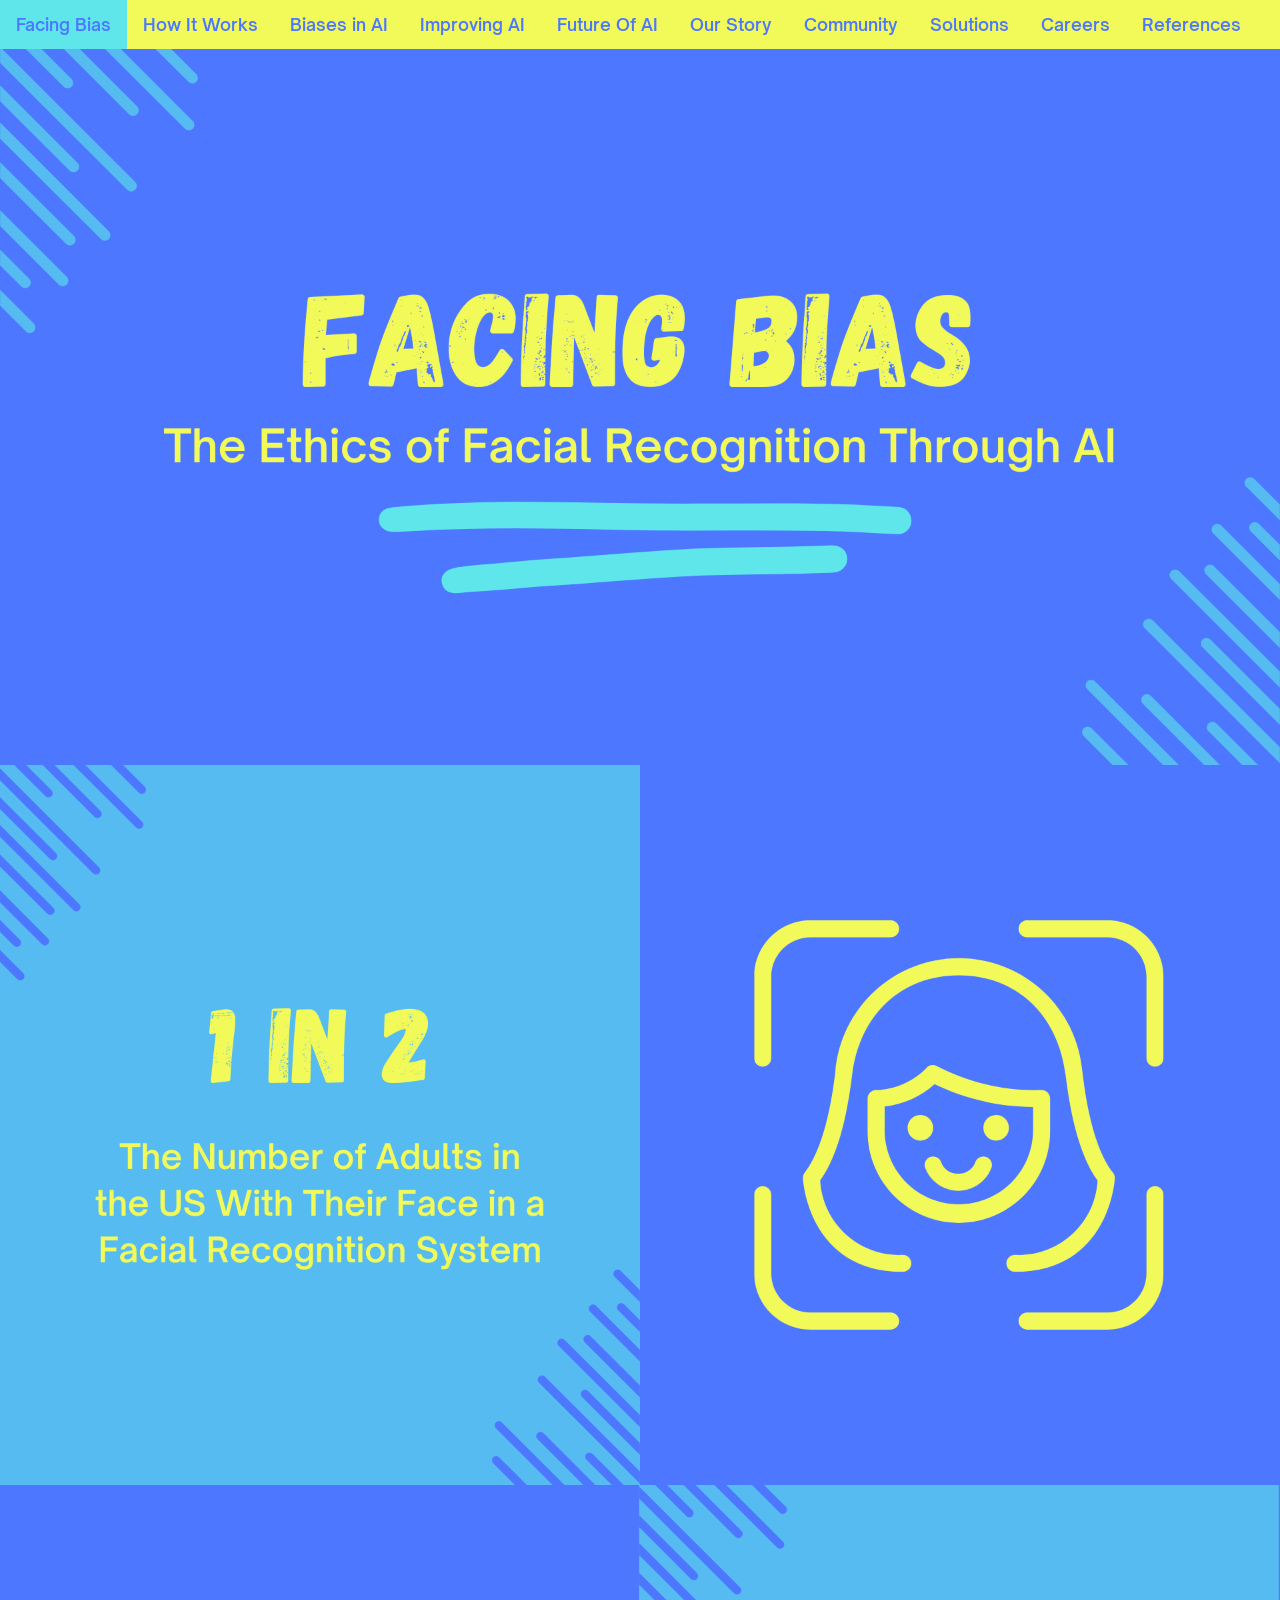
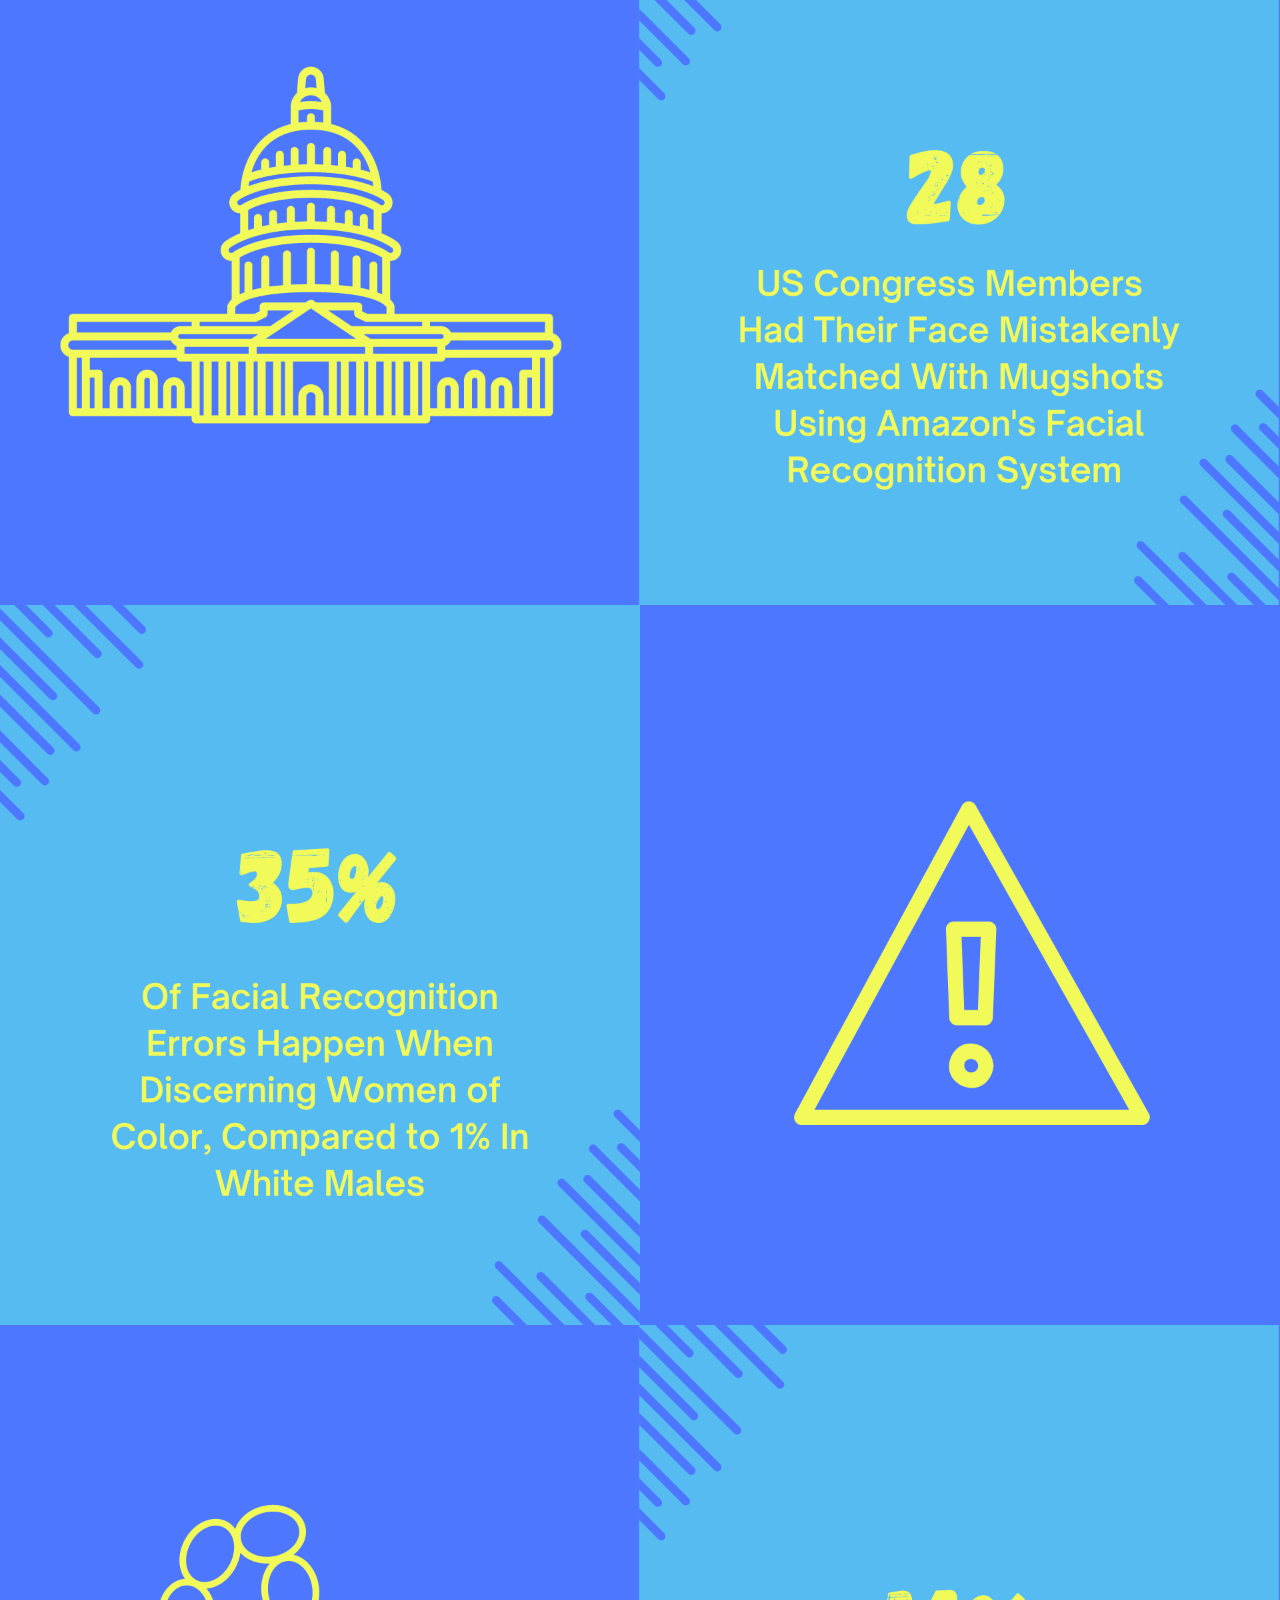
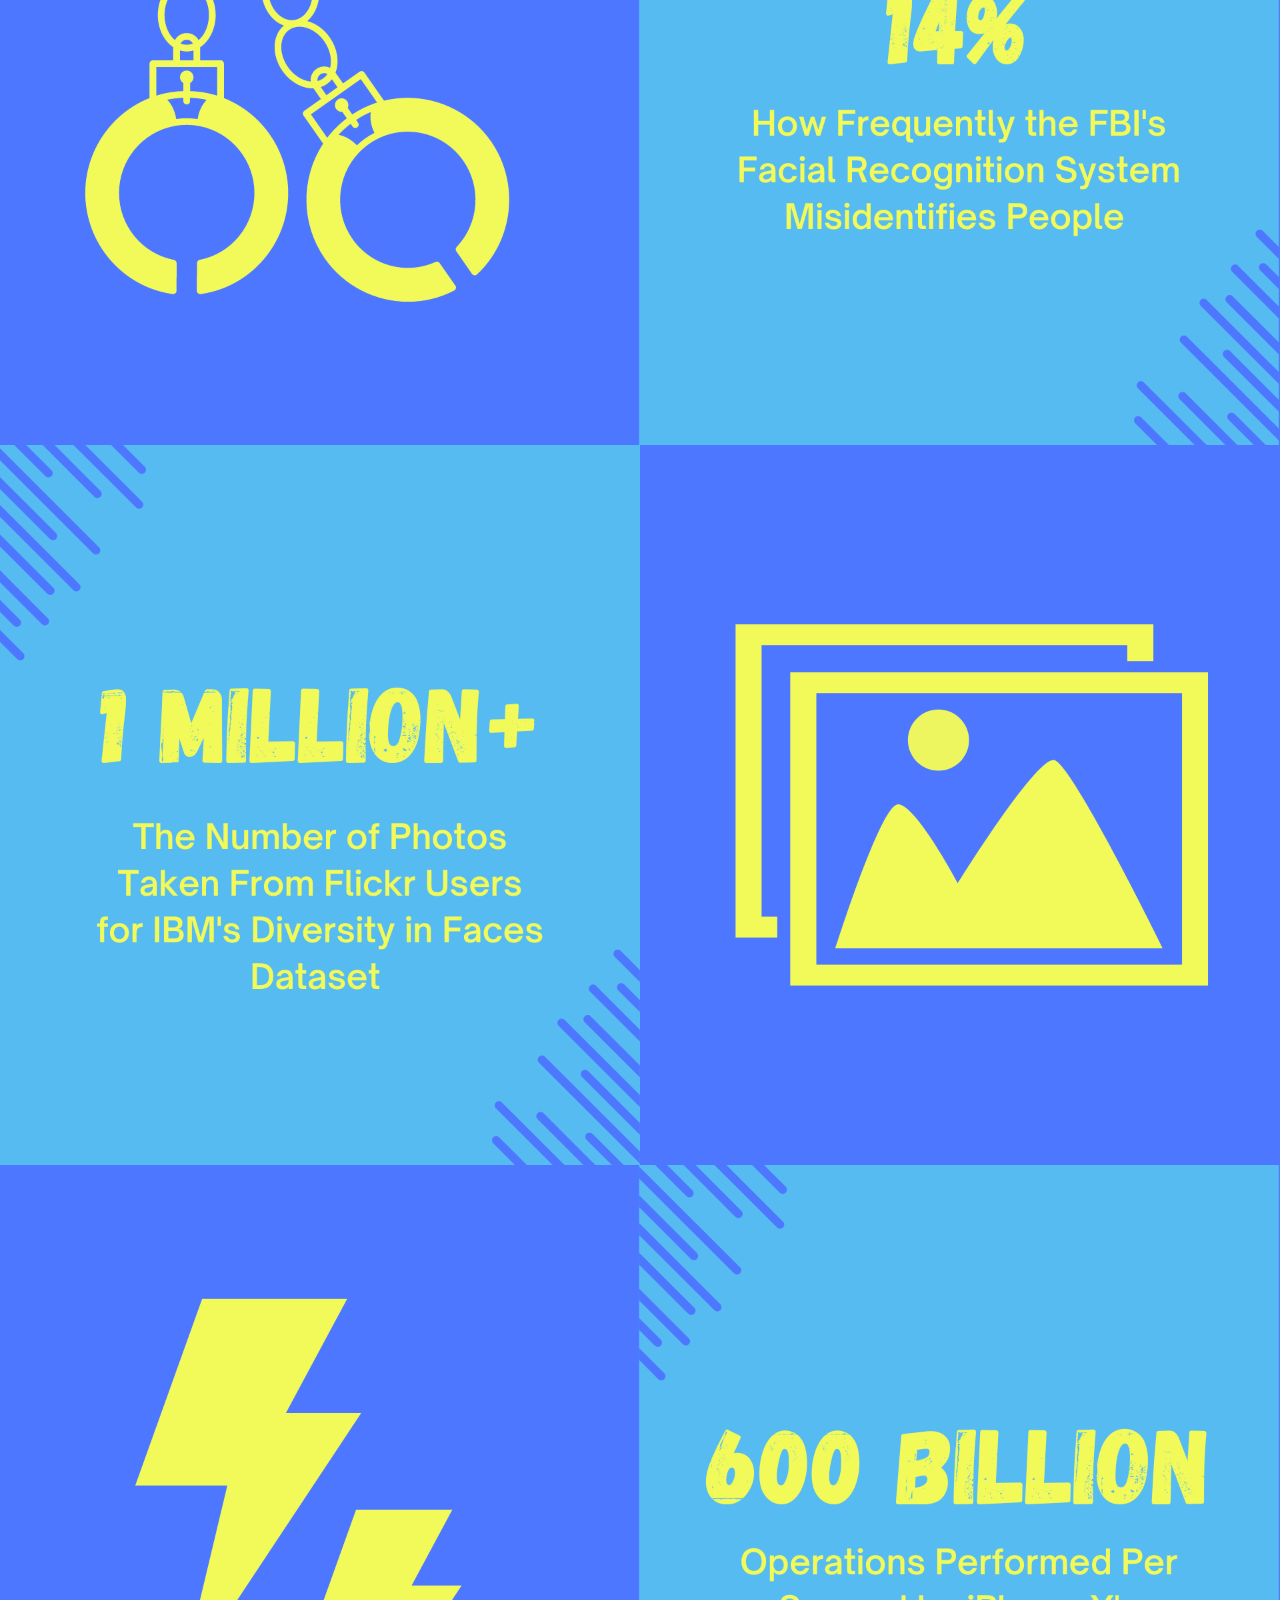
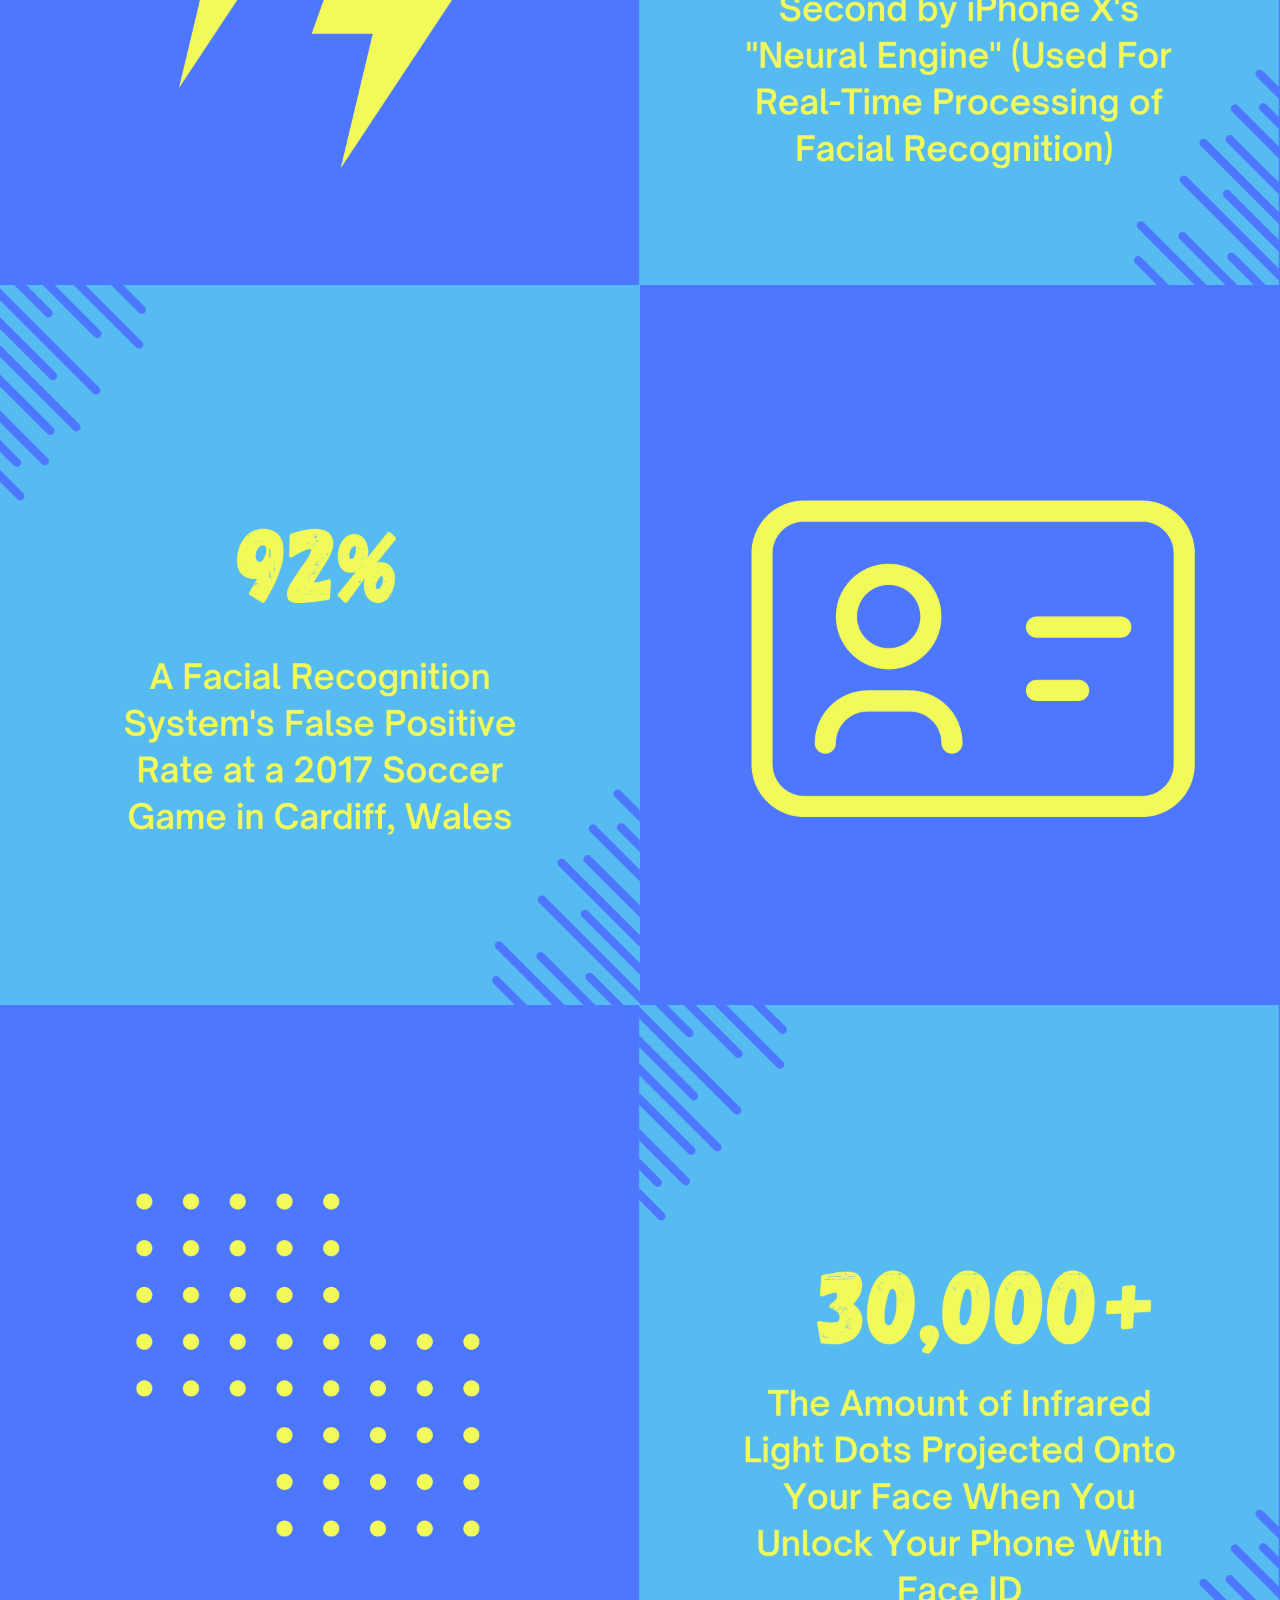
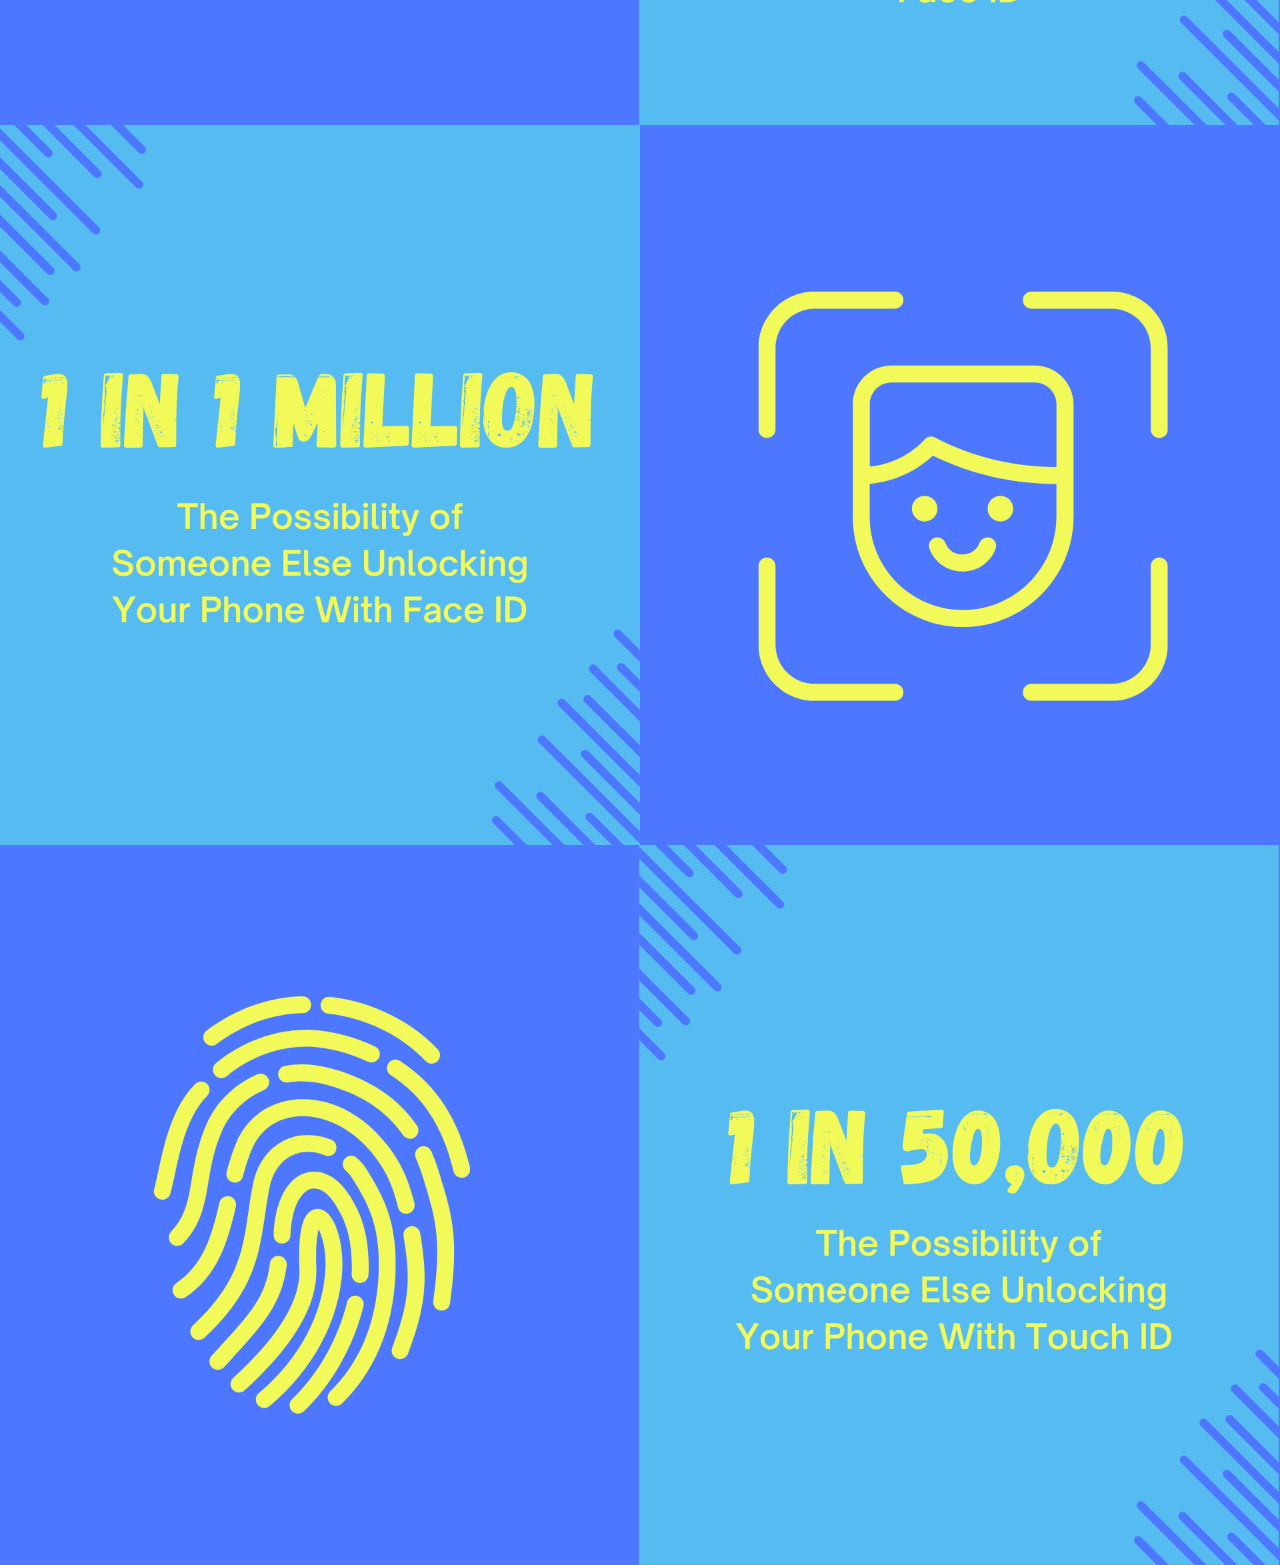
<file: index.html>
<!DOCTYPE html>
<html>

<head>
  <meta charset="utf-8">
  <meta name="viewport" content="width=device-width, initial-scale=1">

  <!--Fav Icon-->
  <link rel="icon" href="assets/humanizeAIFace.png" type="image/png"/>
  
  <!--Tab Name-->
  <title>Humanize AI</title>

  <!--Link Stylesheet-->
  <link href="style.css" rel="stylesheet" type="text/css" />
  
  <!--Link Fonts-->
  <link rel="preconnect" href="https://fonts.googleapis.com">
  <link rel="preconnect" href="https://fonts.gstatic.com" crossorigin>
  <link href="https://fonts.googleapis.com/css2?family=Commissioner:wght@500&display=swap" rel="stylesheet">

  <!--Link Nav Bar Menu Icon-->
  <link rel="stylesheet" href="https://cdnjs.cloudflare.com/ajax/libs/font-awesome/4.7.0/css/font-awesome.min.css">
</head>

<body>
  <!--Nav Bar-->
  <div class="navBar" id="globalNavBar">
    <a id="home" class="hoverUnderlineAnimation active" href="index.html">Facing Bias</a>
    <a class="hoverUnderlineAnimation" href="howItWorks.html">How It Works</a>
    <a class="hoverUnderlineAnimation" href="biasesInAI.html">Biases in AI</a>
    <a class="hoverUnderlineAnimation" href="improvingAI.html">Improving AI</a>
    <a class="hoverUnderlineAnimation" href="futureOfAI.html">Future Of AI</a>
    <a class="hoverUnderlineAnimation" href="ourStory.html">Our Story</a>
    <a class="hoverUnderlineAnimation" href="community.html">Community</a>
    <a class="hoverUnderlineAnimation" href="solutions.html">Solutions</a>
    <a class="hoverUnderlineAnimation" href="careers.html">Careers</a>
    <a class="hoverUnderlineAnimation" href="references.html">References</a>
    <a href="javascript:void(0);" class="icon" onclick="adjustNavBar()">
      <i class="fa fa-bars"></i>
    </a>
  </div>
  
  <!--Title-->
  <img class="topImage" src="assets/title.png" alt="Facing Bias: The Ethics of Facial Recognition Through AI" draggable="false">

  <!--Statistics-->
  <img src="assets/statistics1.png" alt="1 in 2: The number of adults in the US with their face in a facial recognition system." draggable="false">
  <img src="assets/statistics2.png" alt="28 US Congress members had their face mistakenly matched with mugshots using using Amazon's facial recognition system." draggable="false">
  <img src="assets/statistics3.png" alt="35% of facial recognition errors happen when discerning women of color,compared to 1% in white males." draggable="false">
  <img src="assets/statistics4.png" alt="14%: How frequently the FBI's facial recognition system misidentifies people." draggable="false">
  <img src="assets/statistics5.png" alt="1 Million+: The Number of photos taken from Flickr users for IBM's Diversity in Faces dataset." draggable="false">
  <img src="assets/statistics6.png" alt="600 Billion: Operations performed per second by iPhone X's Neural Engine (used for real-time processing of facial recognition)." draggable="false">
  <img src="assets/statistics7.png" alt="92%: A facial recognition system's false positive rate at a 2017 soccer game in Cardif, Wales." draggable="false">
  <img src="assets/statistics8.png" alt="30,000+: The amount of infared dots projected onto your face when you open your phone with Face ID." draggable="false">
  <img src="assets/statistics9.png" alt="1 in 1 Million: The possibility of someone else unlocking your phone with Face ID." draggable="false">
  <img src="assets/statistics10.png" alt="1 in 50,000: The possibility of someone else unlockign your phone with Touch ID." draggable="false">

  <!--Link JavaScript File-->
  <script src="script.js"></script>
</body>

</html>
</file>
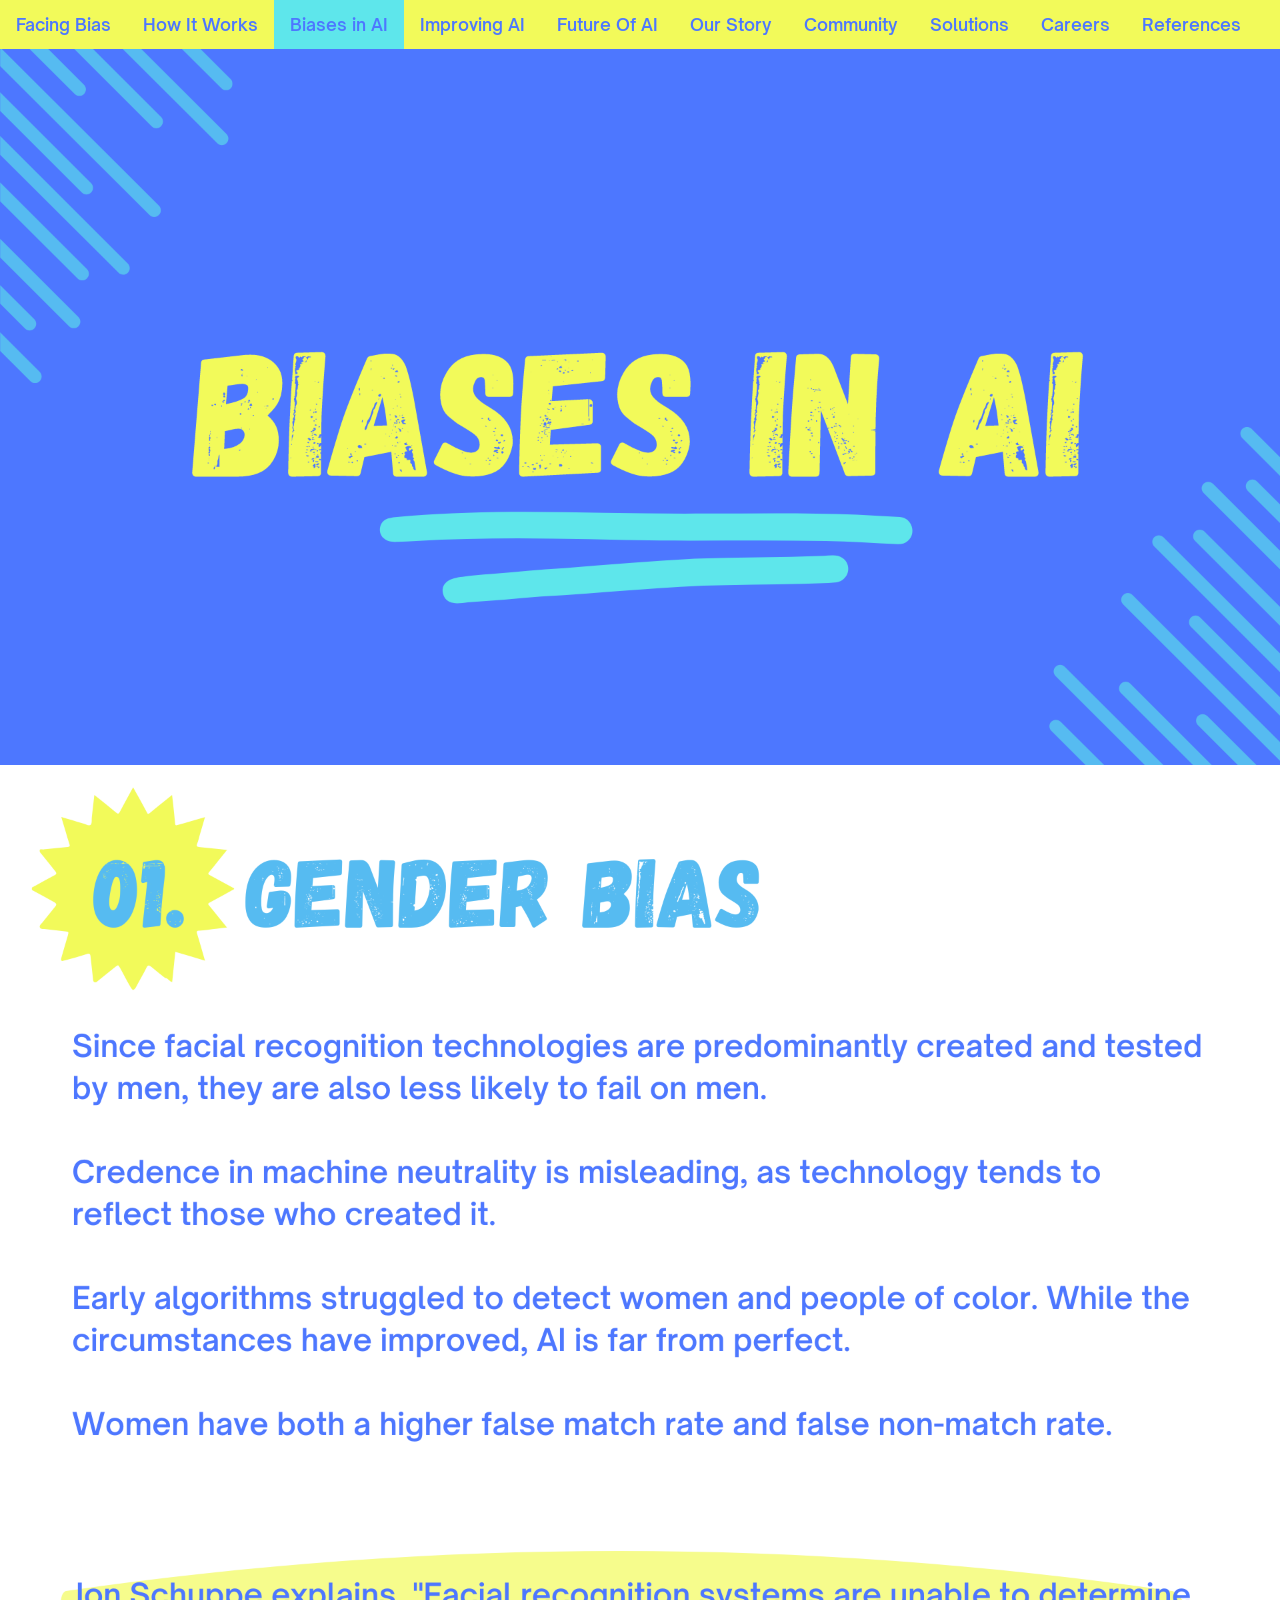
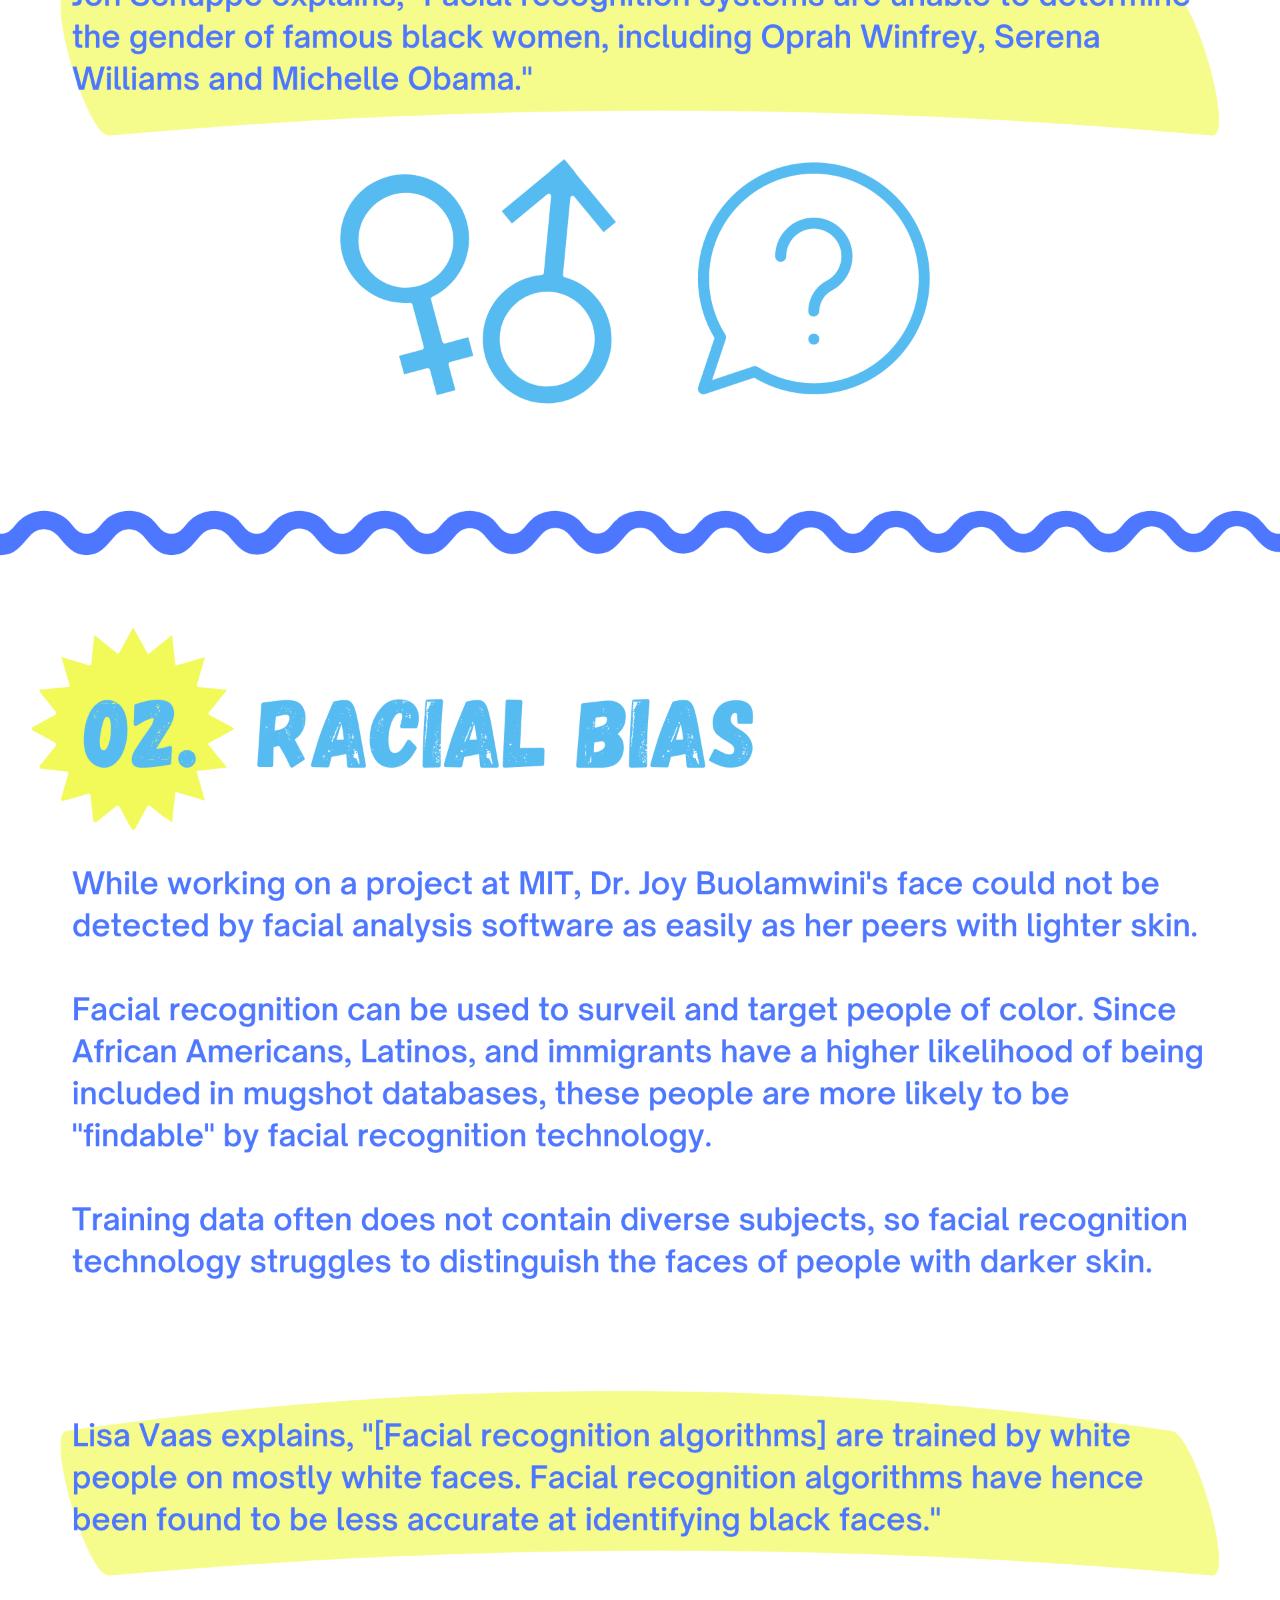
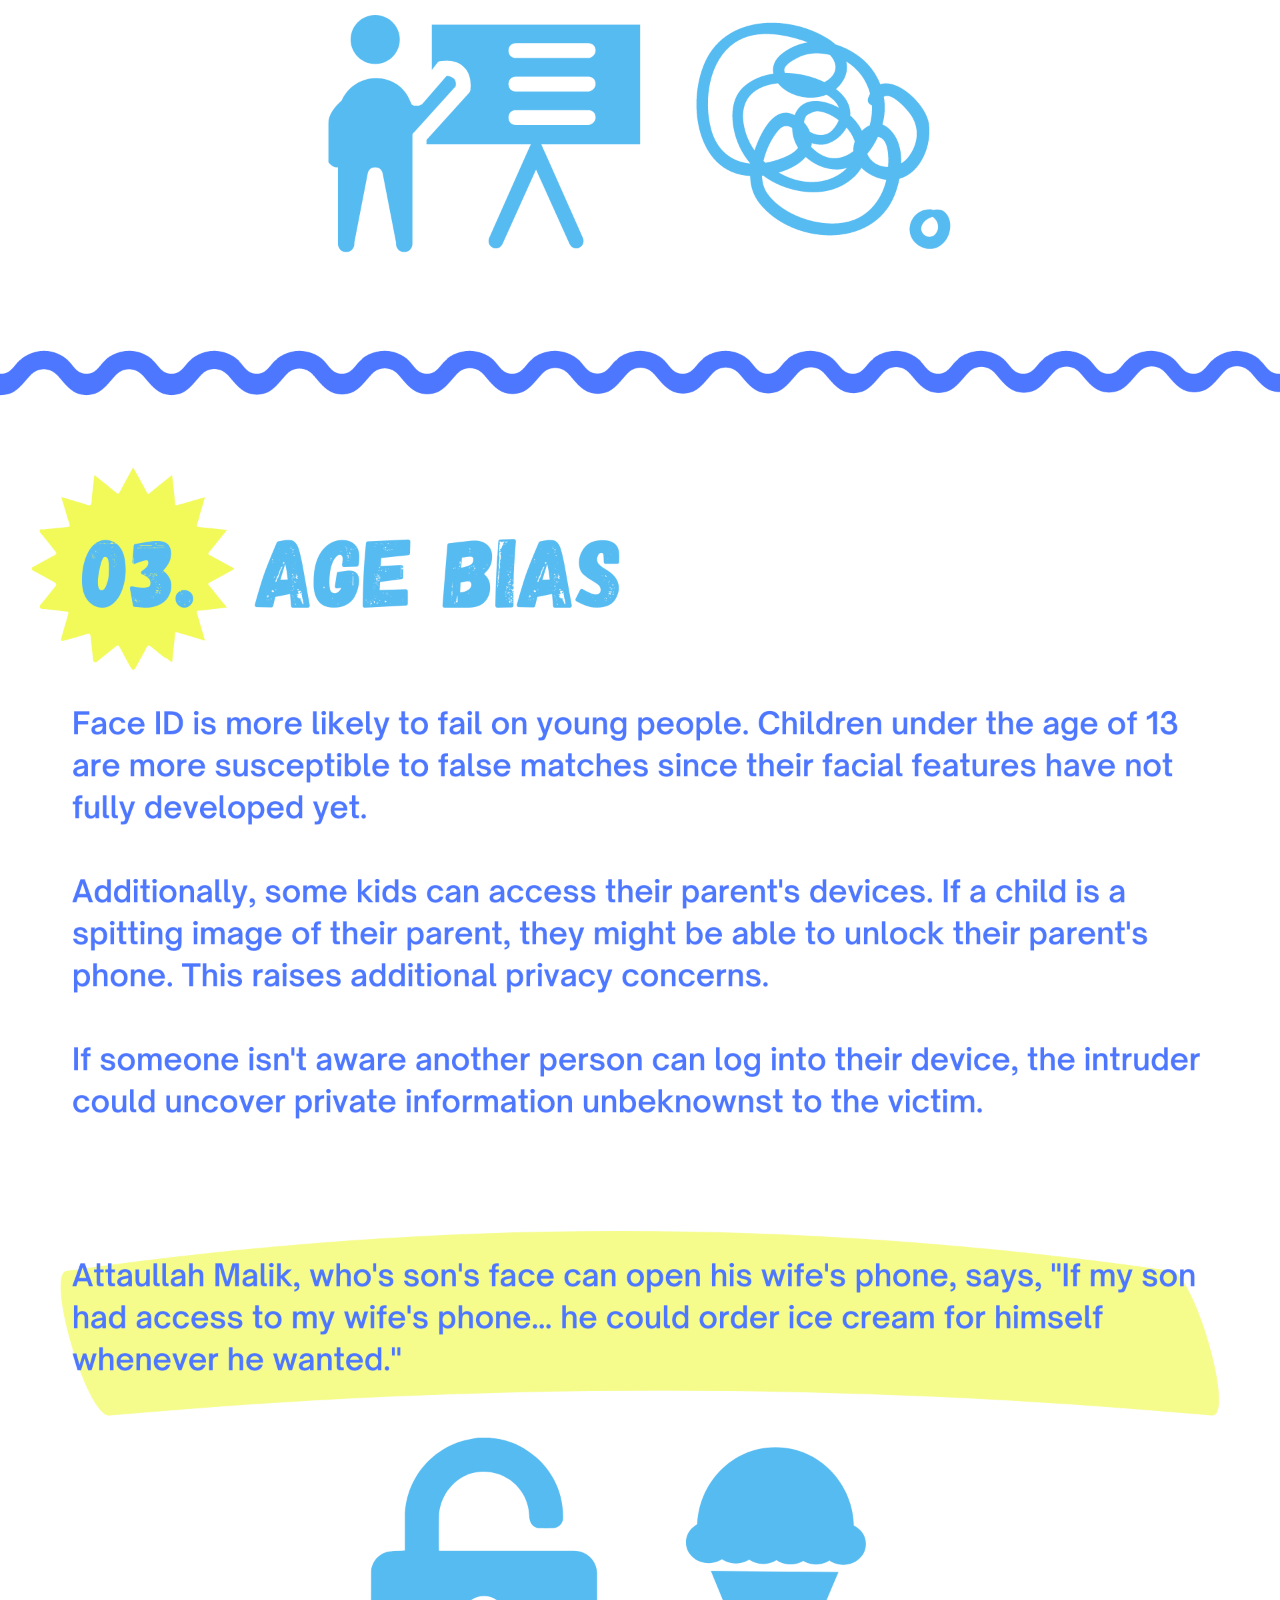
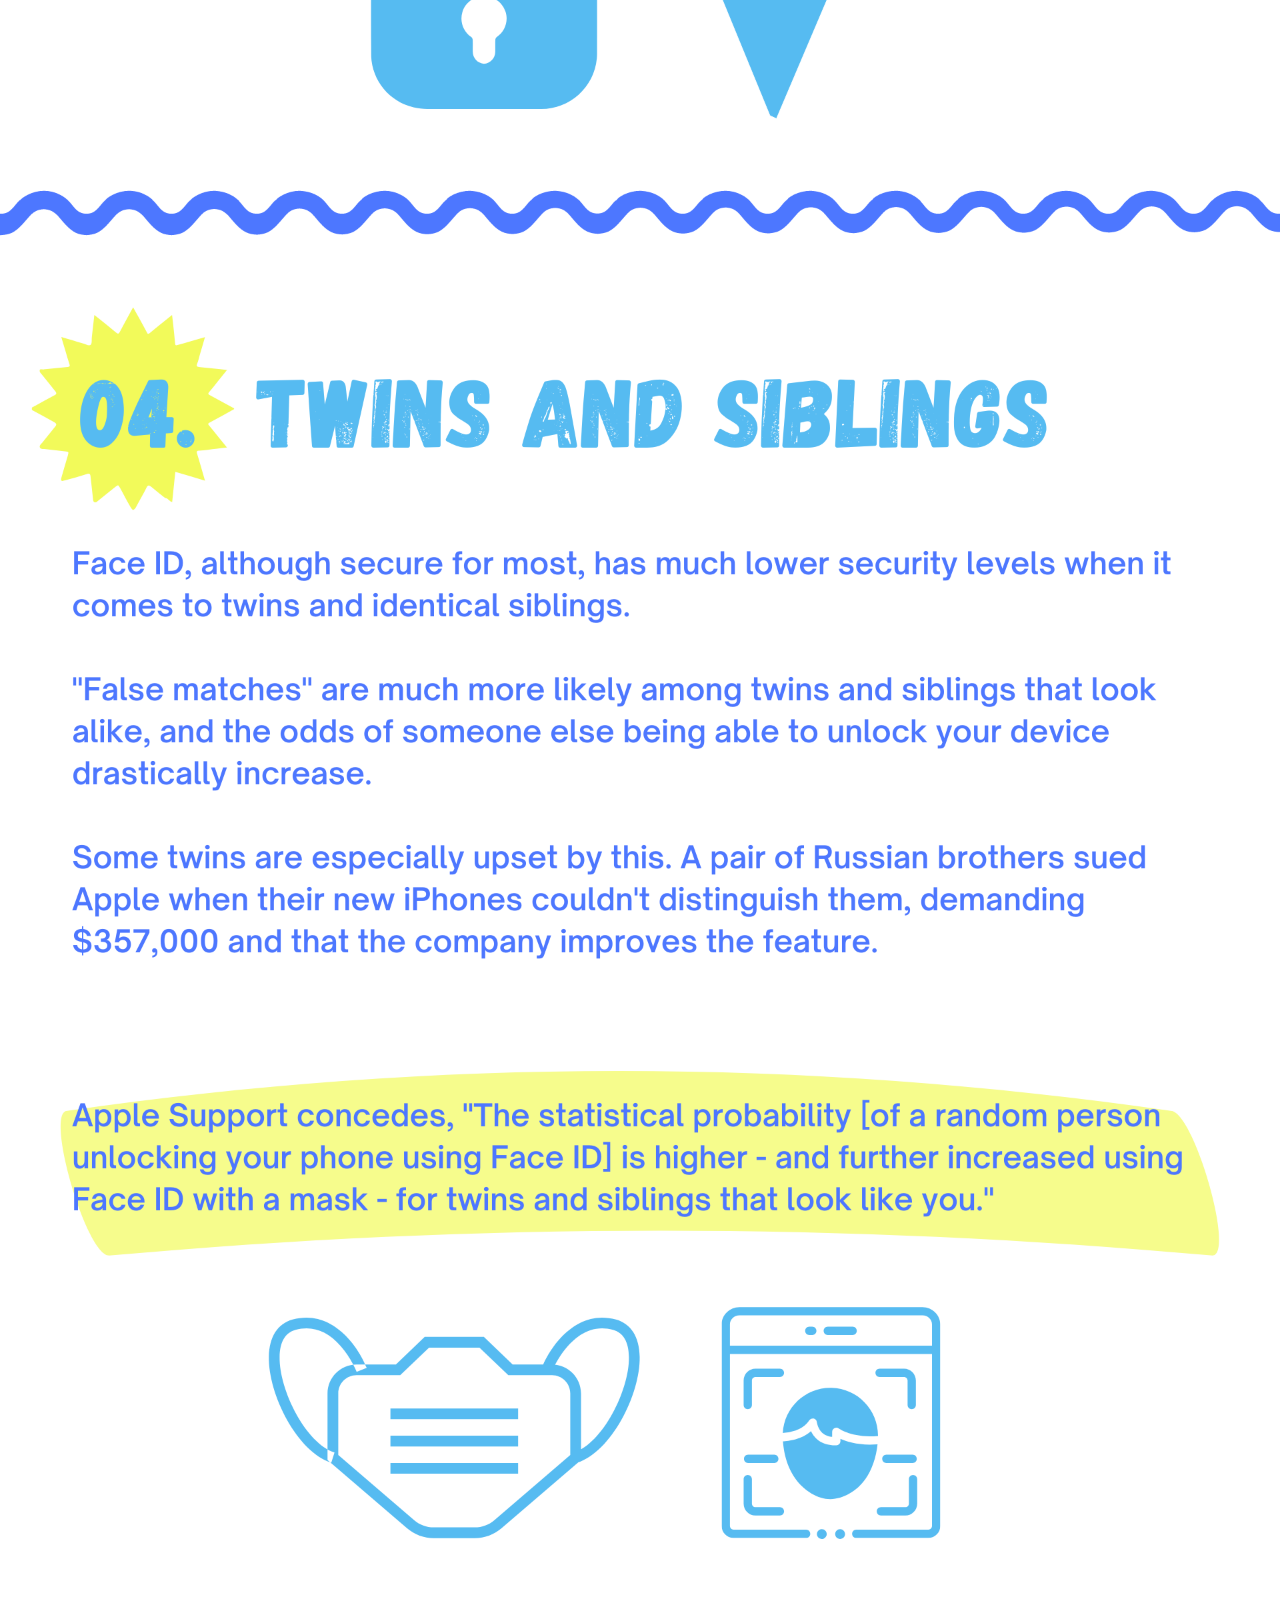
<file: biasesInAI.html>
<!DOCTYPE html>
<html>

<head>
  <meta charset="utf-8">
  <meta name="viewport" content="width=device-width, initial-scale=1">

  <!--Fav Icon-->
  <link rel="icon" href="assets/humanizeAIFace.png" type="image/png"/>
  
  <!--Tab Name-->
  <title>Humanize AI</title>
  
  <!--Link Stylesheet-->
  <link href="style.css" rel="stylesheet" type="text/css" />
  
  <!--Link Fonts-->
  <link rel="preconnect" href="https://fonts.googleapis.com">
  <link rel="preconnect" href="https://fonts.gstatic.com" crossorigin>
  <link href="https://fonts.googleapis.com/css2?family=Commissioner:wght@500&display=swap" rel="stylesheet">

  <!--Link Nav Bar Menu Icon-->
  <link rel="stylesheet" href="https://cdnjs.cloudflare.com/ajax/libs/font-awesome/4.7.0/css/font-awesome.min.css">
</head>

<body>
  <!--Nav Bar-->
  <div class="navBar" id="globalNavBar">
    <a class="hoverUnderlineAnimation" href="index.html">Facing Bias</a>
    <a class="hoverUnderlineAnimation" href="howItWorks.html">How It Works</a>
    <a class="hoverUnderlineAnimation active" href="biasesInAI.html">Biases in AI</a>
    <a class="hoverUnderlineAnimation" href="improvingAI.html">Improving AI</a>
    <a class="hoverUnderlineAnimation" href="futureOfAI.html">Future Of AI</a>
    <a class="hoverUnderlineAnimation" href="ourStory.html">Our Story</a>
    <a class="hoverUnderlineAnimation" href="community.html">Community</a>
    <a class="hoverUnderlineAnimation" href="solutions.html">Solutions</a>
    <a class="hoverUnderlineAnimation" href="careers.html">Careers</a>
    <a class="hoverUnderlineAnimation" href="references.html">References</a>
    <a href="javascript:void(0);" class="icon" onclick="adjustNavBar()">
      <i class="fa fa-bars"></i>
    </a>
  </div>

  <!--Header-->
  <img class="topImage" src="assets/biasesHeader.png" alt="Biases In AI" draggable="false">

  <!--Gender Bias Info-->
  <img src="assets/genderBias.png" alt="1) Gender Bias: Since facial recognition technologies are predominantly created and tested by men, they are also less likely to fail on men. Credence in machine neutrality is misleading, as technology tends to reflect those who created it. Early algorithms struggled to detect women and people of color. While the circumstances have improved, Al is far from perfect. Women have both a higher false match rate and false non-match rate." draggable="false">
  
  <!--Gender Bias Quote-->
  <img src="assets/genderBiasQuote.png" alt="Jon Schuppe explains, '[Joy Buolamwini] has also showed that facial recognition systems are unable to determine the gender of famous black women, including Oprah Winfrey, Serena Williams and Michelle Obama.'" draggable="false">

  <!--Racial Bias Info-->
  <img src="assets/racialBias.png" alt="2) Racial Bias: While working on a project at MIT, Dr. Joy Buolamwini's face could not be detected by facial analysis software as easily as her peers with lighter skin. Facial recognition can be used to surveil and target people of color. Since African Americans, Latinos, and immigrants have a higher likelihood of being included in mugshot databases, these people are more likely to be 'findable' by facial recognition technology. Training data often does not contain diverse subjects, so facial recognition technology struggles to distinguish the faces of people with darker skin." draggable="false">

  <!--Racial Bias Quote-->
  <img src="assets/racialBiasQuote.png" alt="Lisa Vaas explains, '[Facial recognition algorithms] are trained by white people on mostly white faces. Facial recognition algorithms have hence been found to be less accurate at identifying black faces.'" draggable="false">

  <!--Age Bias Info-->
  <img src="assets/ageBias.png" alt="3) Age Bias: Face ID is more likely to fail on young people. Children under the age of 13 are more susceptible to false matches since their facial features have not fully developed yet. Additionally, some kids can access their parent's devices. If a child is a spitting image of their parent, they might be able to unlock their parent's phone. This raises additional privacy concerns.If someone isn't aware another person can log into their device, the intruder could uncover private information unbeknownst to the victim." draggable="false">

  <!--Age Bias Quote-->
  <img src="assets/ageBiasQuote.png" alt="Attaullah Malik, who's son's face can open his wife's phone, says, 'If my son had access to my wife's phone…. he could order ice cream for himself whenever he wanted.'" draggable="false">

  <!--Twins and Siblings Bias Info-->
  <img src="assets/twinBias.png" alt="4) Twins and Siblings: Face ID, although secure for most, has much lower security levels when it comes to twins and identical siblings. 'False matches' are much more likely among twins and siblings that look alike, and the odds of someone else being able to unlock your device drastically increase. Some twins are especially upset by this. A pair of Russian brothers sued Apple when their new iPhones couldn't distinguish them, demanding $357,000 and that the company improves the feature." draggable="false">

  <!--Twins and Siblings Bias Quote-->
  <img src="assets/twinBiasQuote.png" alt="Apple Support concedes, 'The statistical probability [of a random person unlocking your phone using Face ID] is higher - and further increased using Face ID with a mask - for twins and siblings that look like you.'" draggable="false">
  
  <!--Link JavaScript File-->
  <script src="script.js"></script>
</body>

</html>
</file>
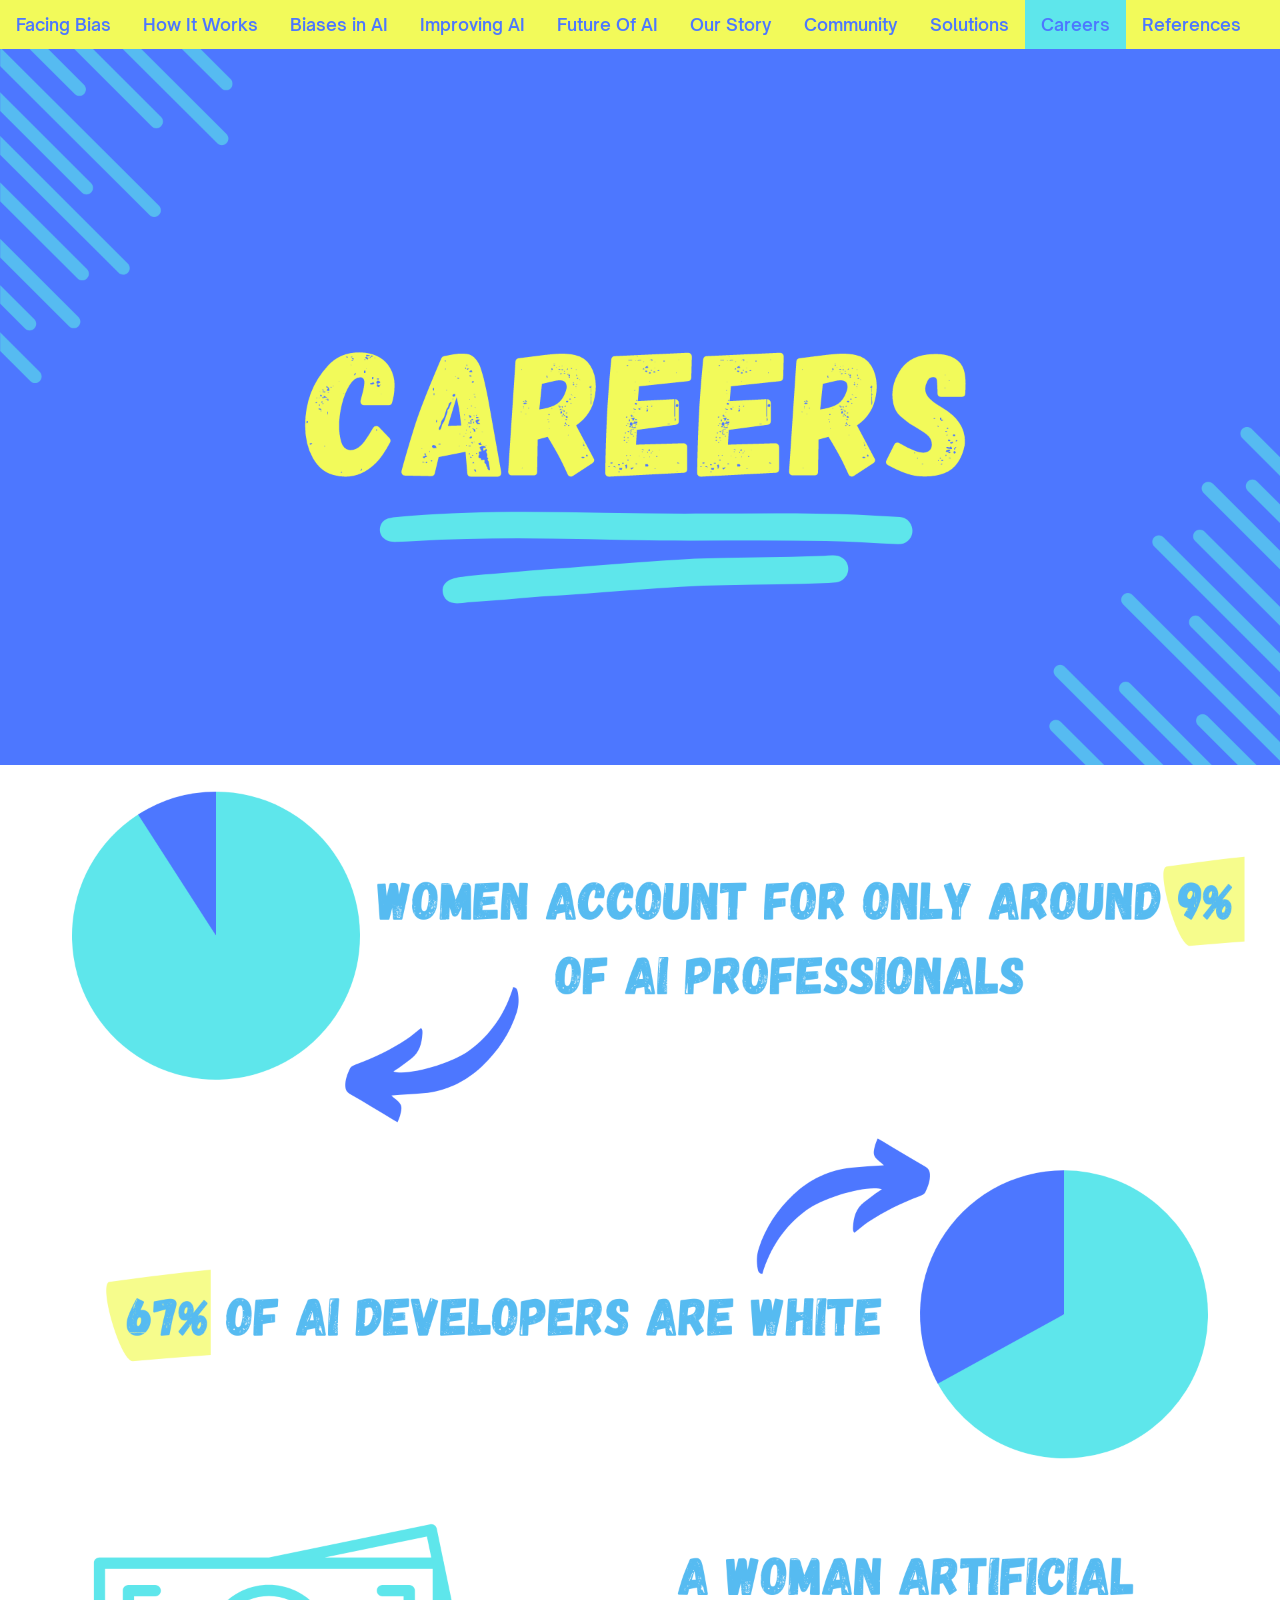
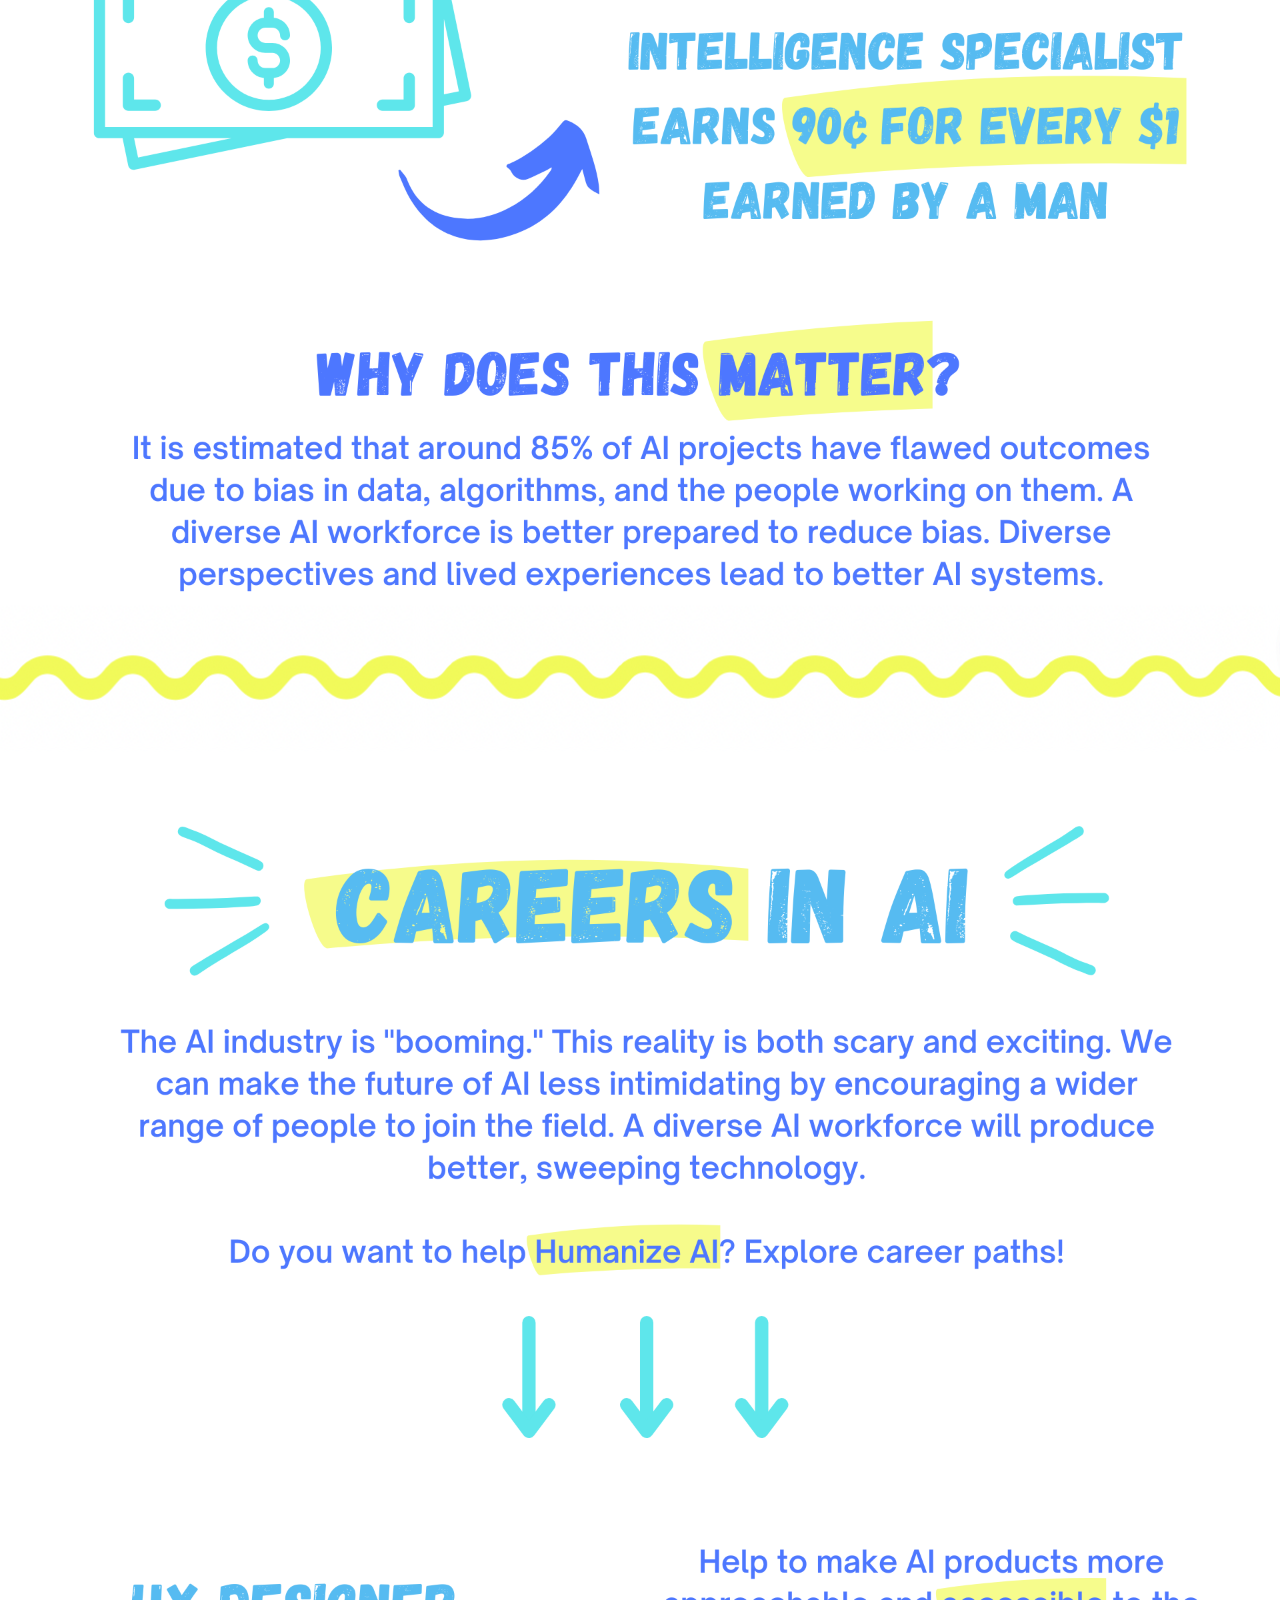
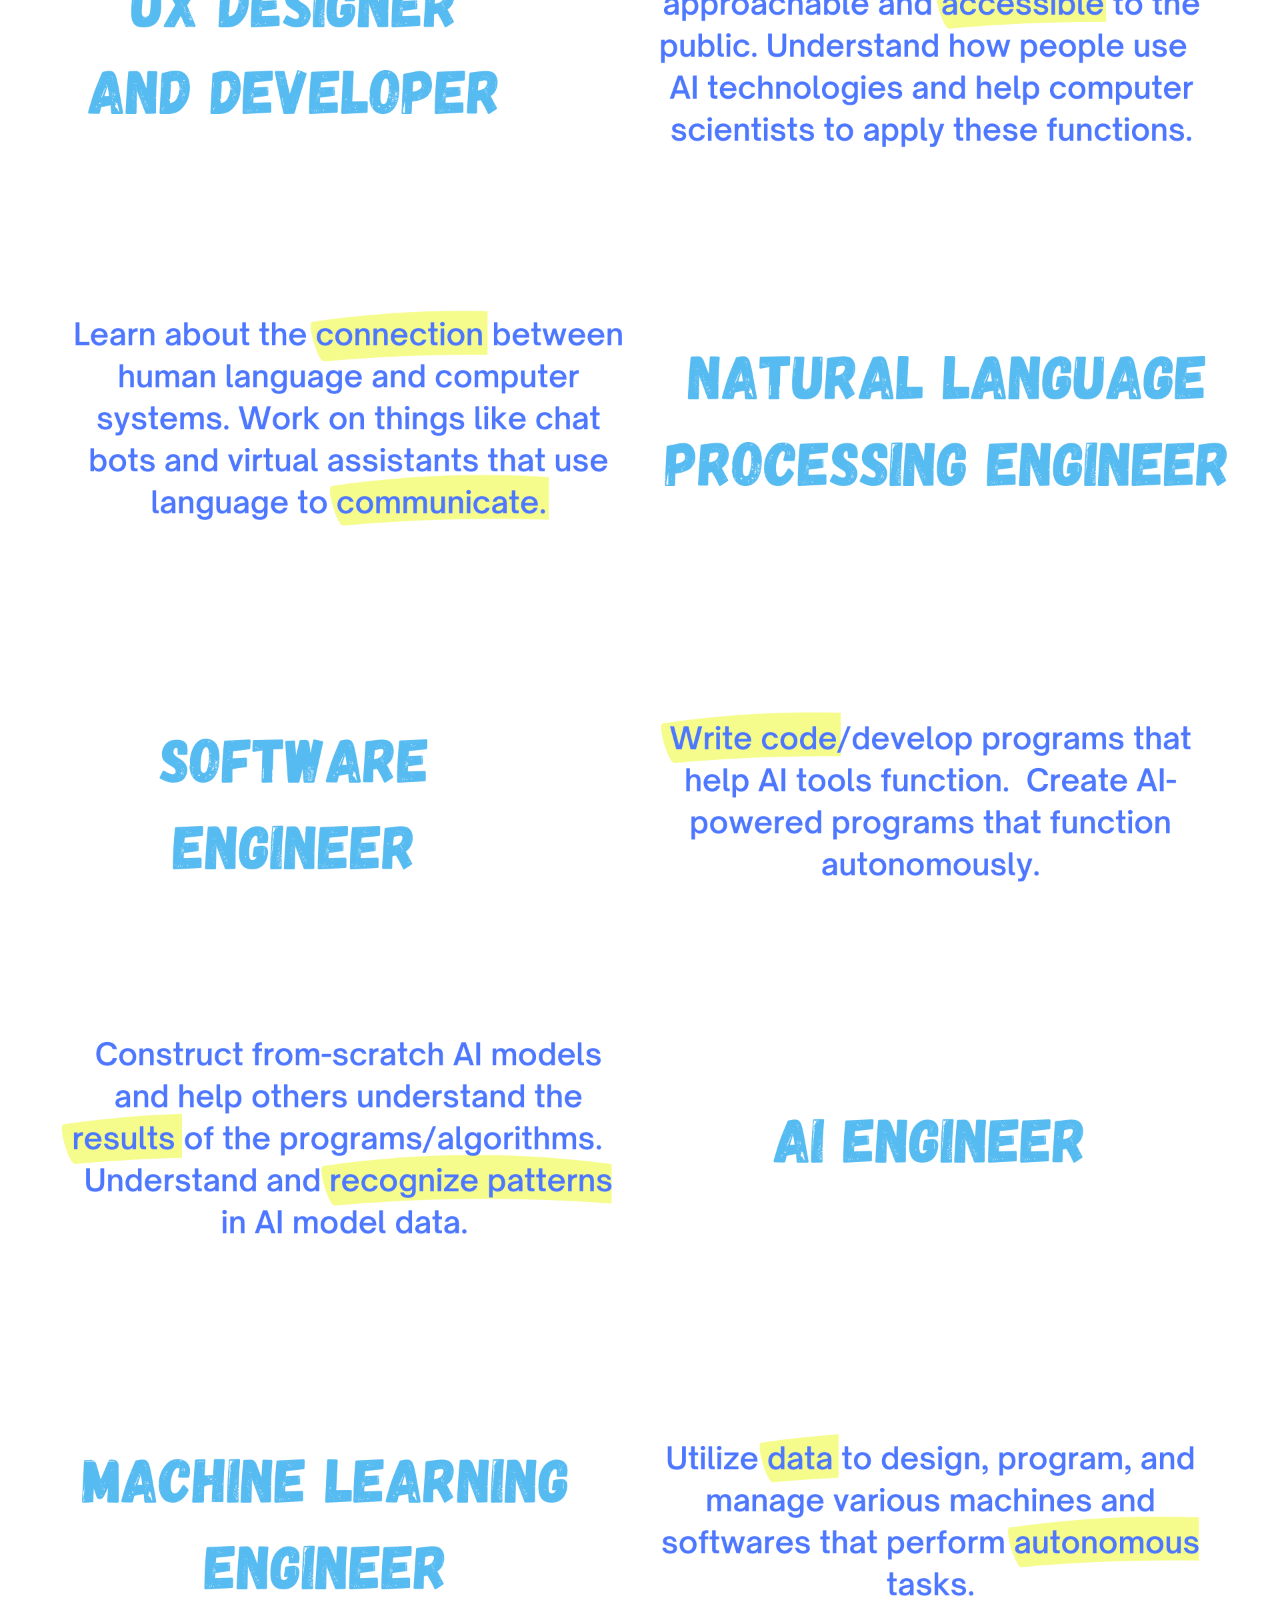
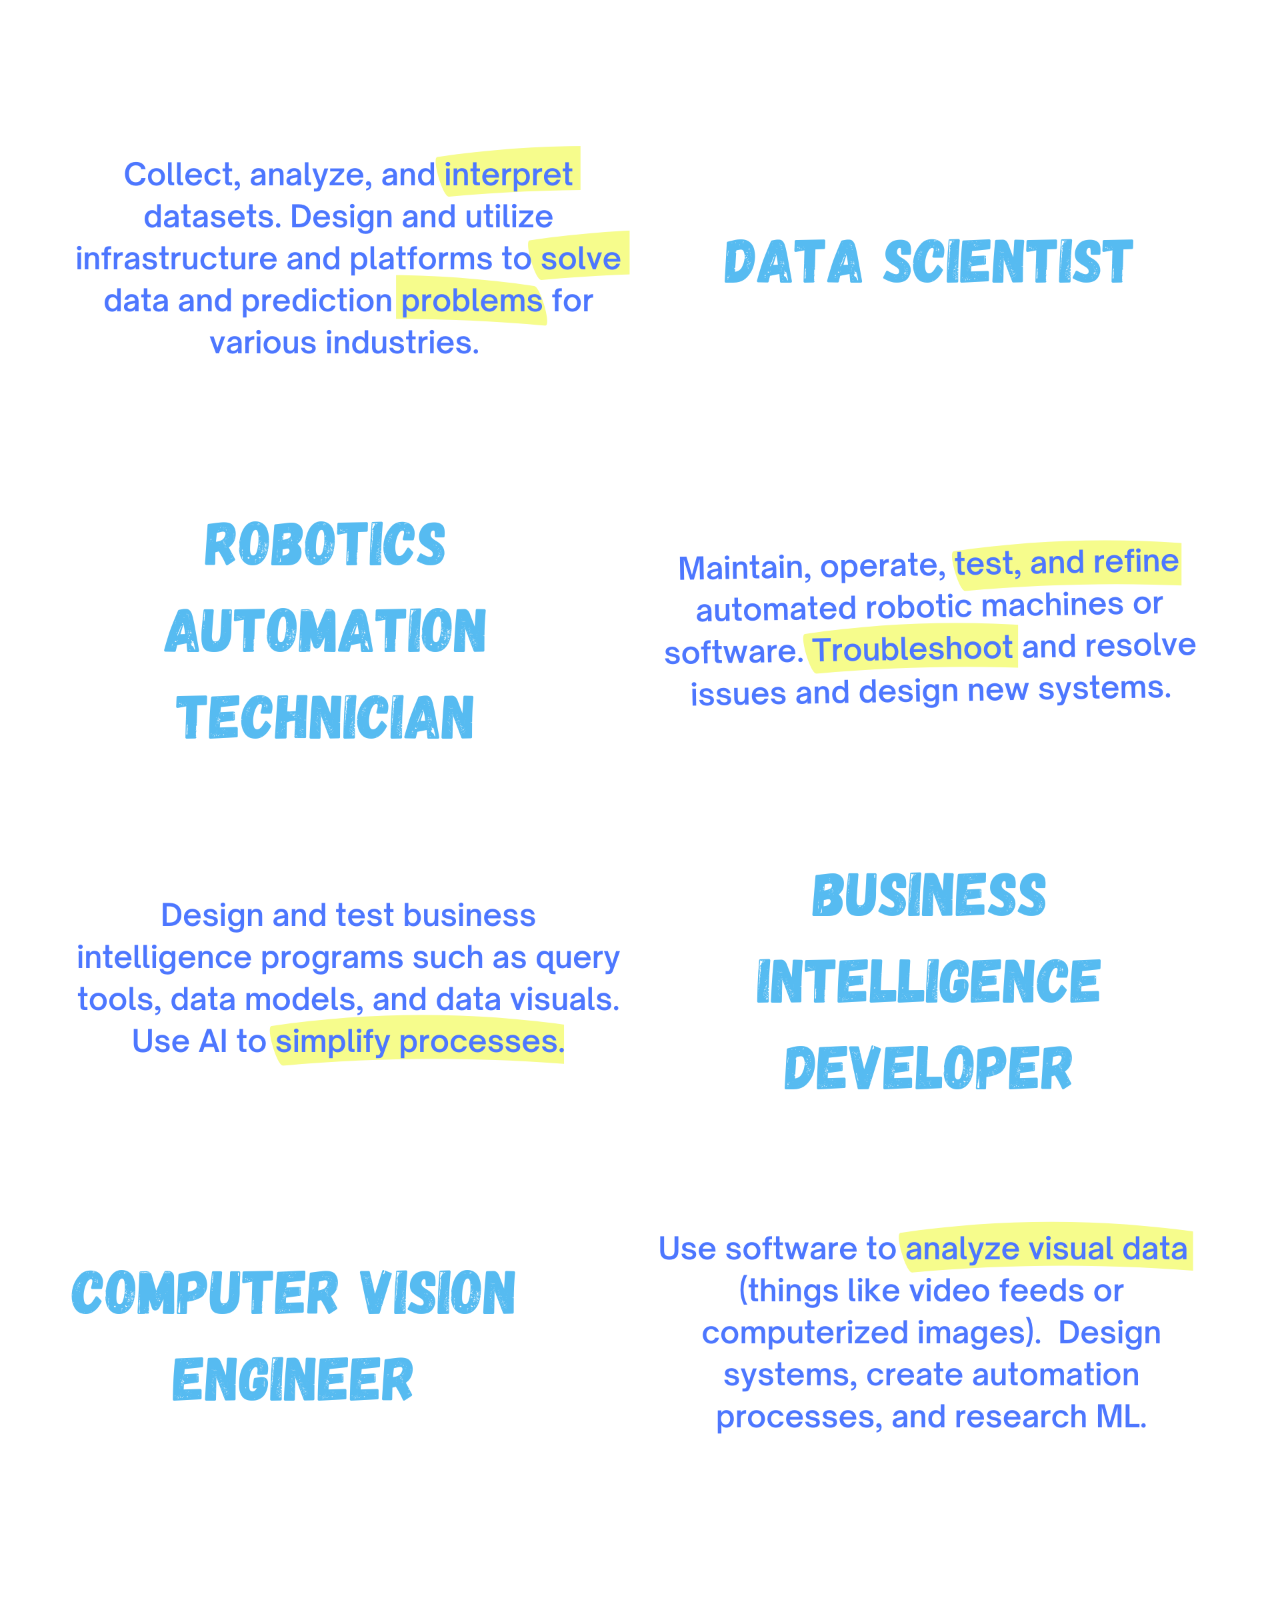
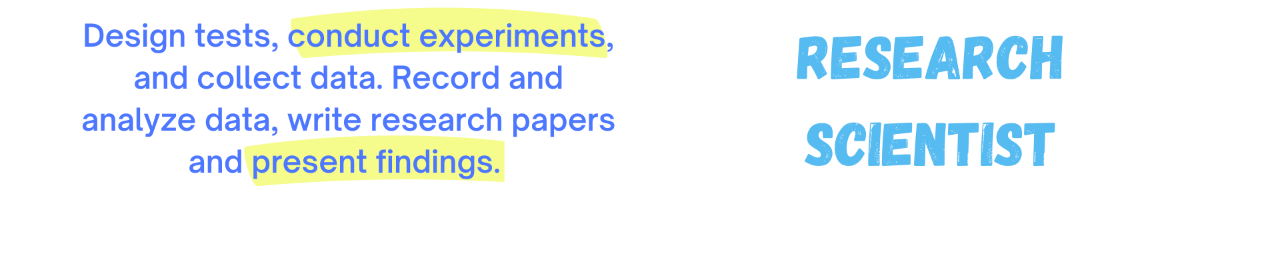
<file: careers.html>
<!DOCTYPE html>
<html>

<head>
  <meta charset="utf-8">
  <meta name="viewport" content="width=device-width, initial-scale=1">

  <!--Fav Icon-->
  <link rel="icon" href="assets/humanizeAIFace.png" type="image/png"/>
  
  <!--Tab Name-->
  <title>Humanize AI</title>
  
  <!--Link Stylesheet-->
  <link href="style.css" rel="stylesheet" type="text/css" />
  
  <!--Link Fonts-->
  <link rel="preconnect" href="https://fonts.googleapis.com">
  <link rel="preconnect" href="https://fonts.gstatic.com" crossorigin>
  <link href="https://fonts.googleapis.com/css2?family=Commissioner:wght@500&display=swap" rel="stylesheet">

  <!--Link Nav Bar Menu Icon-->
  <link rel="stylesheet" href="https://cdnjs.cloudflare.com/ajax/libs/font-awesome/4.7.0/css/font-awesome.min.css">
</head>

<body>
  <!--Nav Bar-->
  <div class="navBar" id="globalNavBar">
    <a class="hoverUnderlineAnimation" href="index.html">Facing Bias</a>
    <a class="hoverUnderlineAnimation" href="howItWorks.html">How It Works</a>
    <a class="hoverUnderlineAnimation" href="biasesInAI.html">Biases in AI</a>
    <a class="hoverUnderlineAnimation" href="improvingAI.html">Improving AI</a>
    <a class="hoverUnderlineAnimation" href="futureOfAI.html">Future Of AI</a>
    <a class="hoverUnderlineAnimation" href="ourStory.html">Our Story</a>
    <a class="hoverUnderlineAnimation" href="community.html">Community</a>
    <a class="hoverUnderlineAnimation" href="solutions.html">Solutions</a>
    <a class="hoverUnderlineAnimation active" href="careers.html">Careers</a>
    <a class="hoverUnderlineAnimation" href="references.html">References</a>
    <a href="javascript:void(0);" class="icon" onclick="adjustNavBar()">
      <i class="fa fa-bars"></i>
    </a>
  </div>
  
  <!--Header-->
  <img class="topImage" src="assets/careersHeader.png" alt="Careers" draggable="false">

  <!--Career Statistics-->
  <img src="assets/careerStatistics1.png" alt="Women account for only around 9% of AI professionals. 67% of AI developers are white." draggable="false">
  <img src="assets/careerStatistics2.png" alt="Gender Pay Gap in AI: A woman artificIal intelligence specialist earns 90¢ for every $1 earned by a man. Why Does this matter? It is estimated that around 85% of AI projects have flawed outcomes due to bias in data, algorithms, and the people working on them. A diverse AI workforce is better prepared to reduce bias. Diverse perspectives and lived experiences lead to better AI systems." draggable="false">
  <img src="assets/divider.png" draggable="false">
  
  <!--Careers-->
  <img src="assets/careersExplanation.png" alt="Careers in AI: The AI industry is 'booming.' This reality is both scary and exciting. We can make the future of AI less intimidating by encouraging a wider range of people to join the field. A diverse AI workforce will produce better, sweeping technology. Do you want to help Humanize AI? Explore career paths!" draggable="false">
  <img src="assets/careers1.png" alt="UX Designer and Developer: Help to make AI products more approachable and accessible to the public. Understand how people use  AI technologies and help computer scientists to apply these functions. Natural Language Processing Engineer: Learn about the connection between human language and computer systems. Work on things like chat bots and virtual assistants that use language to communicate." draggable="false">
  <img src="assets/careers2.png" alt="Software Engineer: Write code/develop programs that help AI tools function.  Create AI-powered programs that function autonomously. AI Engineer: Construct from-scratch AI models and help others understand the results of the programs/algorithms.   Understand and recognize patterns in AI model data." draggable="false">
  <img src="assets/careers3.png" alt="Machine Learning Engineer: Utilize data to design, program, and manage various machines and softwares that perform autonomous tasks. Data Scientist: Collect, analyze, and interpret datasets. Design and utilize infrastructure and platforms to solve data and prediction problems for various industries." draggable="false">
  <img src="assets/careers4.png" alt="Robotics Automation Technician: Maintain, operate, test and refine automated robotic machines or software. Troubleshoot and resolve issues and design new systems. Business Intelligence Developer: Design and test business intelligence programs such as query tools, data models, and data visuals. Use AI to simplify processes." draggable="false">
  <img src="assets/careers5.png" alt="Computer Vision Engineer: Use software to analyze visual data  (things like video feeds or computerized images).  Research Scientist: Design systems, create automation processes, and research ML. Design tests, conduct experiments, and collect data. Record and analyze data, write research papers and present findings." draggable="false">
  
  <!--Link JavaScript File-->
  <script src="script.js"></script>
</body>

</html>
</file>
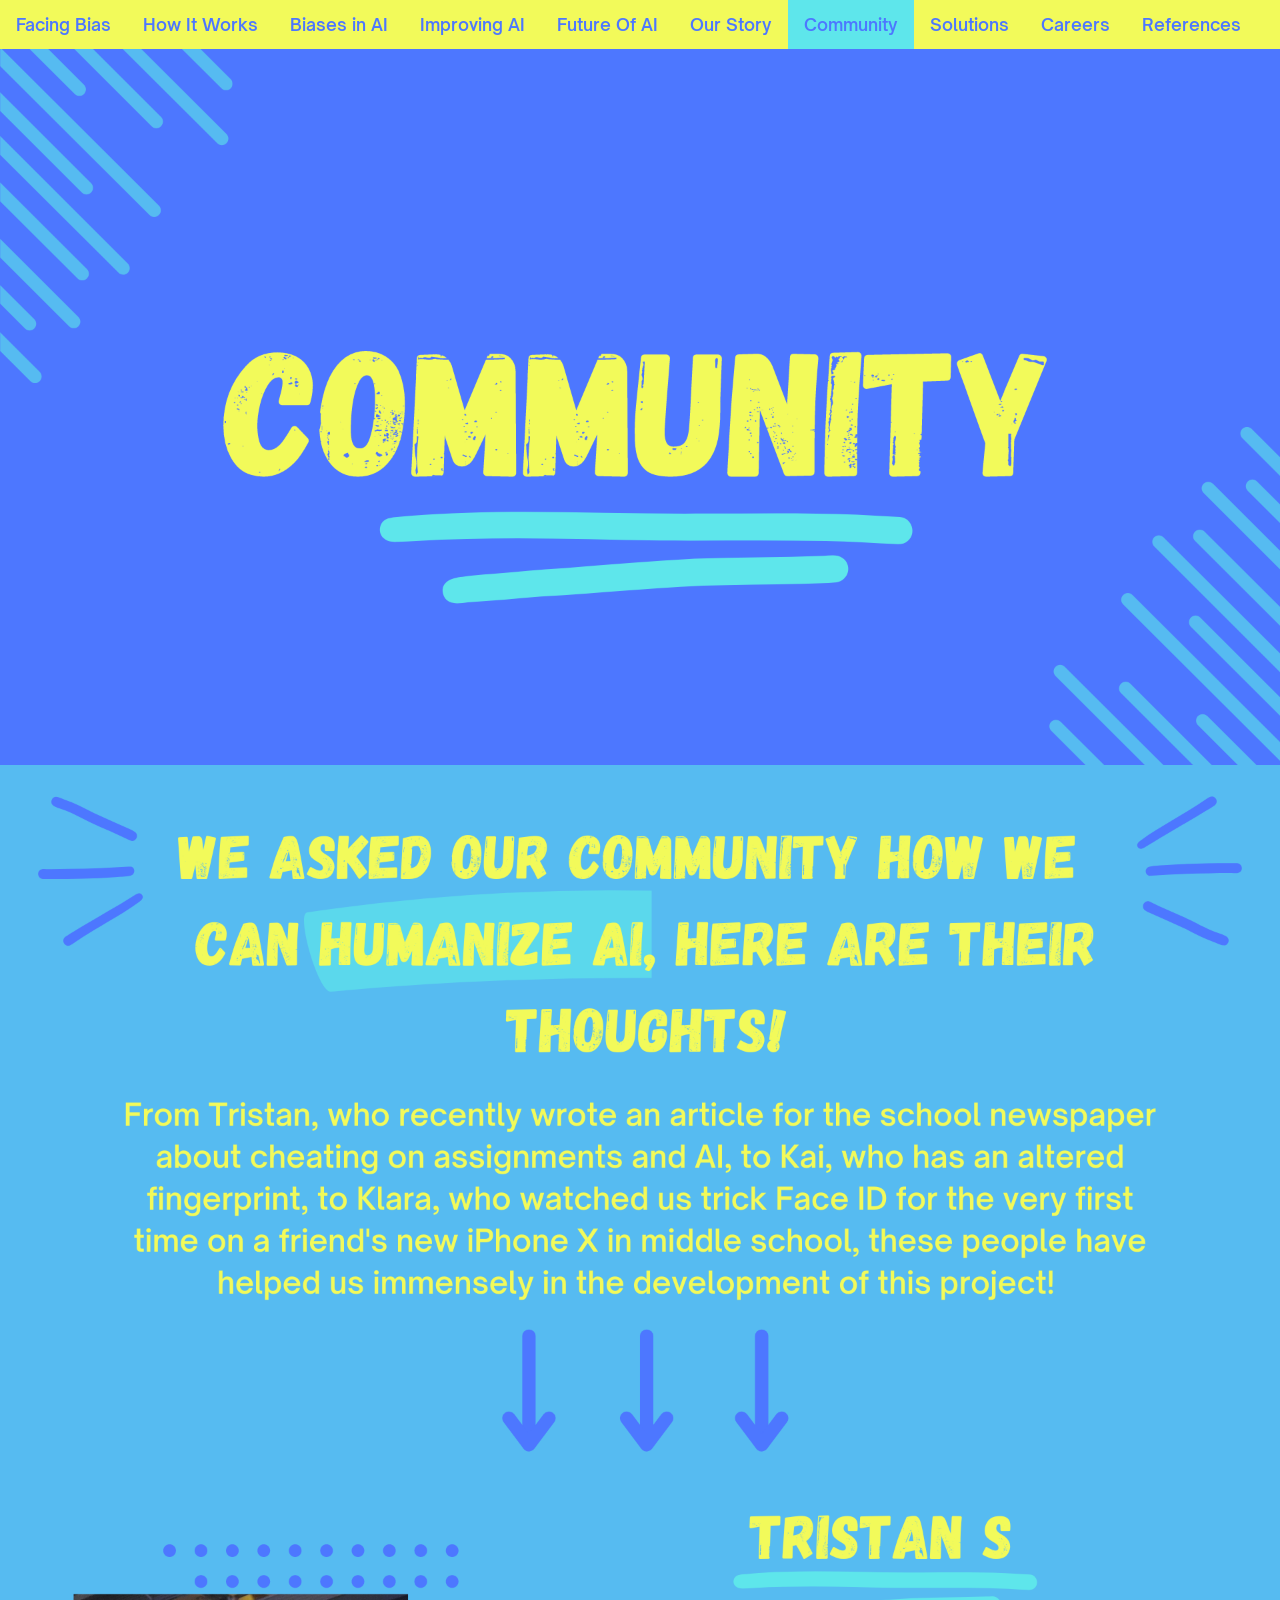
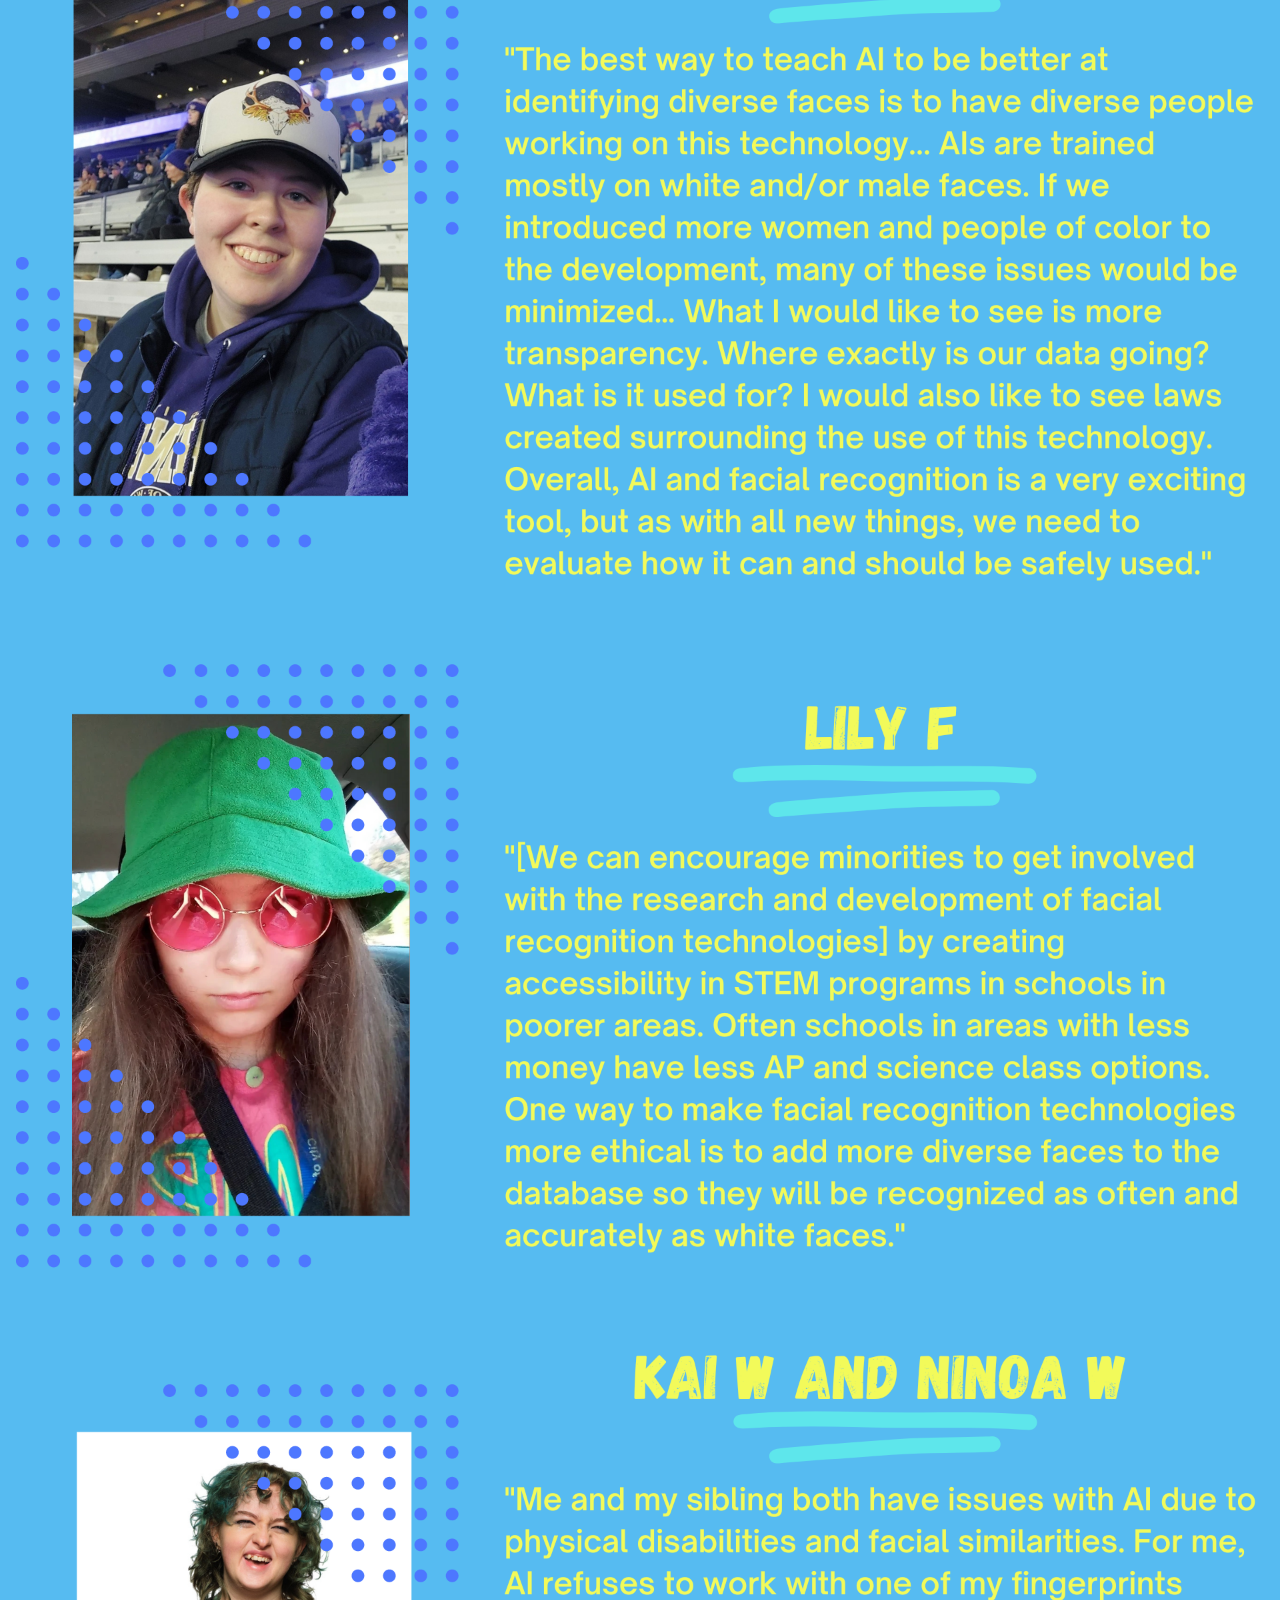
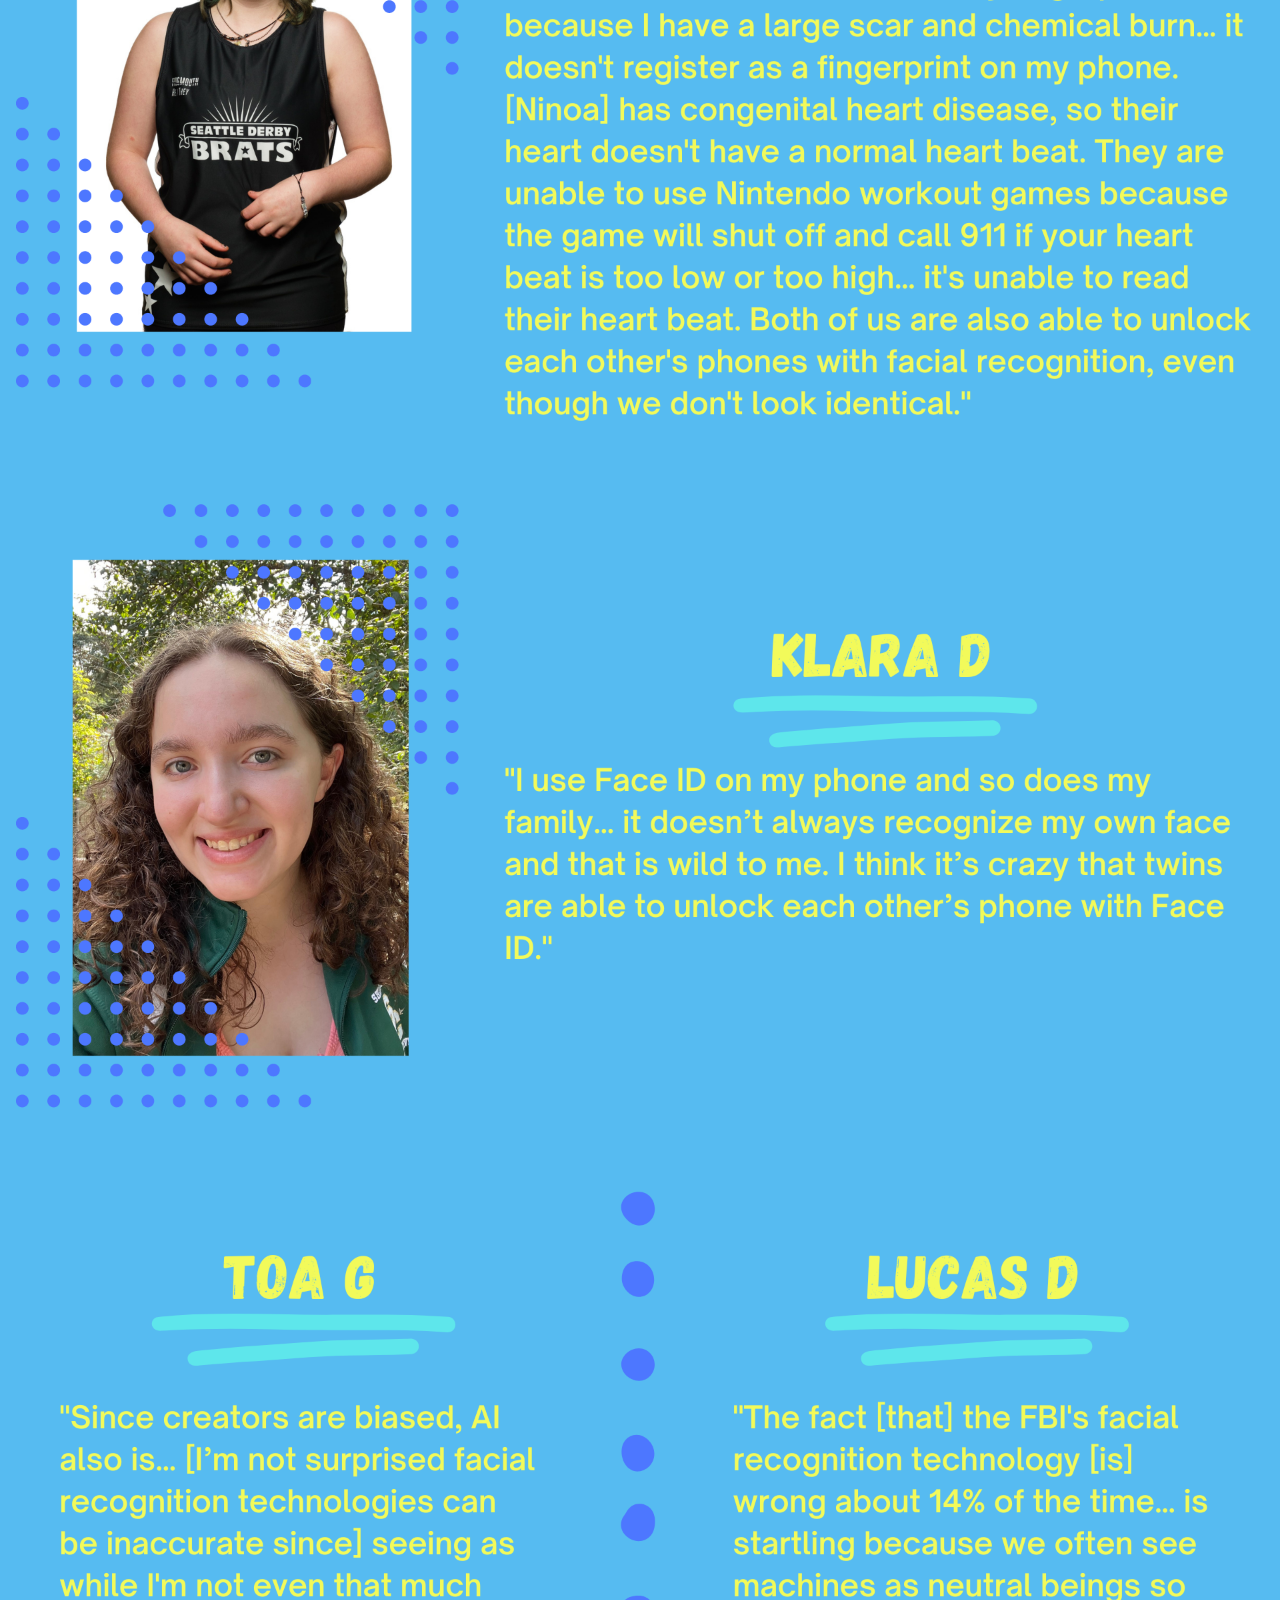
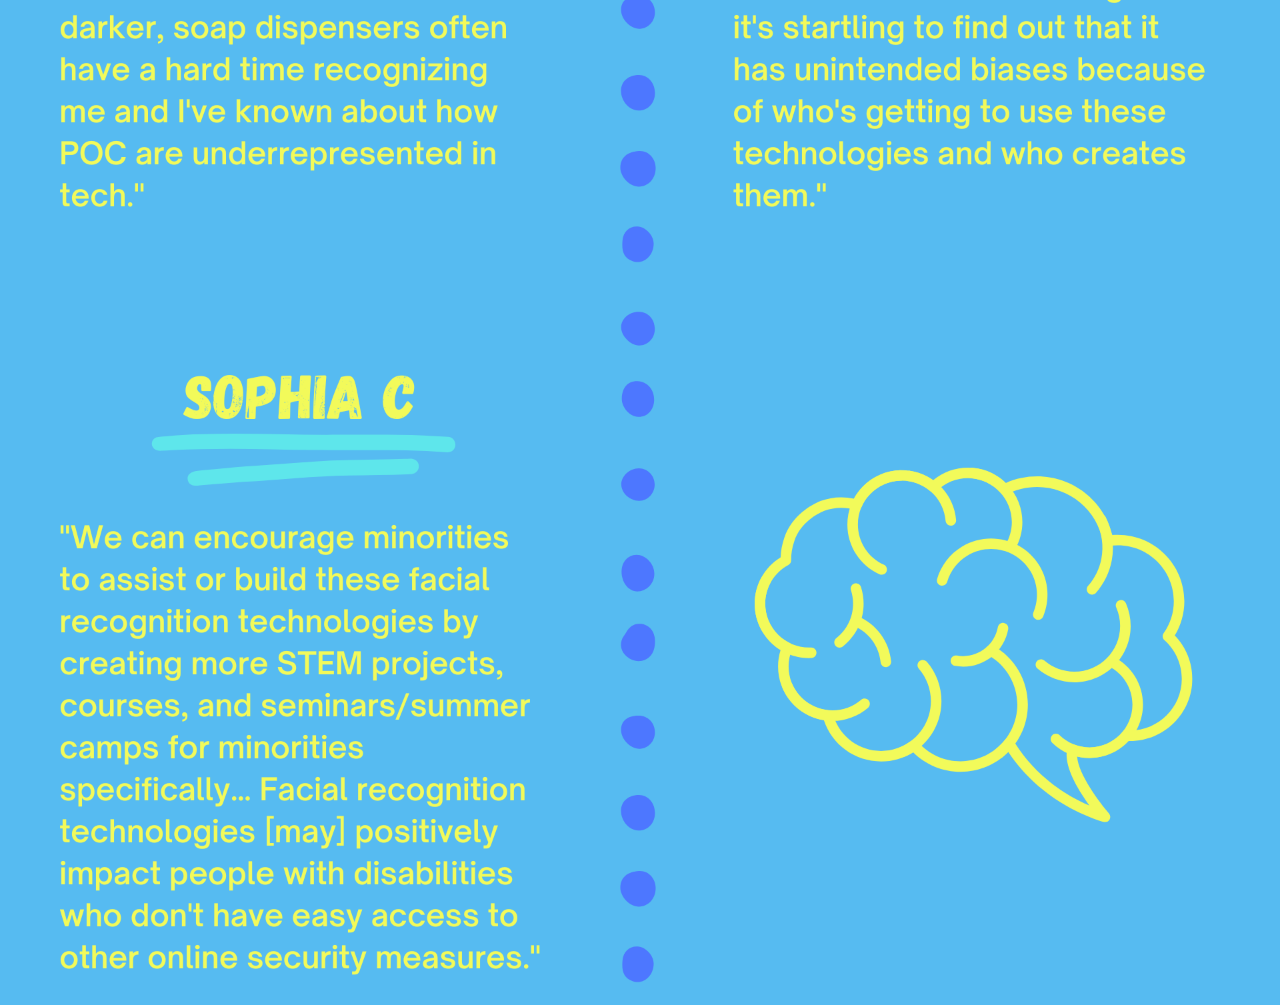
<file: community.html>
<!DOCTYPE html>
<html>

<head>
  <meta charset="utf-8">
  <meta name="viewport" content="width=device-width, initial-scale=1">

  <!--Fav Icon-->
  <link rel="icon" href="assets/humanizeAIFace.png" type="image/png"/>
  
  <!--Tab Name-->
  <title>Humanize AI</title>

  <!--Link Stylesheet-->
  <link href="style.css" rel="stylesheet" type="text/css" />
  
  <!--Link Fonts-->
  <link rel="preconnect" href="https://fonts.googleapis.com">
  <link rel="preconnect" href="https://fonts.gstatic.com" crossorigin>
  <link href="https://fonts.googleapis.com/css2?family=Commissioner:wght@500&display=swap" rel="stylesheet">

  <!--Link Nav Bar Menu Icon-->
  <link rel="stylesheet" href="https://cdnjs.cloudflare.com/ajax/libs/font-awesome/4.7.0/css/font-awesome.min.css">
</head>

<body>
  <!--Nav Bar-->
  <div class="navBar" id="globalNavBar">
    <a id="home" class="hoverUnderlineAnimation" href="index.html">Facing Bias</a>
    <a class="hoverUnderlineAnimation" href="howItWorks.html">How It Works</a>
    <a class="hoverUnderlineAnimation" href="biasesInAI.html">Biases in AI</a>
    <a class="hoverUnderlineAnimation" href="improvingAI.html">Improving AI</a>
    <a class="hoverUnderlineAnimation" href="futureOfAI.html">Future Of AI</a>
    <a class="hoverUnderlineAnimation" href="ourStory.html">Our Story</a>
    <a class="hoverUnderlineAnimation active" href="community.html">Community</a>
    <a class="hoverUnderlineAnimation" href="solutions.html">Solutions</a>
    <a class="hoverUnderlineAnimation" href="careers.html">Careers</a>
    <a class="hoverUnderlineAnimation" href="references.html">References</a>
    <a href="javascript:void(0);" class="icon" onclick="adjustNavBar()">
      <i class="fa fa-bars"></i>
    </a>
  </div>
  
  <!--Title-->
  <img class="topImage" src="assets/communityHeader.png" alt="Community" draggable="false">

  <!--Explanation-->
  <img src="assets/communityExplanation.png" alt="We asked our community how we can Humanize AI, here are their thoughts! From Tristan, who recently wrote an article for the school newspaper about cheating on assignments and AI, to Kai, who has an altered fingerprint, to Klara, who watched us trick Face ID for the very first time on a friend's new iPhone X in middle school, these people have helped us immensely in the development of this project!" draggable="false">

  <!--Quotes-->
  <img src="assets/tristanQuote.png" alt="Tristan S: 'The best way to teach AI to be better at identifying diverse faces is to have diverse people working on this technology... AIs are trained mostly on white and/or male faces. If we introduced more women and people of color to the development, many of these issues would be minimized… What I would like to see is more transparency. Where exactly is our data going? What is it used for? I would also like to see laws created surrounding the use of this technology. Overall, AI and facial recognition is a very exciting tool, but as with all new things, we need to evaluate how it can and should be safely used.'" draggable="false">
  <img src="assets/lilyQuote.png" alt="Lily F: ''[We can encourage minorities to get involved with the research and development of facial recognition technologies] by creating accessibility in STEM programs in schools in poorer areas. Often schools in areas with less money have less AP and science class options. One way to make facial recognition technologies more ethical is to add more diverse faces to the database so they will be recognized as often and accurately as white faces.'" draggable="false">
  <img src="assets/kaiQuote.png" alt="Kai W and Ninoa W: 'Me and my sibling both have issues with AI due to physical disabilities and facial similarities. For me, AI refuses to work with one of my fingerprints because I have a large scar and chemical burn…. it doesn't register as a fingerprint on my phone. [Ninoa] has congenital heart disease, so their heart doesn't have a normal heart beat. They are unable to use Nintendo workout games because the game will shut off and call 911 if your heart beat is too low or too high… it's unable to read their heart beat. Both of us are also able to unlock each other's phones with facial recognition, even though we don't look identical.'" draggable="false">
  <img src="assets/klaraQuote.png" alt="Klara D: 'I use Face ID on my phone and so does my family… it doesn’t always recognize my own face and that is wild to me. I think it’s crazy that twins are able to unlock each other’s phone with Face ID.'" draggable="false">
  <img src="assets/toaAndLucasQuote.png" alt="Toa G: 'Since creators are biased, AI also is… [I’m not surprised facial recognition technologies can be inaccurate since] seeing as while I'm not even that much darker, soap dispensers often have a hard time recognizing me and I've known about how POC are underrepresented in tech.' Lucas D: 'The fact [that] the FBI's facial recognition technology [is] wrong about 14% of the time… is startling because we often see machines as neutral beings so it's startling to find out that it has unintended biases because of who's getting to use these technologies and who creates them.'" draggable="false">
  <img src="assets/sophiaQuote.png" alt="Sophia C: 'We can encourage minorities to assist or build these facial recognition technologies by creating more STEM projects, courses, and seminars/summer camps for minorities specifically… Facial recognition technologies [may] positively impact people with disabilities who don't have easy access to other online security measures.'" draggable="false">

  <!--Link JavaScript File-->
  <script src="script.js"></script>
</body>

</html>
</file>
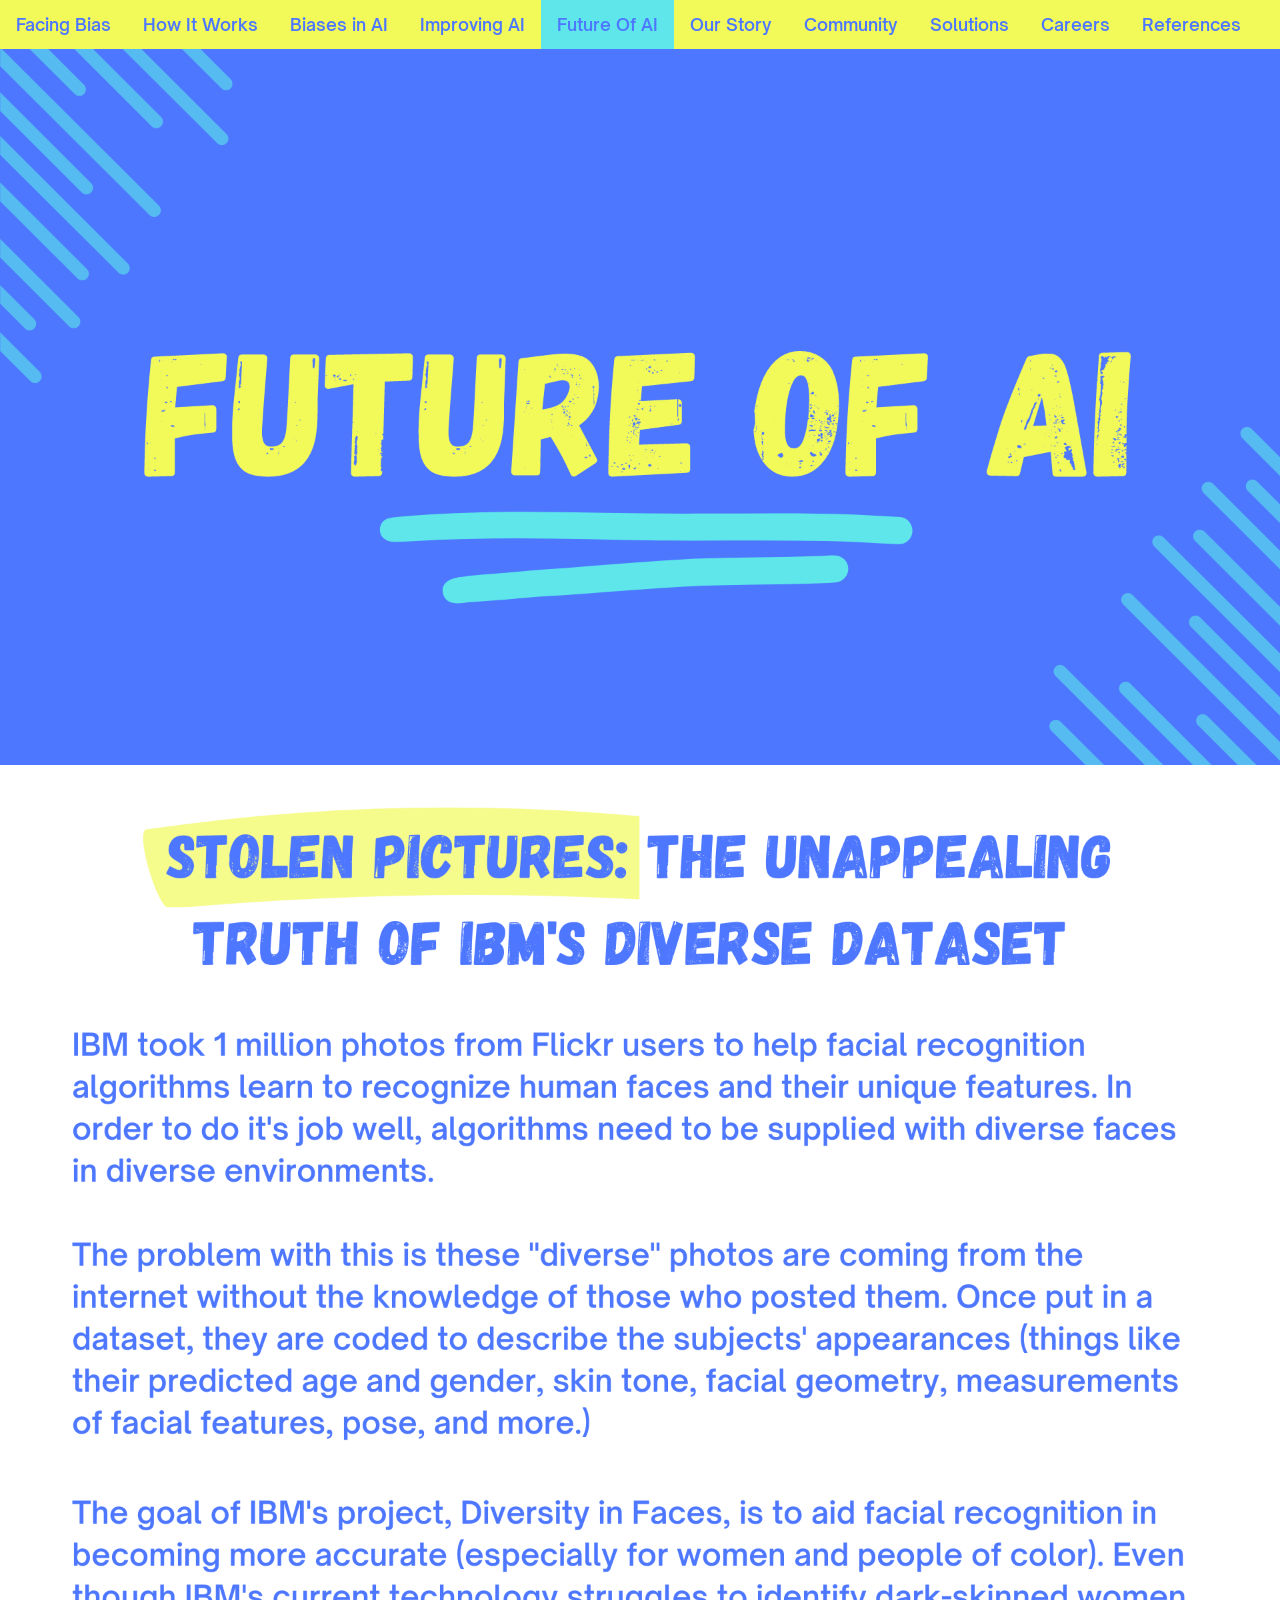
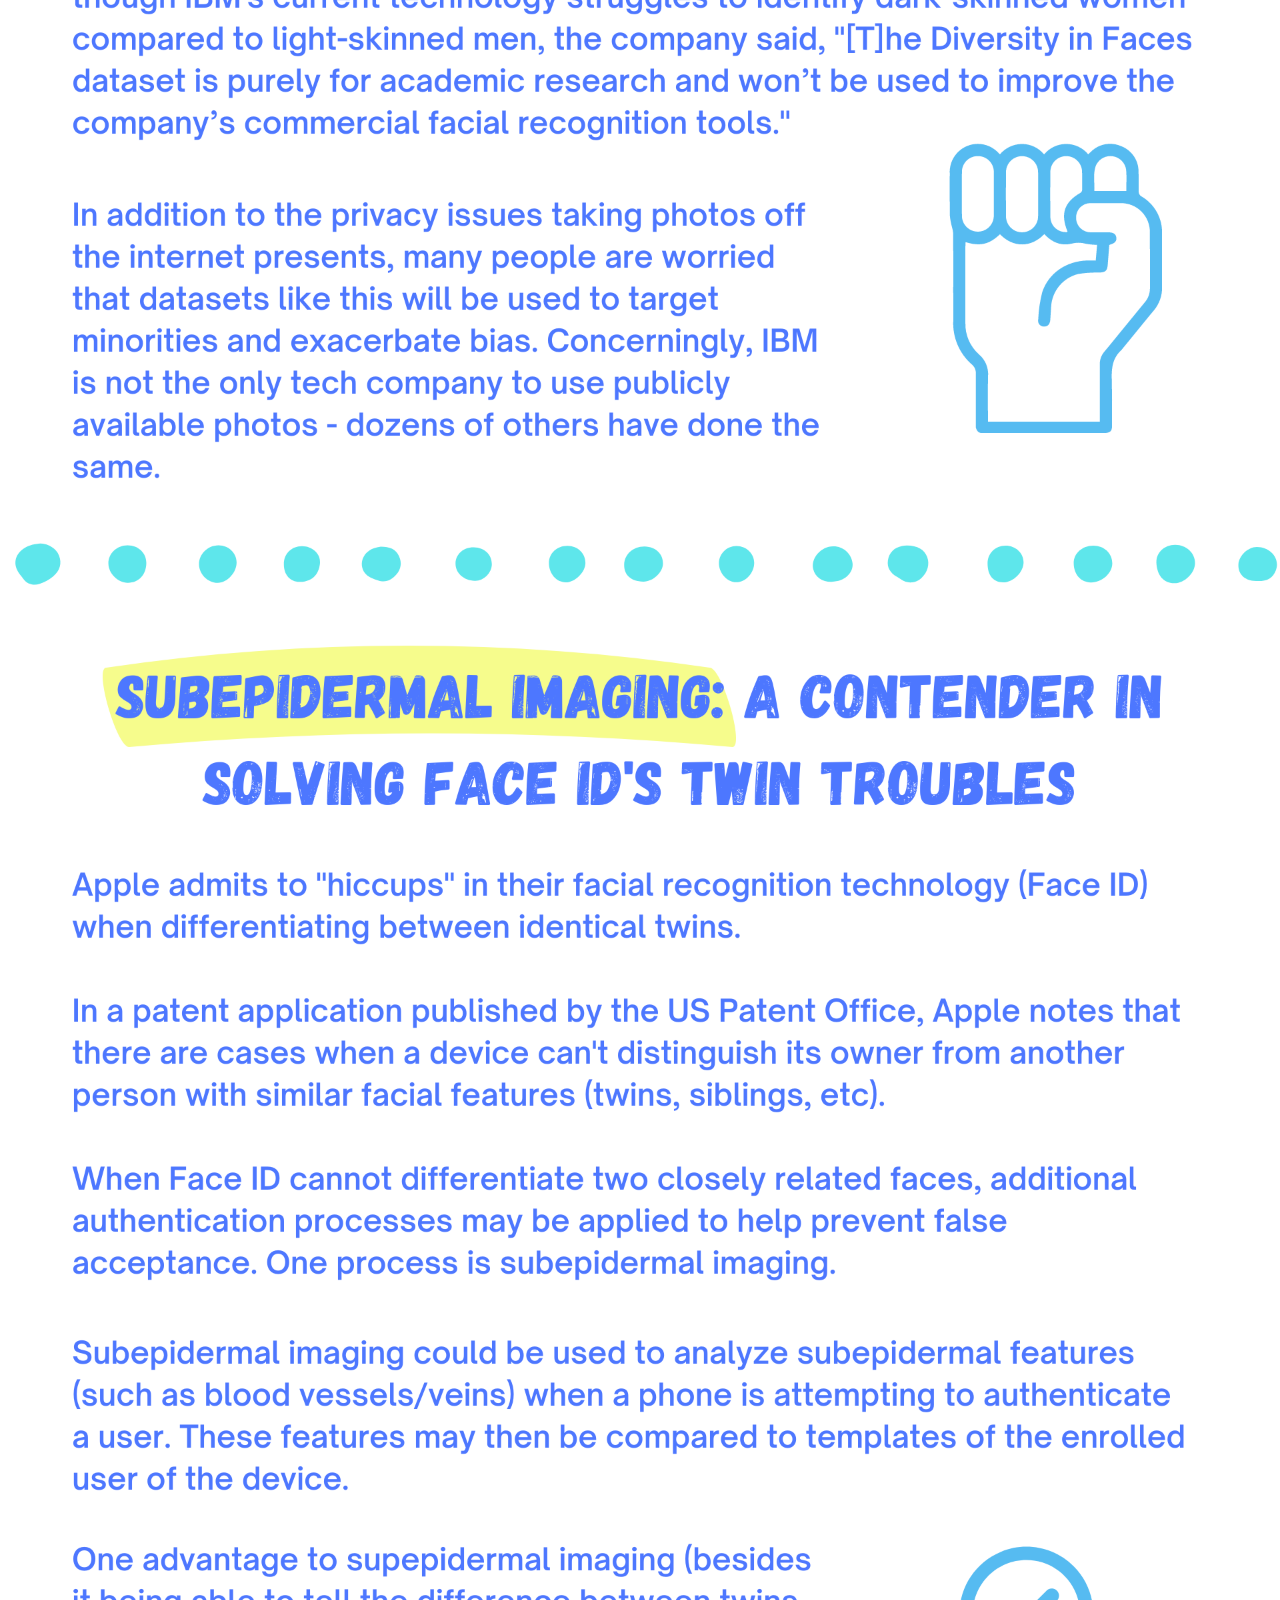
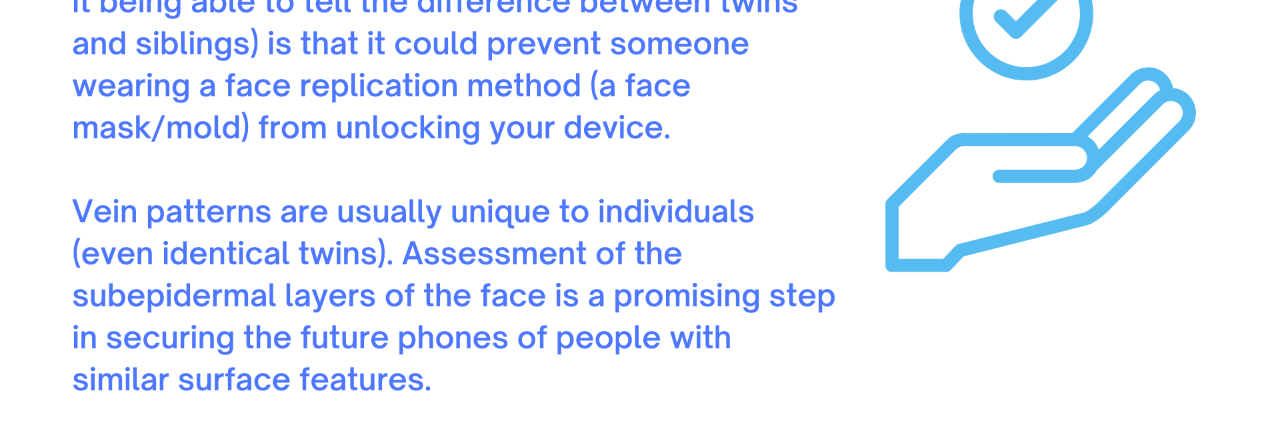
<file: futureOfAI.html>
<!DOCTYPE html>
<html>

<head>
  <meta charset="utf-8">
  <meta name="viewport" content="width=device-width, initial-scale=1">

  <!--Fav Icon-->
  <link rel="icon" href="assets/humanizeAIFace.png" type="image/png"/>
  
  <!--Tab Name-->
  <title>Humanize AI</title>
  
  <!--Link Stylesheet-->
  <link href="style.css" rel="stylesheet" type="text/css" />
  
  <!--Link Fonts-->
  <link rel="preconnect" href="https://fonts.googleapis.com">
  <link rel="preconnect" href="https://fonts.gstatic.com" crossorigin>
  <link href="https://fonts.googleapis.com/css2?family=Commissioner:wght@500&display=swap" rel="stylesheet">

  <!--Link Nav Bar Menu Icon-->
  <link rel="stylesheet" href="https://cdnjs.cloudflare.com/ajax/libs/font-awesome/4.7.0/css/font-awesome.min.css">
</head>

<body>
  <!--Nav Bar-->
  <div class="navBar" id="globalNavBar">
    <a class="hoverUnderlineAnimation" href="index.html">Facing Bias</a>
    <a class="hoverUnderlineAnimation" href="howItWorks.html">How It Works</a>
    <a class="hoverUnderlineAnimation" href="biasesInAI.html">Biases in AI</a>
    <a class="hoverUnderlineAnimation" href="improvingAI.html">Improving AI</a>
    <a class="hoverUnderlineAnimation active" href="futureOfAI.html">Future Of AI</a>
    <a class="hoverUnderlineAnimation" href="ourStory.html">Our Story</a>
    <a class="hoverUnderlineAnimation" href="community.html">Community</a>
    <a class="hoverUnderlineAnimation" href="solutions.html">Solutions</a>
    <a class="hoverUnderlineAnimation" href="careers.html">Careers</a>
    <a class="hoverUnderlineAnimation" href="references.html">References</a>
    <a href="javascript:void(0);" class="icon" onclick="adjustNavBar()">
      <i class="fa fa-bars"></i>
    </a>
  </div>

  <!--Header-->
  <img class="topImage" src="assets/futureHeader.png" alt="Future of AI" draggable="false">

  <!--Stolen Pictures-->
  <img src="assets/stolenPictures1.png" alt="Stolen Pictures: The Unappealing Truth of IBM's Diverse Dataset" draggable="false">
  <img src="assets/stolenPictures2.png" alt="IBM took 1 million photos from Flickr users to help facial recognition algorithms learn to recognize human faces and their unique features. In order to do it's job well, algorithms need to be supplied with diverse faces in diverse environments.The problem with this is these 'diverse' photos are coming from the internet without the knowledge of those who posted them. Once put in a dataset, they are coded to describe the subjects' appearances (things like their predicted age and gender, skin tone, facial geometry, measurements of facial features, pose, and more.)The goal of IBM's project, Diversity in Faces, is to aid facial recognition in becoming more accurate (especially for women and people of color). Even though IBM's current technology struggles to identify dark-skinned women compared to light-skinned men, the company said, '[T]he Diversity in Faces dataset is purely for academic research and won't be used to improve the company's commercial facial recognition tools.' In addition to the privacy issues taking photos off the internet presents, many people are worried that datasets like this will be used to target minorities and exacerbate bias. Concerningly, IBM is not the only tech company to use publicly available photos - dozens of others have done the same" draggable="false">

  <!--Subepidermal Imaging-->
  <img src="assets/subepidermalImaging1.png" alt="Subepidermal Imaging: A Contender in Solving Face ID's Twin Troubles" draggable="false">
  <img src="assets/subepidermalImaging2.png" alt="Apple admits to 'hiccups' in their facial recognition technology (Face ID) when differentiating between identical twins. In a patent application published by the US Patent Office, Apple notes that there are cases when a device can't distinguish its owner from another person with similar facial features (twins, siblings, etc). When Face ID cannot differentiate two closely related faces, additional authentication processes may be applied to help prevent false acceptance. One process is subepidermal imaging. Subepidermal imaging could be used to analyze subepidermal features (such as blood vessels/veins) when a phone is attempting to authenticate a user. These features may then be compared to templates of the enrolled user of the device. One advantage to supepidermal imaging (besides it being able to tell the difference between twins and siblings) is that it could prevent someone wearing a face replication method (a face mask/mold) from unlocking your device. Vein patterns are usually unique to individuals (even identical twins). Assessment of the subepidermal layers of the face is a promising step in securing the future phones of people with similar surface features." draggable="false">

  <!--Link JavaScript File-->
  <script src="script.js"></script>
</body>

</html>
</file>
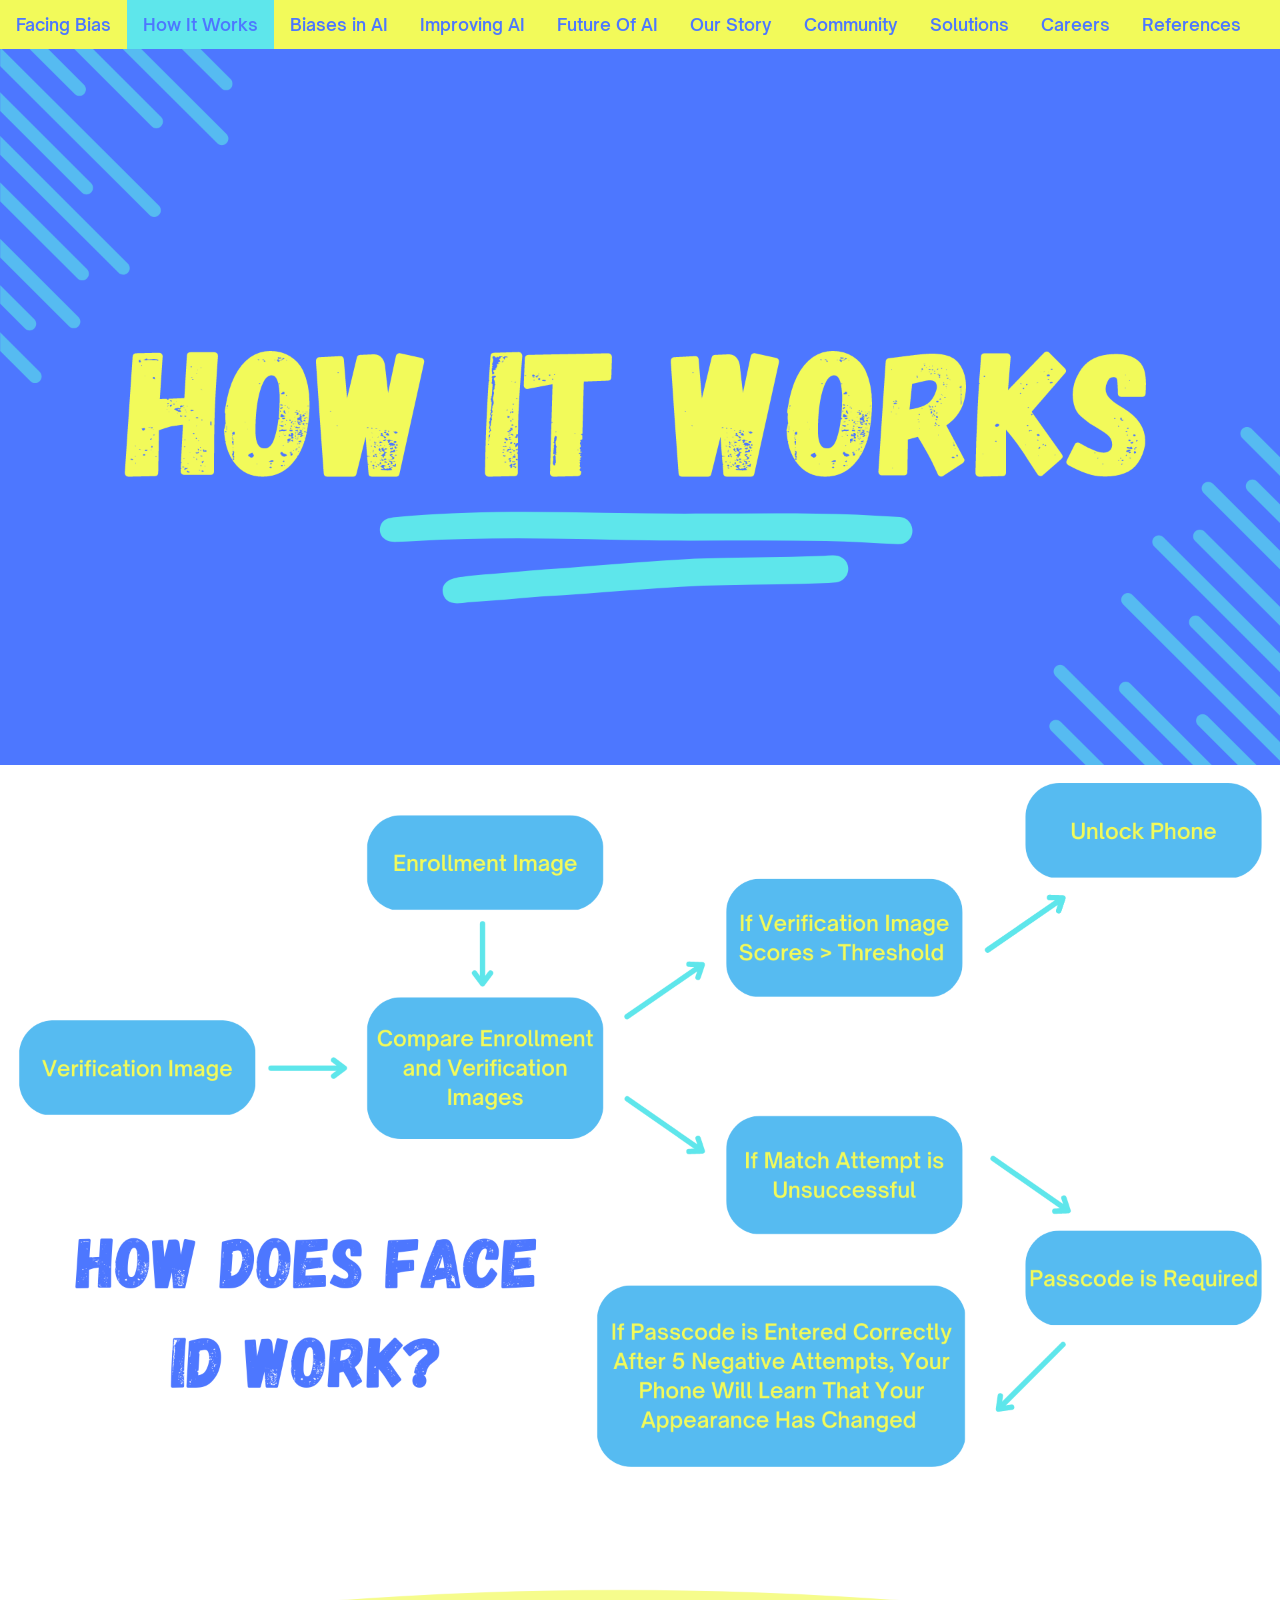
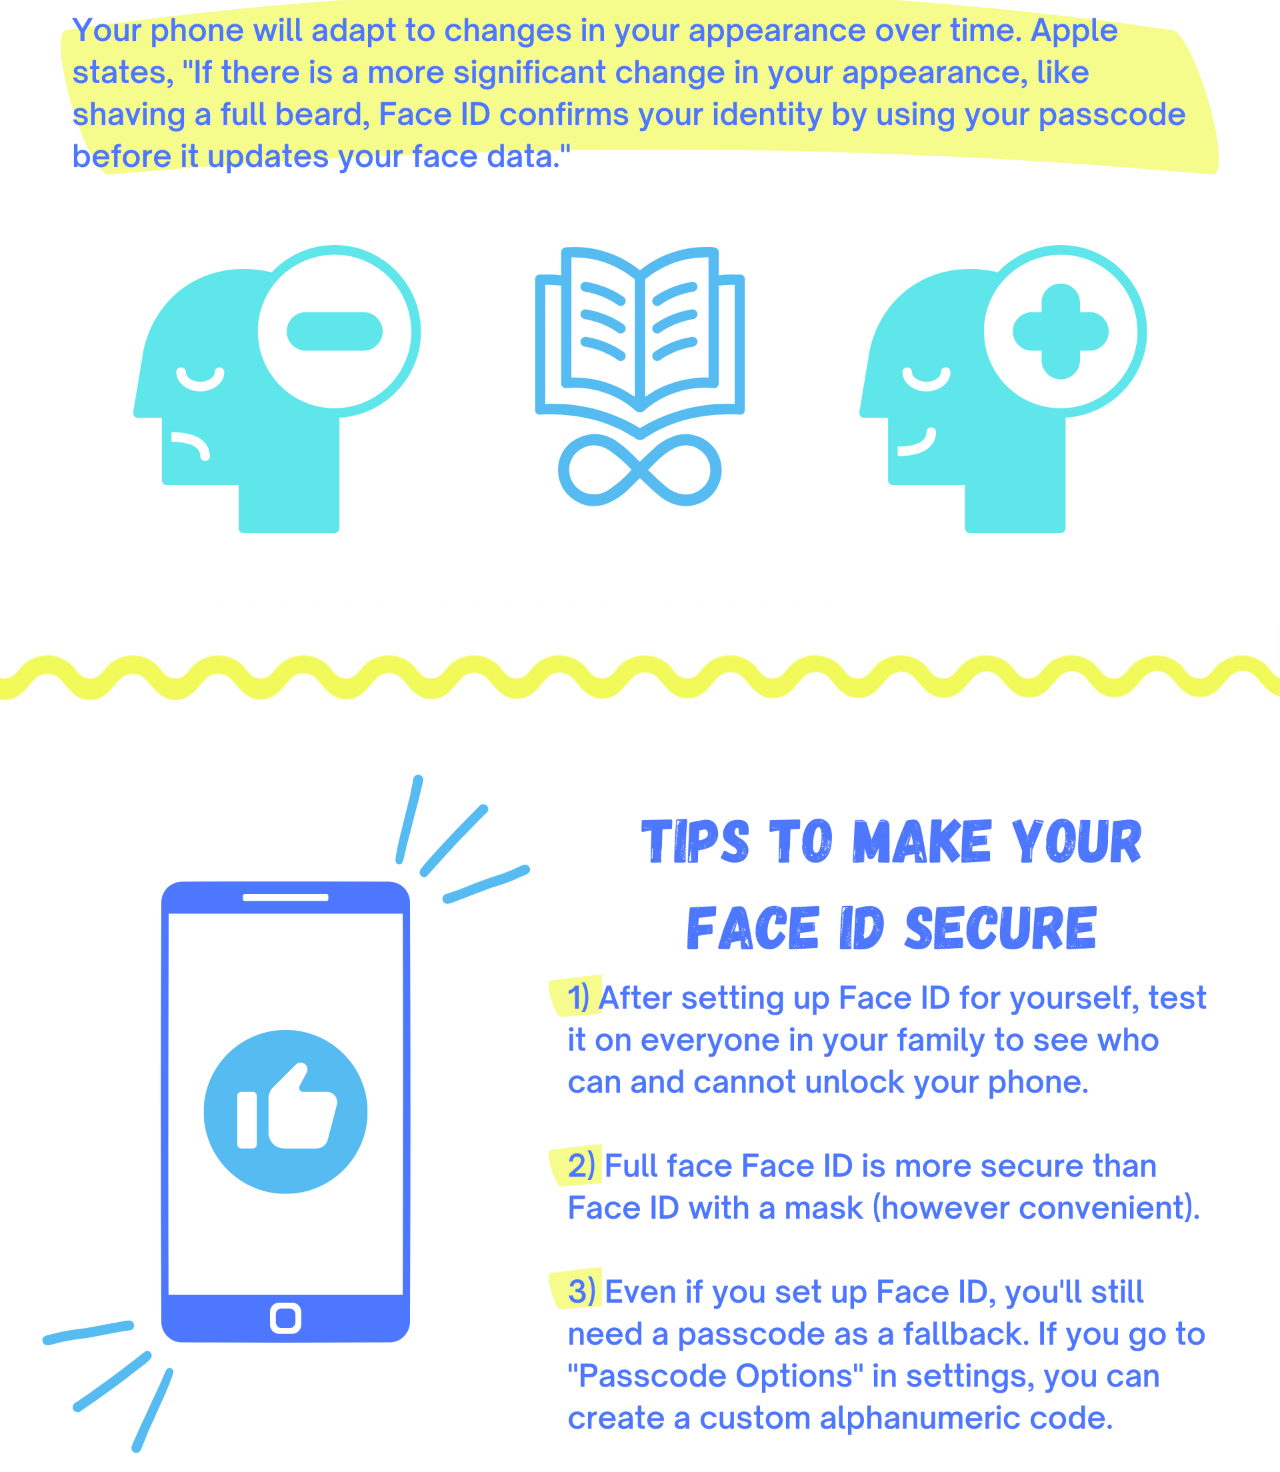
<file: howItWorks.html>
<!DOCTYPE html>
<html>

<head>
  <meta charset="utf-8">
  <meta name="viewport" content="width=device-width, initial-scale=1">

  <!--Fav Icon-->
  <link rel="icon" href="assets/humanizeAIFace.png" type="image/png"/>
  
  <!--Tab Name-->
  <title>Humanize AI</title>
  
  <!--Link Stylesheet-->
  <link href="style.css" rel="stylesheet" type="text/css" />
  
  <!--Link Fonts-->
  <link rel="preconnect" href="https://fonts.googleapis.com">
  <link rel="preconnect" href="https://fonts.gstatic.com" crossorigin>
  <link href="https://fonts.googleapis.com/css2?family=Commissioner:wght@500&display=swap" rel="stylesheet">

  <!--Link Nav Bar Menu Icon-->
  <link rel="stylesheet" href="https://cdnjs.cloudflare.com/ajax/libs/font-awesome/4.7.0/css/font-awesome.min.css">
</head>

<body>
  <!--Nav Bar-->
  <div class="navBar" id="globalNavBar">
    <a class="hoverUnderlineAnimation" href="index.html">Facing Bias</a>
    <a class="hoverUnderlineAnimation active" href="howItWorks.html">How It Works</a>
    <a class="hoverUnderlineAnimation" href="biasesInAI.html">Biases in AI</a>
    <a class="hoverUnderlineAnimation" href="improvingAI.html">Improving AI</a>
    <a class="hoverUnderlineAnimation" href="futureOfAI.html">Future Of AI</a>
    <a class="hoverUnderlineAnimation" href="ourStory.html">Our Story</a>
    <a class="hoverUnderlineAnimation" href="community.html">Community</a>
    <a class="hoverUnderlineAnimation" href="solutions.html">Solutions</a>
    <a class="hoverUnderlineAnimation" href="careers.html">Careers</a>
    <a class="hoverUnderlineAnimation" href="references.html">References</a>
    <a href="javascript:void(0);" class="icon" onclick="adjustNavBar()">
      <i class="fa fa-bars"></i>
    </a>
  </div>

  <!--Header-->
  <img class="topImage" src="assets/howItWorksHeader.png" alt="How It Works" draggable="false">

  <!--Flowchart-->
  <img src="assets/howItWorksFlowchart.png" alt="How does Face ID work? A flowchart explaining how Face ID works." draggable="false">

  <!--Quote/Flowchart Explanation-->
  <img src="assets/howItWorksQuote.png" alt="Your phone will adapt to changes in your appearance over time. Apple states, 'If there is a more significant change in your appearance, like shaving a full beard, Face ID confirms your identity by using your passcode before it updates your face data.'" draggable="false">

  <!--Section Divider-->
  <img src="assets/divider.png" draggable="false">

  <!--Tips For Security-->
  <img src="assets/tipsForSecurity.png" alt="Tips to Make Your Face Id Secure: 1) After setting up Face ID for yourself, test it on everyone in your family to see who can and cannot unlock your phone. 2) Full face Face ID is more secure than Face ID with a mask (however convenient). 3) Even if you set up Face ID, you'll still need a passcode as a fallback. If you go to 'Passcode Options' in settings, you can
create a custom alphanumeric code." draggable="false">
  
  <!--Link JavaScript File-->
  <script src="script.js"></script>
</body>

</html>
</file>
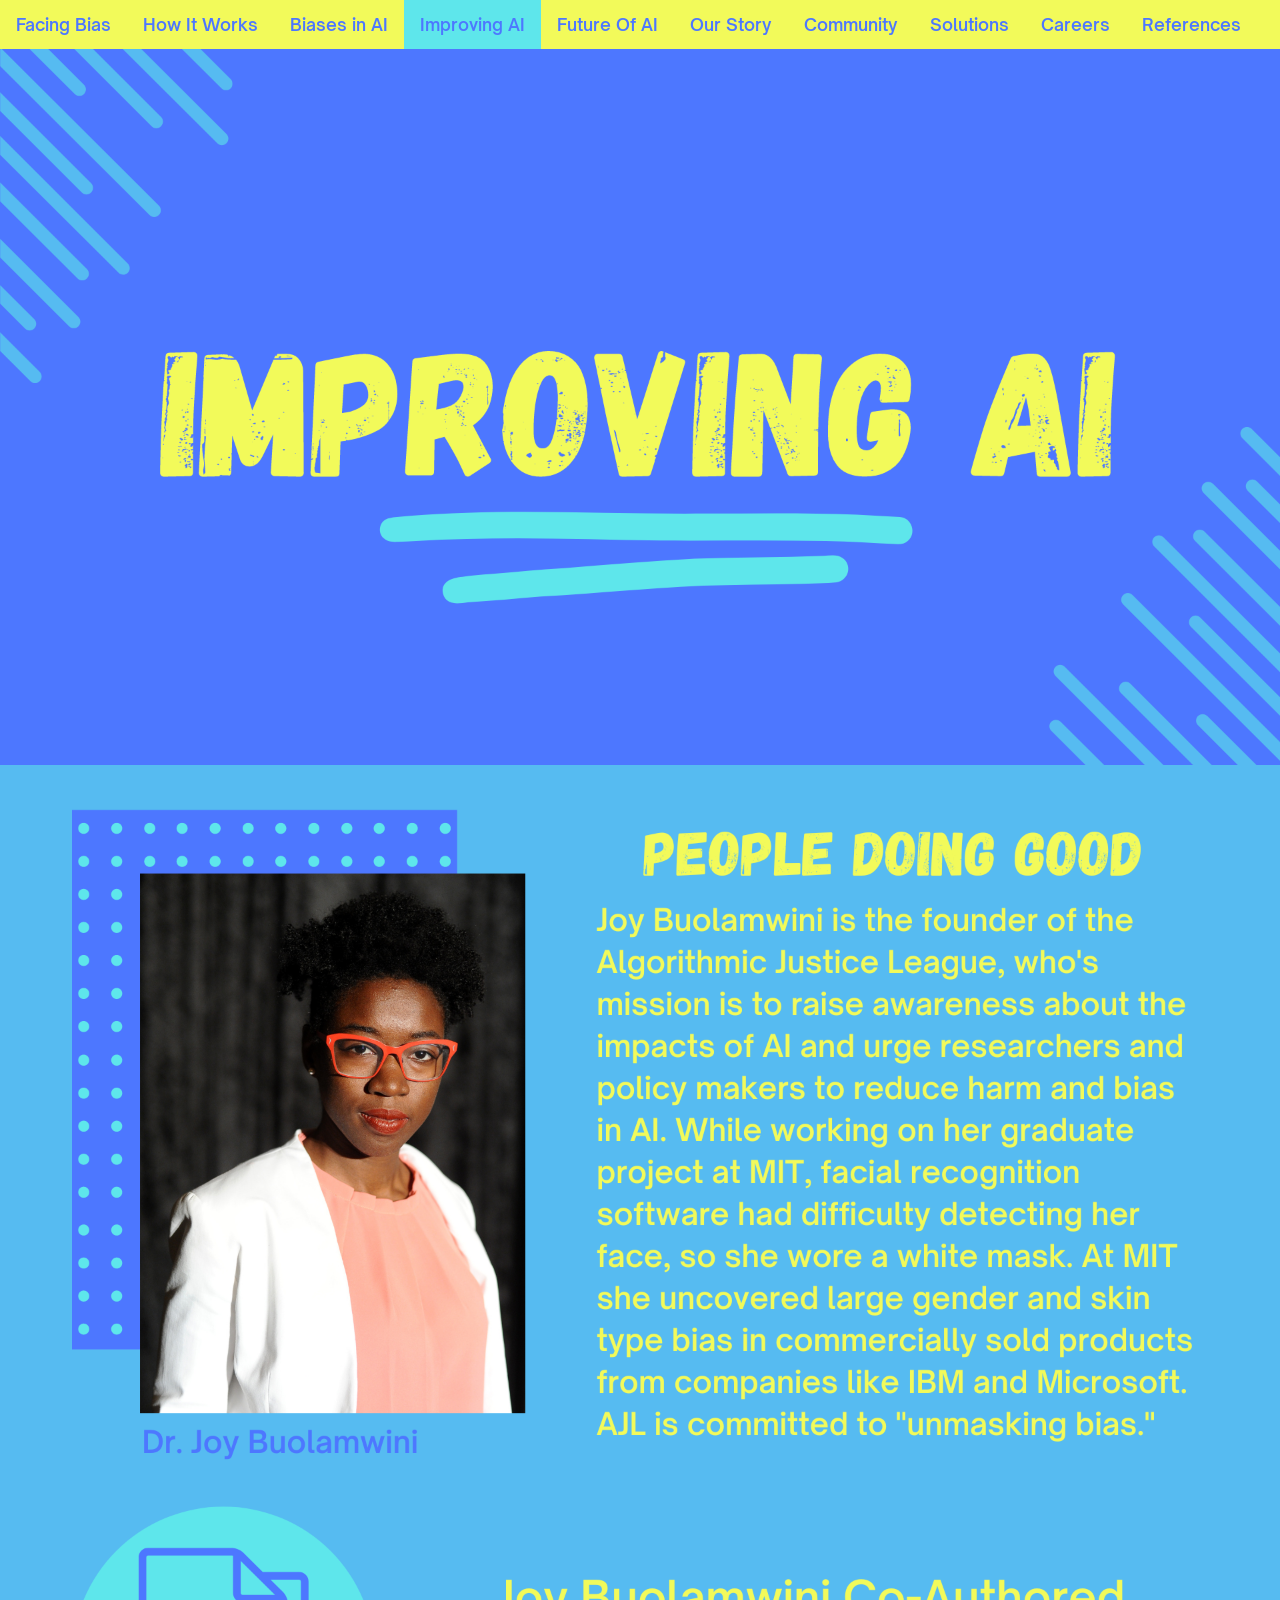
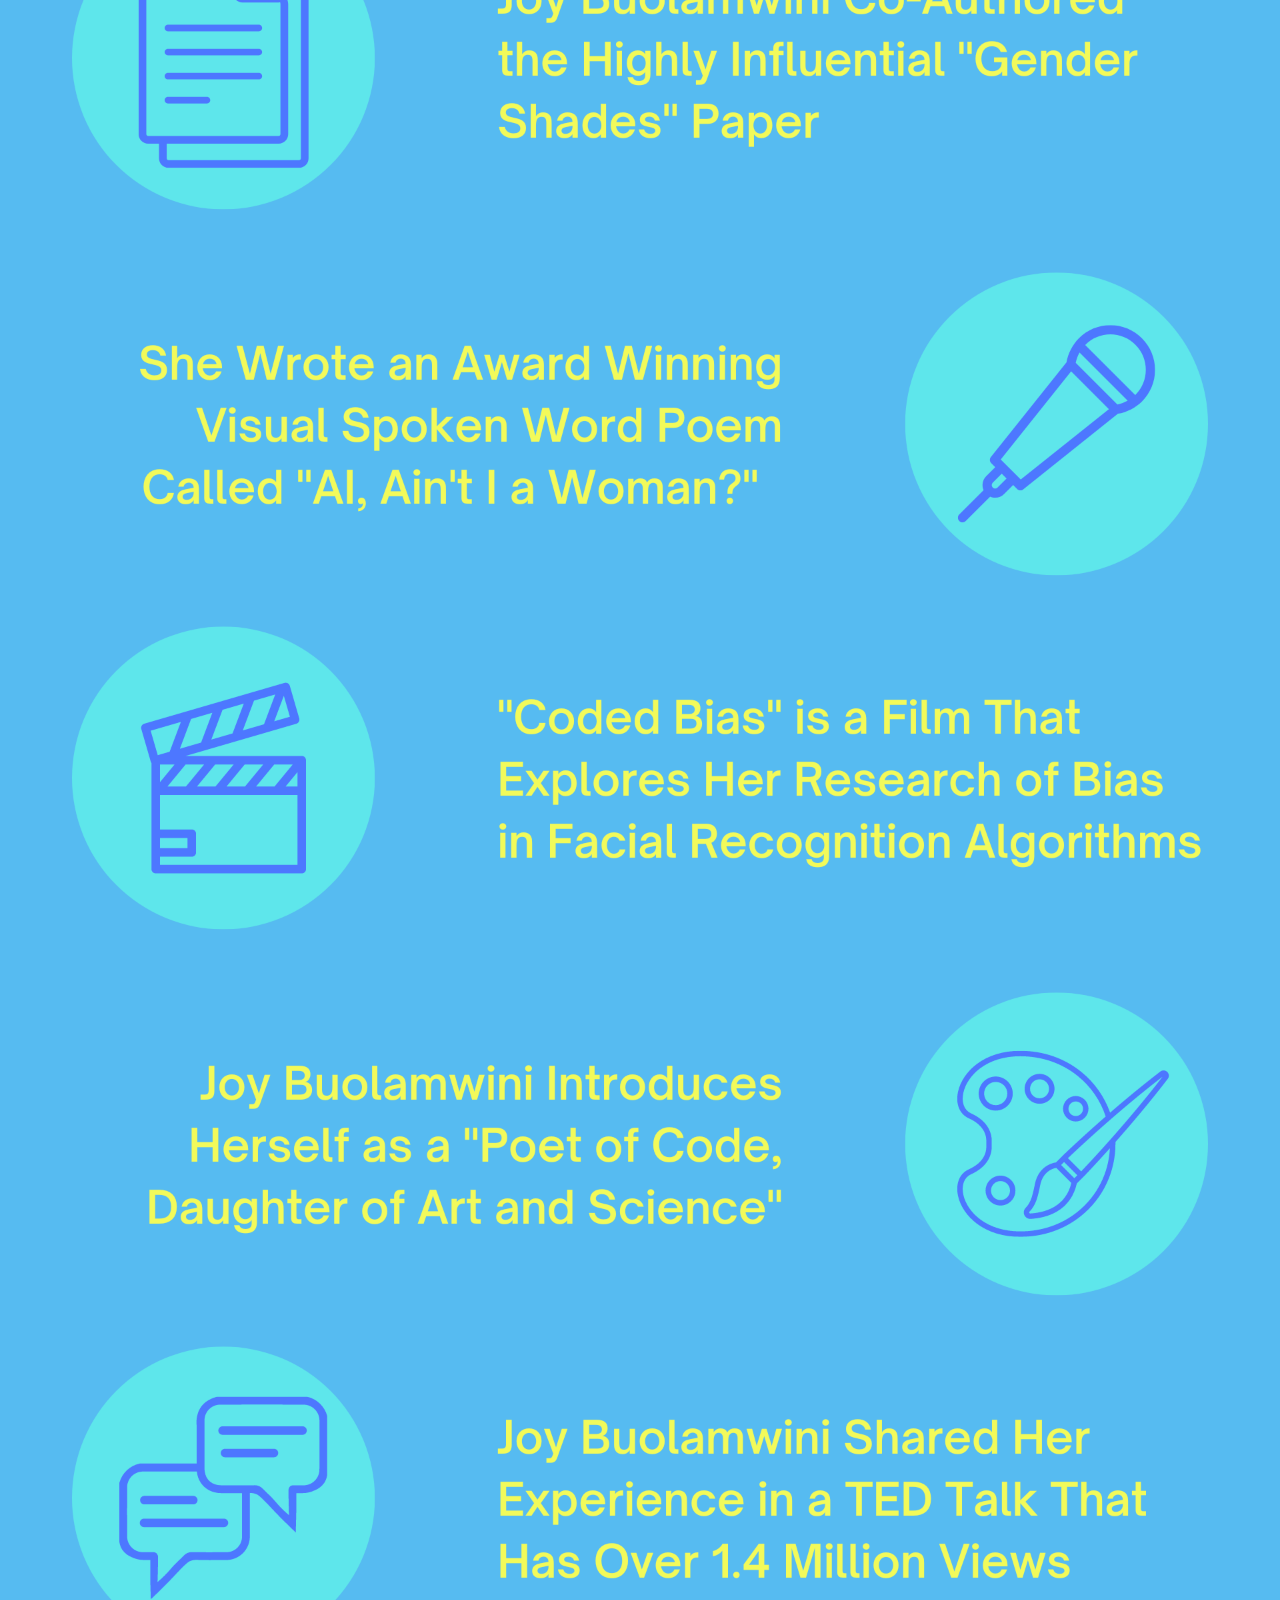
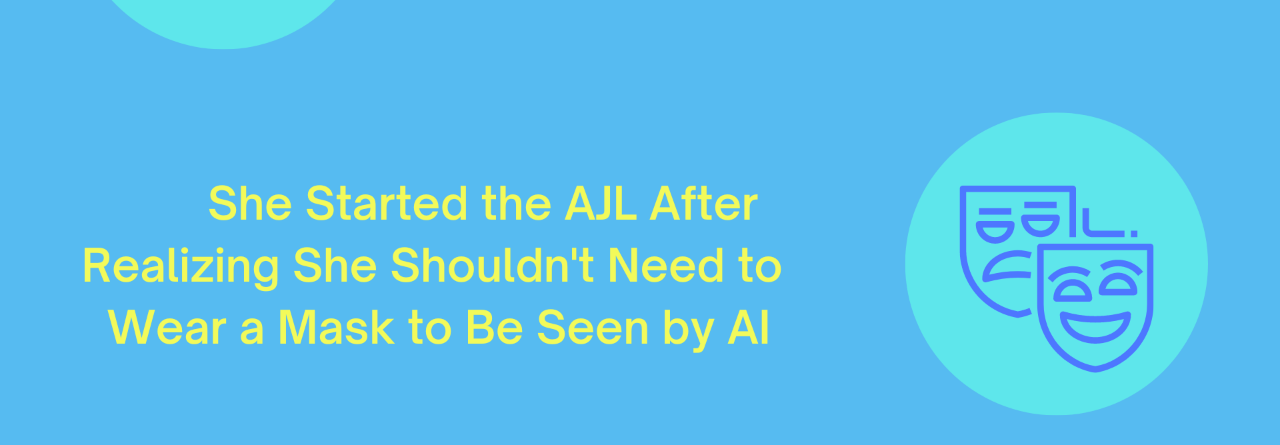
<file: improvingAI.html>
<!DOCTYPE html>
<html>

<head>
  <meta charset="utf-8">
  <meta name="viewport" content="width=device-width, initial-scale=1">

  <!--Fav Icon-->
  <link rel="icon" href="assets/humanizeAIFace.png" type="image/png"/>
  
  <!--Tab Name-->
  <title>Humanize AI</title>
  
  <!--Link Stylesheet-->
  <link href="style.css" rel="stylesheet" type="text/css" />
  
  <!--Link Fonts-->
  <link rel="preconnect" href="https://fonts.googleapis.com">
  <link rel="preconnect" href="https://fonts.gstatic.com" crossorigin>
  <link href="https://fonts.googleapis.com/css2?family=Commissioner:wght@500&display=swap" rel="stylesheet">

  <!--Link Nav Bar Menu Icon-->
  <link rel="stylesheet" href="https://cdnjs.cloudflare.com/ajax/libs/font-awesome/4.7.0/css/font-awesome.min.css">
</head>

<body>
  <!--Nav Bar-->
  <div class="navBar" id="globalNavBar">
    <a class="hoverUnderlineAnimation" href="index.html">Facing Bias</a>
    <a class="hoverUnderlineAnimation" href="howItWorks.html">How It Works</a>
    <a class="hoverUnderlineAnimation" href="biasesInAI.html">Biases in AI</a>
    <a class="hoverUnderlineAnimation active" href="improvingAI.html">Improving AI</a>
    <a class="hoverUnderlineAnimation" href="futureOfAI.html">Future Of AI</a>
    <a class="hoverUnderlineAnimation" href="ourStory.html">Our Story</a>
    <a class="hoverUnderlineAnimation" href="community.html">Community</a>
    <a class="hoverUnderlineAnimation" href="solutions.html">Solutions</a>
    <a class="hoverUnderlineAnimation" href="careers.html">Careers</a>
    <a class="hoverUnderlineAnimation" href="references.html">References</a>
    <a href="javascript:void(0);" class="icon" onclick="adjustNavBar()">
      <i class="fa fa-bars"></i>
    </a>
  </div>
  
  <!--Header-->
  <img class="topImage" src="assets/improvingAIHeader.png" alt="Improving AI" draggable="false">

  <!--Joy Buolamwini Bio-->
  <img src="assets/joyBio.png" alt="People Doing Good:Joy Buolamwini is the founder of the Algorithmic Justice League, who's mission is to raise awareness about the impacts of Al and urge researchers and policy makers to reduce harm and bias in Al. While working on her graduate project at MIT, facial recognition software had difficulty detecting her face, so she wore a white mask. At MIT she uncovered large gender and skin type bias in commercially sold products from companies like IBM and Microsoft. AJL is committed to 'unmasking bias.'" draggable="false">

  <!--Joy Buolamwini Fun Facts-->
  <img src="assets/joyFacts1.png" alt="Joy Buolamwini Co-Authored the Highly Influential 'Gender Shades' Paper AND She Wrote an Award Winning Visual Spoken Word Poem Called 'Al, Ain't I a Woman?'" draggable="false">
  <img src="assets/joyFacts2.png" alt="'Coded Bias' is a Film That Explores Her Research of Bias in Facial Recognition Algorithms AND Joy Buolamwini Introduces Herself as a 'Poet of Code, Daughter of Art and Science'" draggable="false">
  <img src="assets/joyFacts3.png" alt="Joy Buolamwini Shared Her Experience in a TED Talk That Has Over 1.4 Million Views AND She Started the AJL After Realizing She Shouldn't Need to Wear a Mask to Be Seen by Al" draggable="false">

  <!--Link JavaScript File-->
  <script src="script.js"></script>
</body>

</html>
</file>
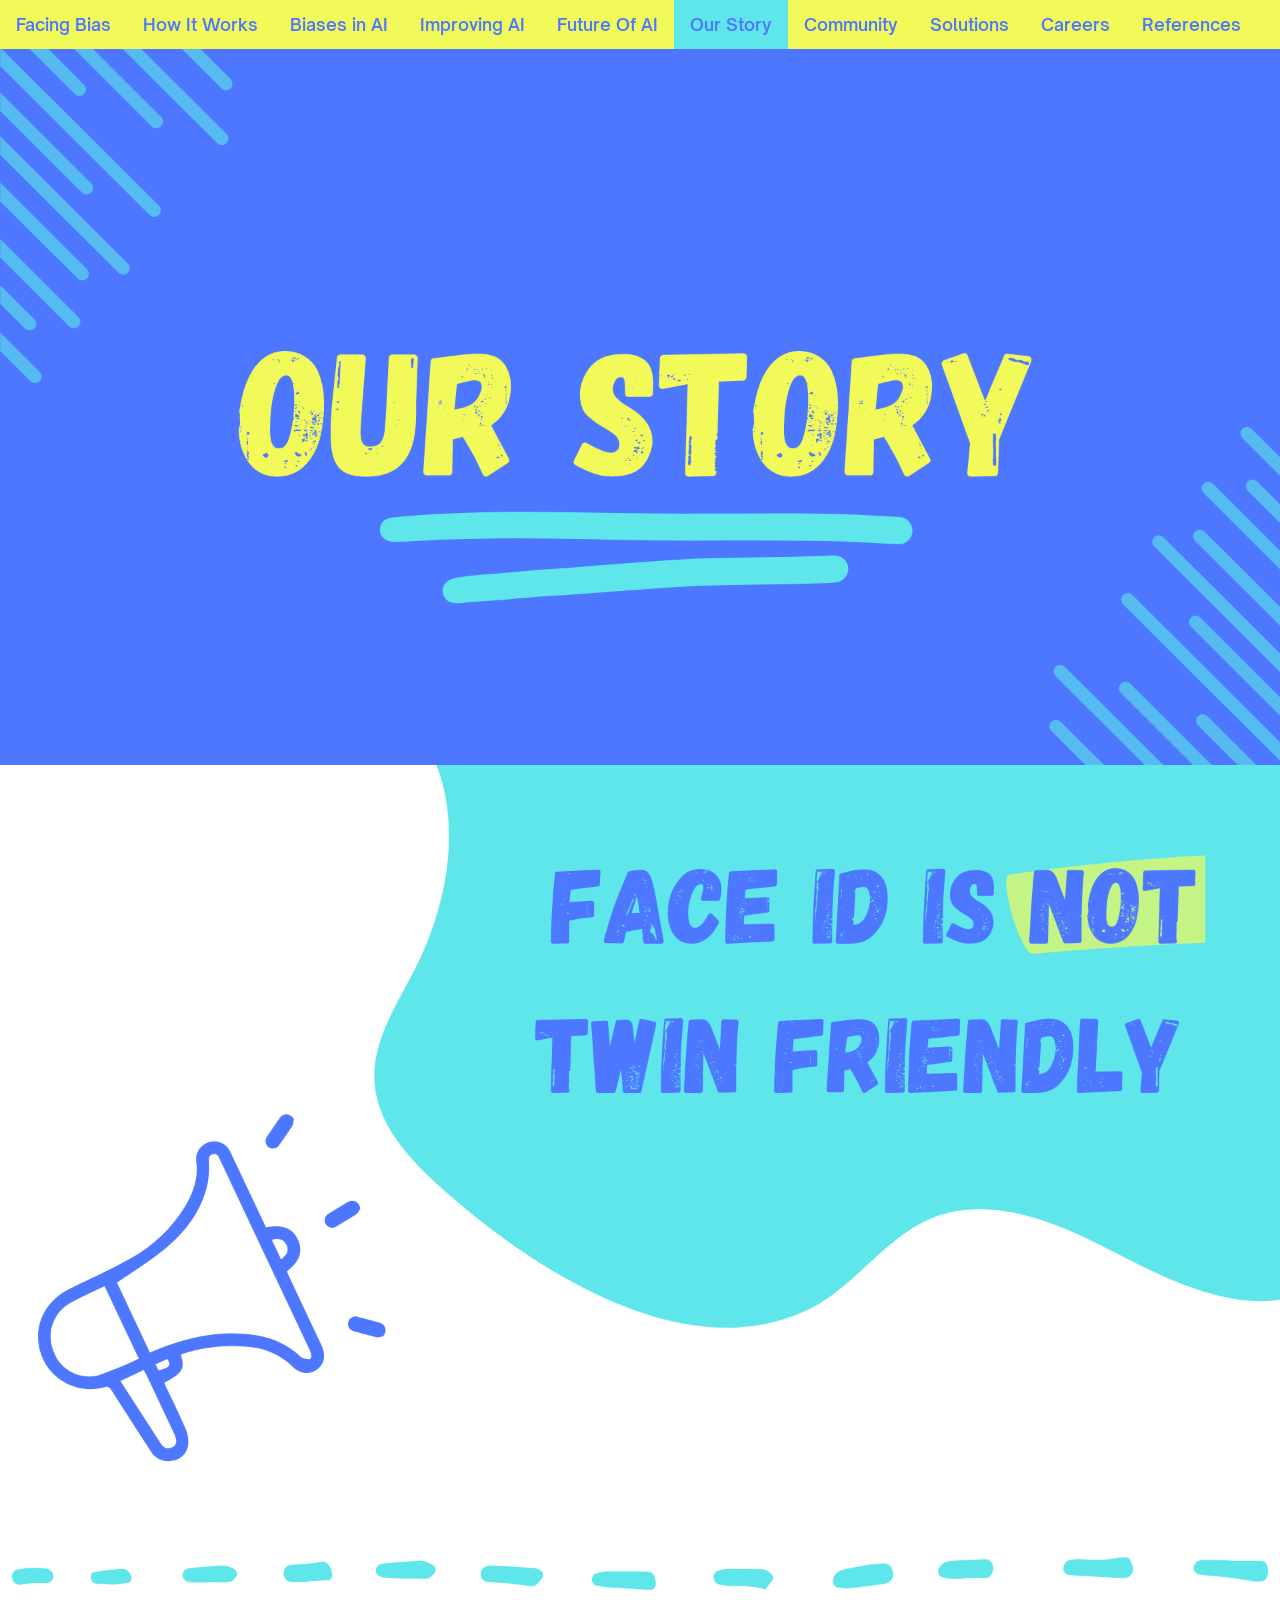
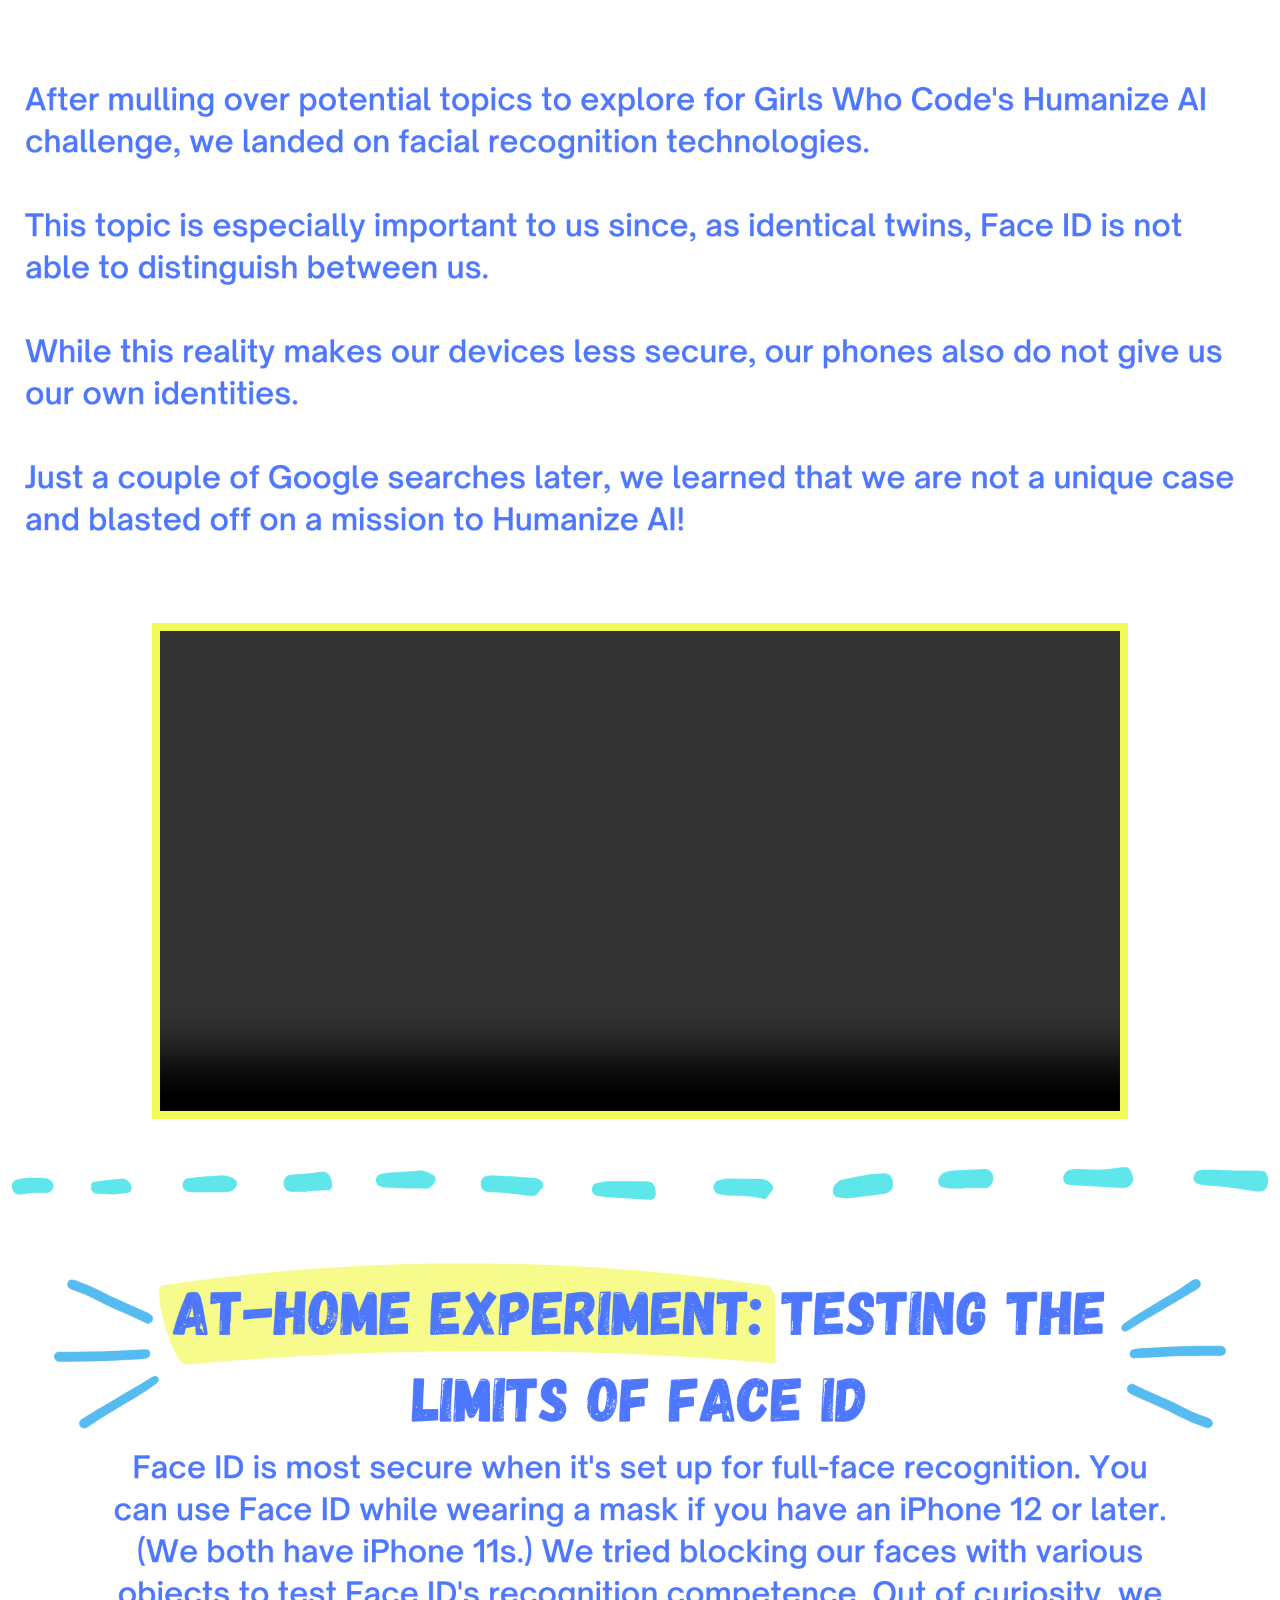
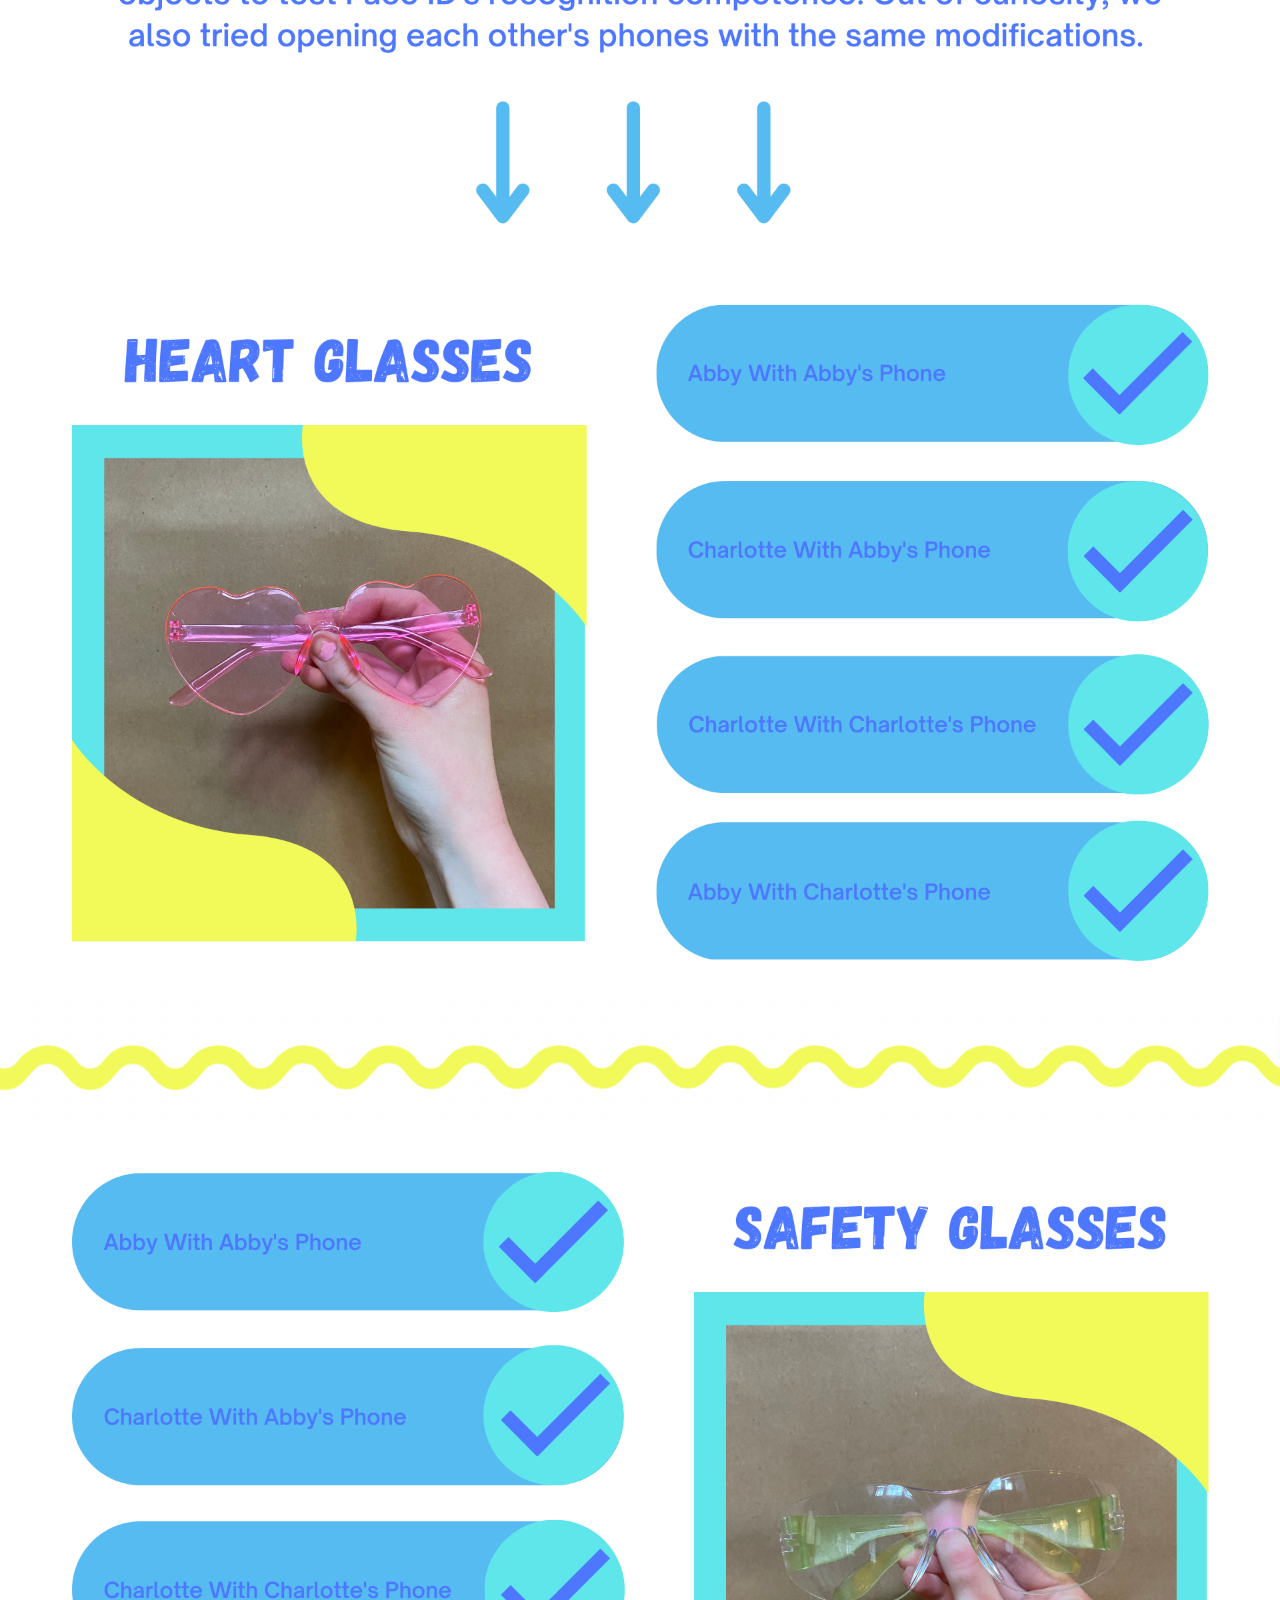
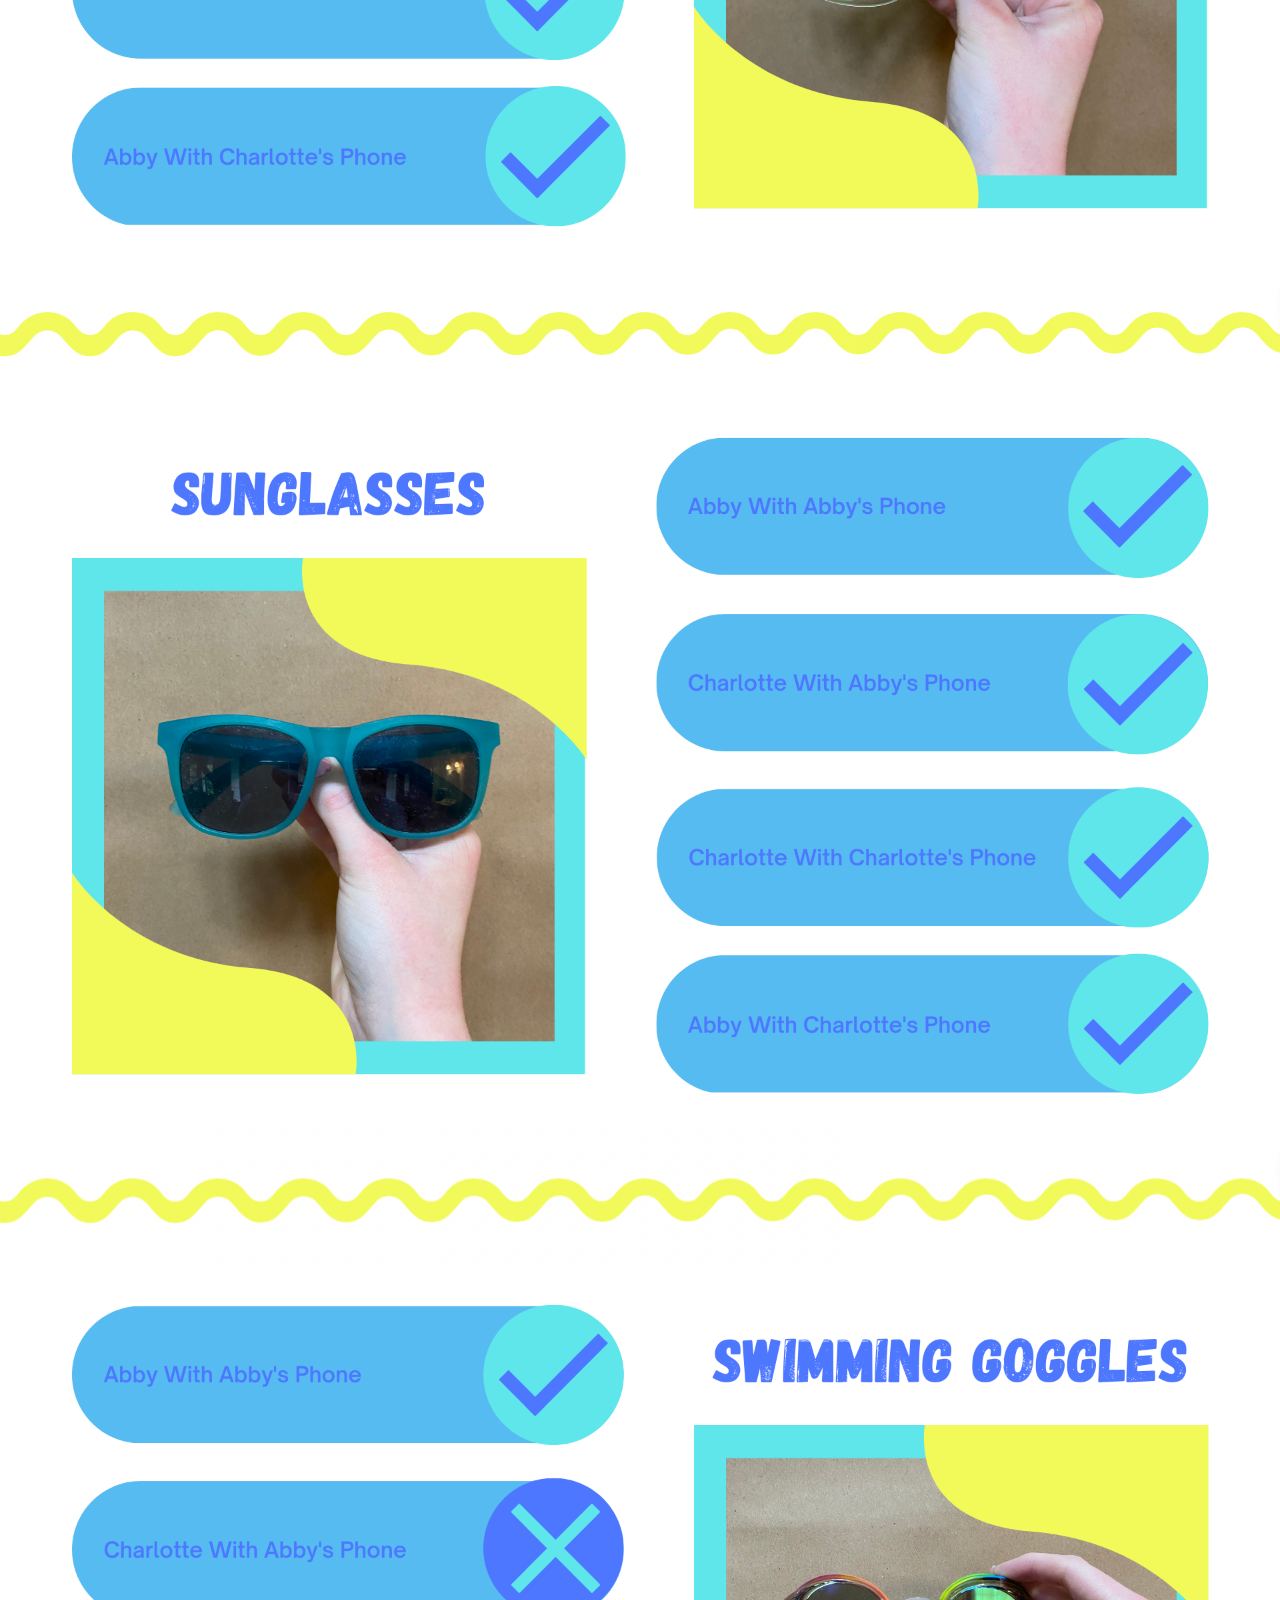
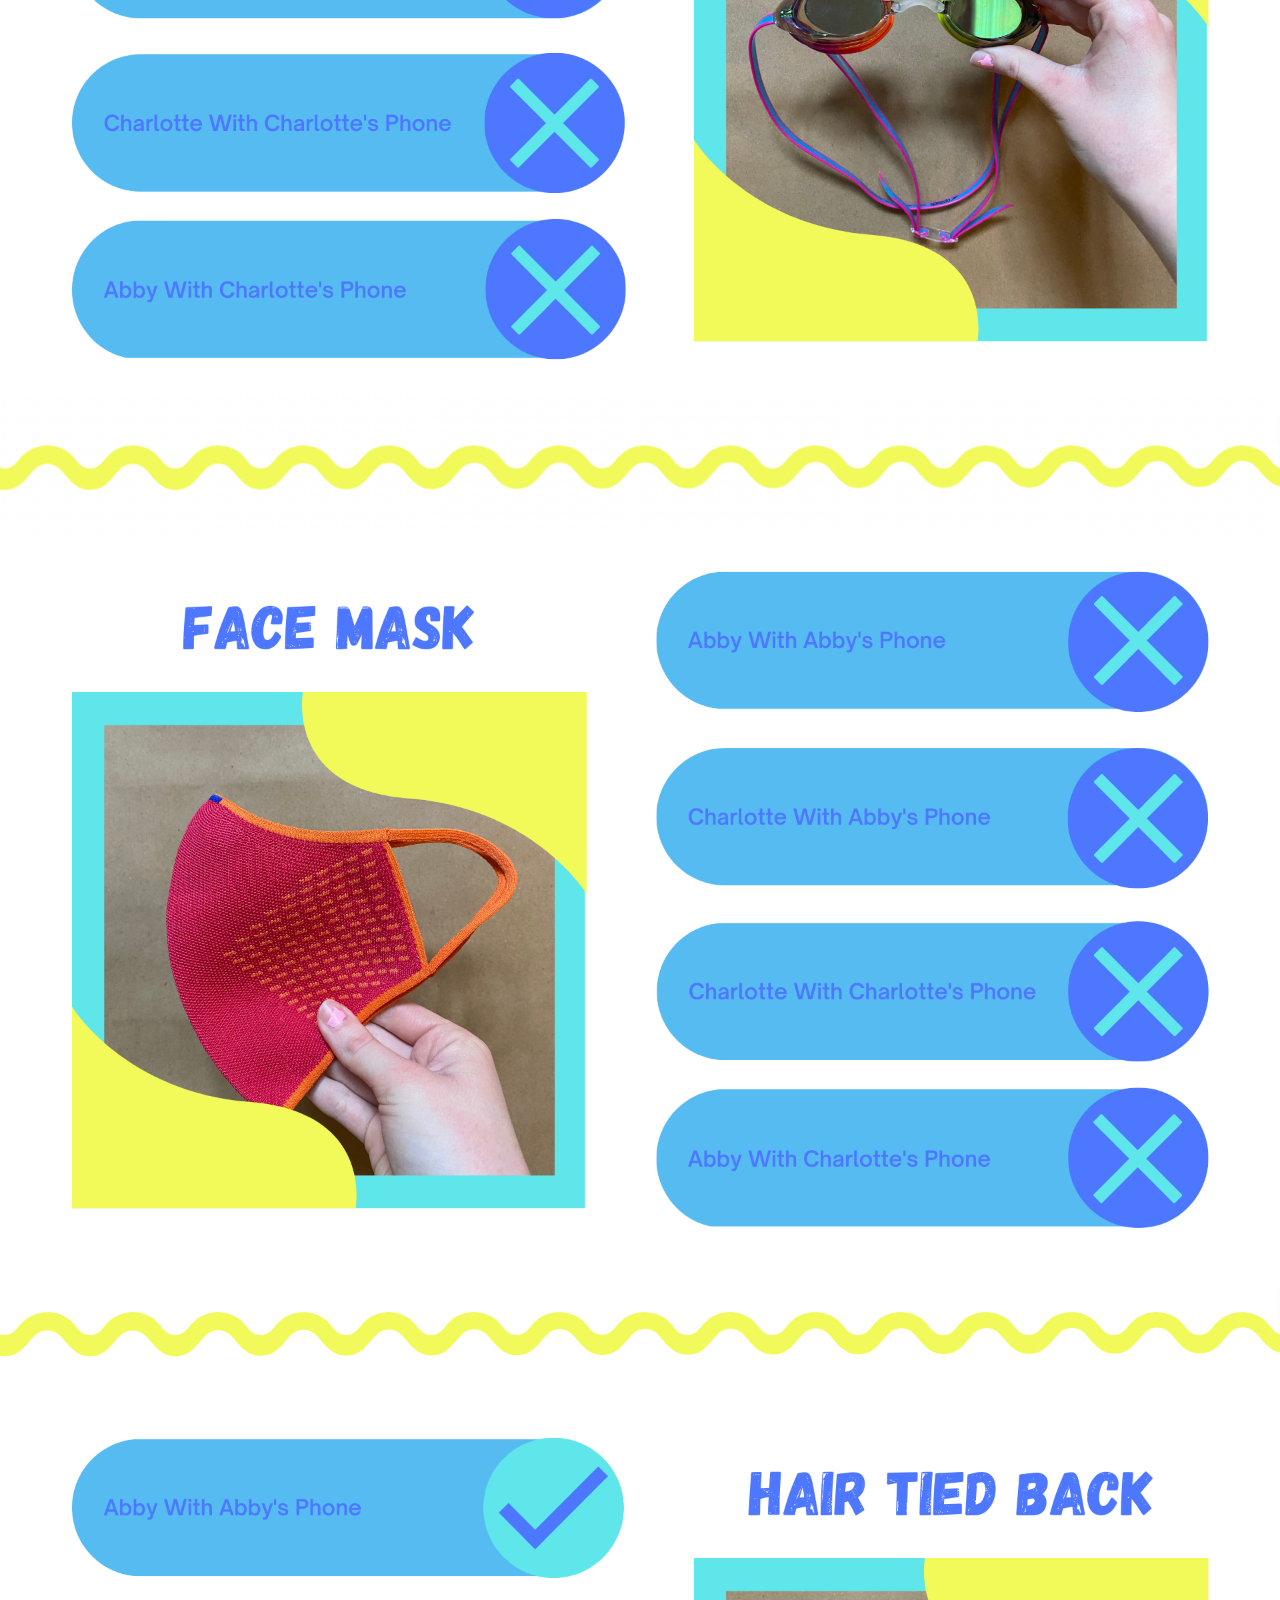
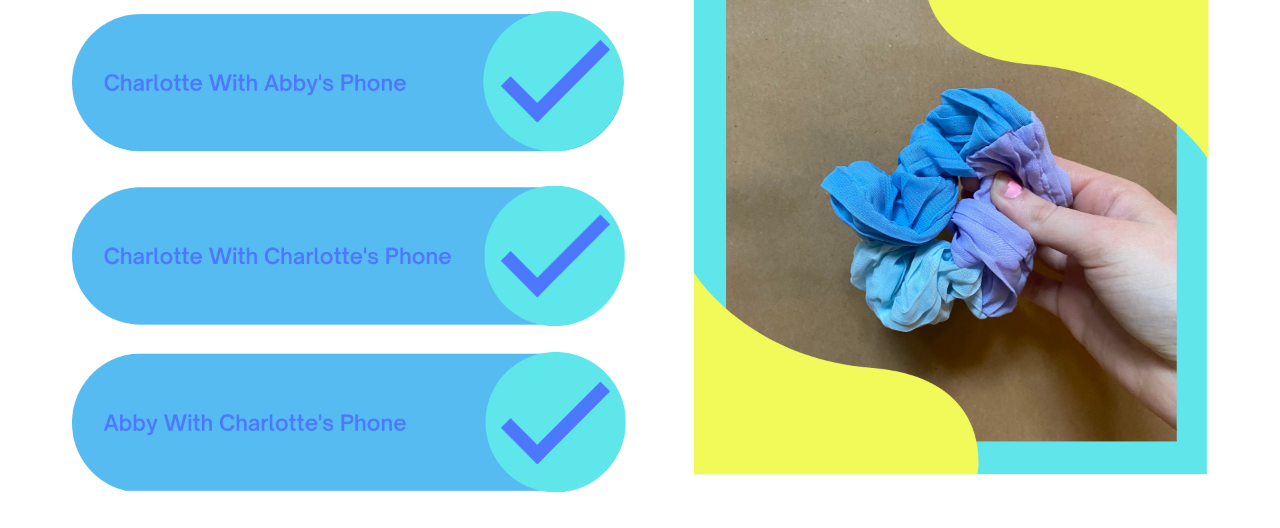
<file: ourStory.html>
<!DOCTYPE html>
<html>

<head>
  <meta charset="utf-8">
  <meta name="viewport" content="width=device-width, initial-scale=1">

  <!--Fav Icon-->
  <link rel="icon" href="assets/humanizeAIFace.png" type="image/png"/>
  
  <!--Tab Name-->
  <title>Humanize AI</title>
  
  <!--Link Stylesheet-->
  <link href="style.css" rel="stylesheet" type="text/css" />
  
  <!--Link Fonts-->
  <link rel="preconnect" href="https://fonts.googleapis.com">
  <link rel="preconnect" href="https://fonts.gstatic.com" crossorigin>
  <link href="https://fonts.googleapis.com/css2?family=Commissioner:wght@500&display=swap" rel="stylesheet">

  <!--Link Nav Bar Menu Icon-->
  <link rel="stylesheet" href="https://cdnjs.cloudflare.com/ajax/libs/font-awesome/4.7.0/css/font-awesome.min.css">
</head>

<body>
  <!--Nav Bar-->
  <div class="navBar" id="globalNavBar">
    <a class="hoverUnderlineAnimation" href="index.html">Facing Bias</a>
    <a class="hoverUnderlineAnimation" href="howItWorks.html">How It Works</a>
    <a class="hoverUnderlineAnimation" href="biasesInAI.html">Biases in AI</a>
    <a class="hoverUnderlineAnimation" href="improvingAI.html">Improving AI</a>
    <a class="hoverUnderlineAnimation" href="futureOfAI.html">Future Of AI</a>
    <a class="hoverUnderlineAnimation active" href="ourStory.html">Our Story</a>
    <a class="hoverUnderlineAnimation" href="community.html">Community</a>
    <a class="hoverUnderlineAnimation" href="solutions.html">Solutions</a>
    <a class="hoverUnderlineAnimation" href="careers.html">Careers</a>
    <a class="hoverUnderlineAnimation" href="references.html">References</a>
    <a href="javascript:void(0);" class="icon" onclick="adjustNavBar()">
      <i class="fa fa-bars"></i>
    </a>
  </div>
  
  <!--Header-->
  <img class="topImage" src="assets/ourStoryHeader.png" alt="Our Story" draggable="false">

  <!--Our Story Info-->
  <img src="assets/ourStory1.png" alt="Face ID is Not Twin Friendly" draggable="false">
  <img src="assets/ourStory2.png" alt="After mulling over potential topics to explore for Girls Who Code's Humanize Al challenge, we landed on facial recognition technologies. This topic is especially important to us since, as identical twins, Face ID is not able to distinguish between us. While this reality makes our devices less secure, our phones also do not give us our own identities. Just a couple of Google searches later we learned that we are not alone in this struggle, and blasted off on a mission to Humanize Al!" draggable="false">

  <!--Face ID Twin Test Video-->
  <div class="whiteBackground">
    <br>
      <video id="twinTestVideo" controls>
        <source src="twinTest.mp4" type="video/mp4">
      </video>
    <br>
    <br>
  </div>

  <!--Face Obstruction Testing-->
  <img src="assets/obstructionTestExplanation.png" alt="At-Home Experiment: Testing the Limits of Face ID. Face ID is most secure when it's set up for full-face recognition. You can use Face ID while wearing a mask if you have an iPhone 12 or later. (We both have iPhone 11s.) We tried blocking our faces with various objects to test Face ID's recognition competence. Out of curiosity, we also tried opening each other's phones with the same modifications." draggable="false">
  <img src="assets/obstructionTest1.png" alt="Heart Glasses: Abby With Abby's Phone (Yes), Charlotte With Abby's Phone (Yes), Charlotte With Charlotte's Phone (Yes), Abby With Charlotte's Phone (Yes)." draggable="false">
  <img src="assets/divider.png" draggable="false">
  <img src="assets/obstructionTest2.png" alt="Safety Glasses: Abby With Abby's Phone (Yes), Charlotte With Abby's Phone (Yes), Charlotte With Charlotte's Phone (Yes), Abby With Charlotte's Phone (Yes)." draggable="false">
  <img src="assets/divider.png" draggable="false">
  <img src="assets/obstructionTest3.png" alt="Sunglasses: Abby With Abby's Phone (Yes), Charlotte With Abby's Phone (Yes), Charlotte With Charlotte's Phone (Yes), Abby With Charlotte's Phone (Yes)." draggable="false">
  <img src="assets/divider.png" draggable="false">
  <img src="assets/obstructionTest4.png" alt="Swimming Goggles: Abby With Abby's Phone (Yes), Charlotte With Abby's Phone (No), Charlotte With Charlotte's Phone (No), Abby With Charlotte's Phone (No)." draggable="false">
  <img src="assets/divider.png" draggable="false">
  <img src="assets/obstructionTest5.png" alt="Face Mask: Abby With Abby's Phone (No), Charlotte With Abby's Phone (No), Charlotte With Charlotte's Phone (No), Abby With Charlotte's Phone (No)." draggable="false">
  <img src="assets/divider.png" draggable="false">
  <img src="assets/obstructionTest6.png" alt="Hair Tied Back: Abby With Abby's Phone (Yes), Charlotte With Abby's Phone (Yes), Charlotte With Charlotte's Phone (Yes), Abby With Charlotte's Phone (Yes)." draggable="false">

  <!--Link JavaScript File-->
  <script src="script.js"></script>
</body>

</html>
</file>
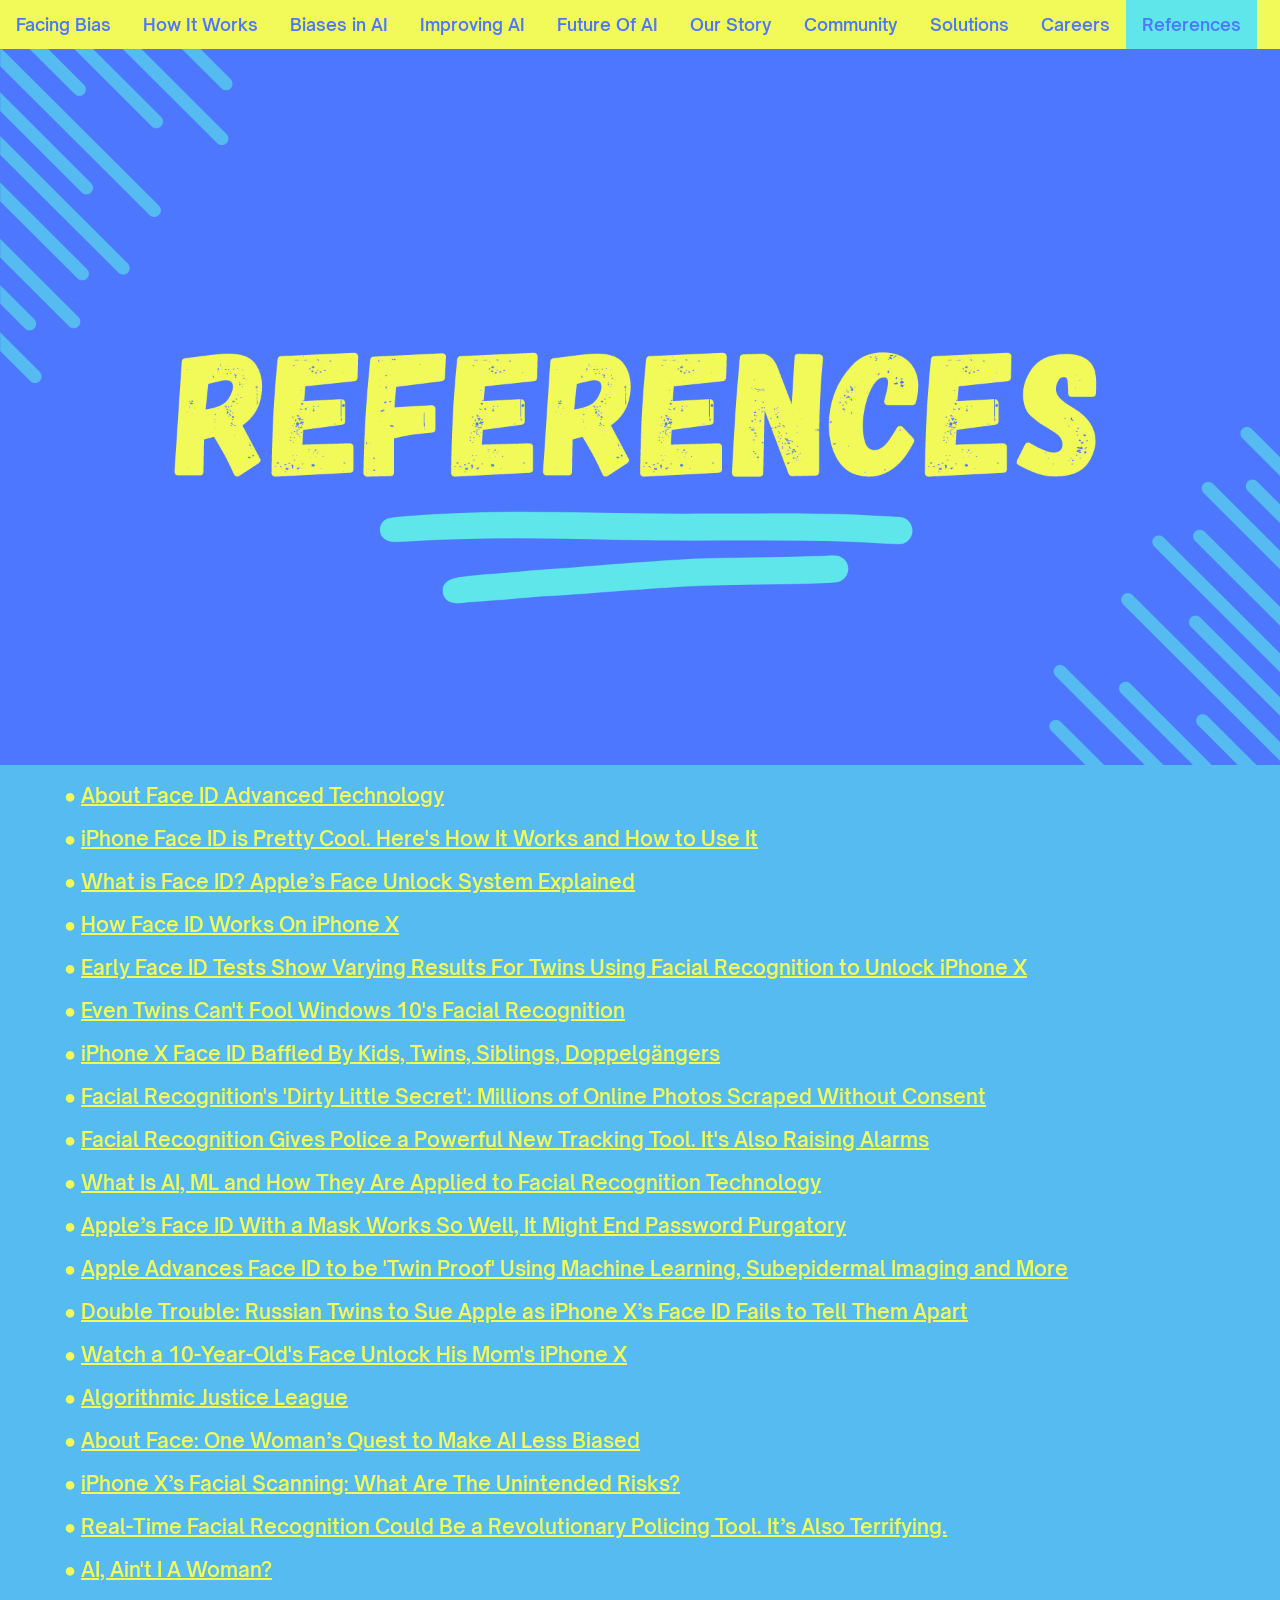
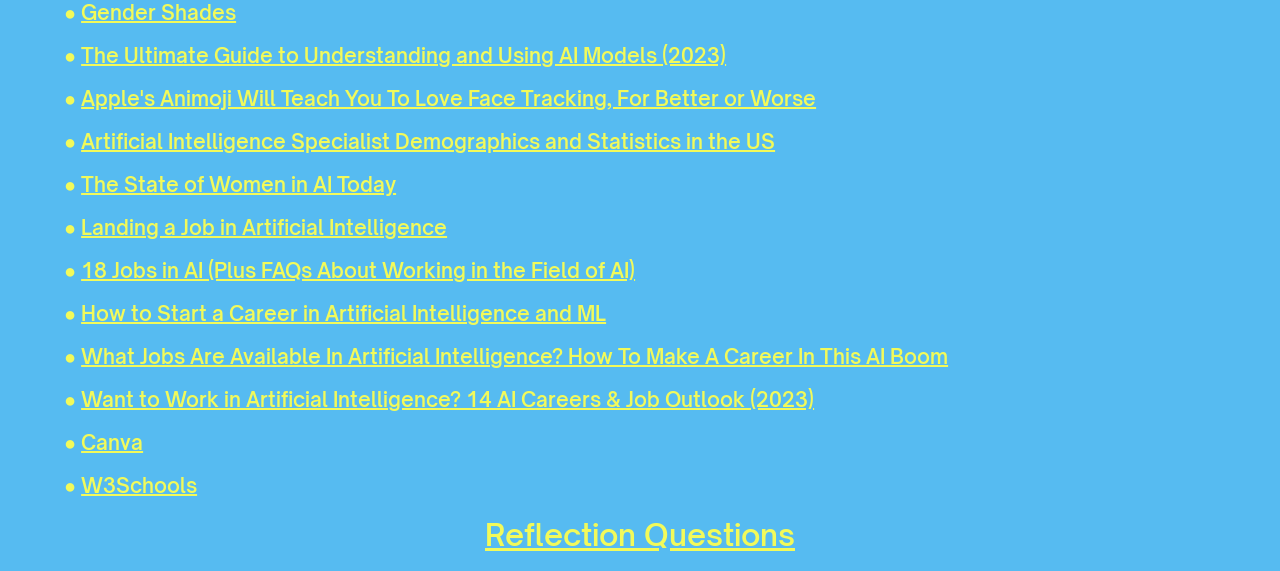
<file: references.html>
<!DOCTYPE html>
<html>

<head>
  <meta charset="utf-8">
  <meta name="viewport" content="width=device-width, initial-scale=1">

  <!--Fav Icon-->
  <link rel="icon" href="assets/humanizeAIFace.png" type="image/png"/>
  
  <!--Tab Name-->
  <title>Humanize AI</title>
  
  <!--Link Stylesheet-->
  <link href="style.css" rel="stylesheet" type="text/css" />
  
  <!--Link Fonts-->
  <link rel="preconnect" href="https://fonts.googleapis.com">
  <link rel="preconnect" href="https://fonts.gstatic.com" crossorigin>
  <link href="https://fonts.googleapis.com/css2?family=Commissioner:wght@500&display=swap" rel="stylesheet">

  <!--Link Nav Bar Menu Icon-->
  <link rel="stylesheet" href="https://cdnjs.cloudflare.com/ajax/libs/font-awesome/4.7.0/css/font-awesome.min.css">
</head>

<body>
  <!--Nav Bar-->
  <div class="navBar" id="globalNavBar">
    <a class="hoverUnderlineAnimation" href="index.html">Facing Bias</a>
    <a class="hoverUnderlineAnimation" href="howItWorks.html">How It Works</a>
    <a class="hoverUnderlineAnimation" href="biasesInAI.html">Biases in AI</a>
    <a class="hoverUnderlineAnimation" href="improvingAI.html">Improving AI</a>
    <a class="hoverUnderlineAnimation" href="futureOfAI.html">Future Of AI</a>
    <a class="hoverUnderlineAnimation" href="ourStory.html">Our Story</a>
    <a class="hoverUnderlineAnimation" href="community.html">Community</a>
    <a class="hoverUnderlineAnimation" href="solutions.html">Solutions</a>
    <a class="hoverUnderlineAnimation" href="careers.html">Careers</a>
    <a class="hoverUnderlineAnimation active" href="references.html">References</a>
    <a href="javascript:void(0);" class="icon" onclick="adjustNavBar()">
      <i class="fa fa-bars"></i>
    </a>
  </div>
  
  <!--Header-->
  <img class="topImage" src="assets/referencesHeader.png" alt="References" draggable="false">

  <!--Source Links-->
  <div id="sourcesBackground">
    <div id="sources">
      <br>
      <p class="sourceLink">● <a href="https://support.apple.com/en-us/HT208108" target="_blank">About Face ID Advanced Technology</a></p>
      <br>
      <p class="sourceLink">● <a href="https://www.cnet.com/tech/services-and-software/the-iphone-and-ipads-face-id-tech-is-pretty-darn-cool-heres-how-it-works-and-how-to-use-it/" target="_blank">iPhone Face ID is Pretty Cool. Here's How It Works and How to Use It</a></p>
      <br>
      <p class="sourceLink">● <a href="https://www.trustedreviews.com/explainer/what-is-face-id-apple-unlock-3286453" target="_blank">What is Face ID? Apple’s Face Unlock System Explained</a></p>
      <br>
      <p class="sourceLink">● <a href="https://www.forbes.com/sites/jvchamary/2017/09/16/how-face-id-works-apple-iphone-x/?sh=55c4b1ac624d" target="_blank">How Face ID Works On iPhone X</a></p>
      <br>
      <p class="sourceLink">● <a href="https://9to5mac.com/2017/10/31/face-id-twins/" target="_blank">Early Face ID Tests Show Varying Results For Twins Using Facial Recognition to Unlock iPhone X</a></p>
      <br>
      <p class="sourceLink">● <a href="https://mashable.com/archive/windows-hello-twins#P81sr5k4O8qZ" target="_blank">Even Twins Can't Fool Windows 10's Facial Recognition</a></p>
      <br>
      <p class="sourceLink">● <a href="https://nakedsecurity.sophos.com/2017/09/29/iphone-x-face-id-baffled-by-kids-twins-siblings-doppelgangers/" target="_blank">iPhone X Face ID Baffled By Kids, Twins, Siblings, Doppelgängers</a></p>
      <br>
      <p class="sourceLink">● <a href="https://www.nbcnews.com/tech/internet/facial-recognition-s-dirty-little-secret-millions-online-photos-scraped-n981921" target="_blank">Facial Recognition's 'Dirty Little Secret': Millions of Online Photos Scraped Without Consent</a></p>
      <br>
      <p class="sourceLink">● <a href="https://www.nbcnews.com/news/us-news/facial-recognition-gives-police-powerful-new-tracking-tool-it-s-n894936" target="_blank">Facial Recognition Gives Police a Powerful New Tracking Tool. It's Also Raising Alarms</a></p>
      <br>
      <p class="sourceLink">● <a href="https://www.suneratech.com/blog/ai-ml-and-how-they-are-applied-to-facial-recognition-technology/" target="_blank">What Is AI, ML and How They Are Applied to Facial Recognition Technology</a></p>
      <br>
      <p class="sourceLink">● <a href="https://www.theverge.com/2022/2/2/22912677/apple-face-id-mask-update-ios-15-4-beta-hands-on-impressions" target="_blank">Apple’s Face ID With a Mask Works So Well, It Might End Password Purgatory</a></p>
      <br>
      <p class="sourceLink">● <a href="https://www.patentlyapple.com/2019/03/apple-advances-face-id-to-be-twin-proof-using-machine-learning-subepidermal-imaging-and-more.html" target="_blank">Apple Advances Face ID to be 'Twin Proof' Using Machine Learning, Subepidermal Imaging and More</a></p>
      <br>
      <p class="sourceLink">● <a href="https://tass.com/society/987629?utm_source=google.com&utm_medium=organic&utm_campaign=google.com&utm_referrer=google.com" target="_blank">Double Trouble: Russian Twins to Sue Apple as iPhone X’s Face ID Fails to Tell Them Apart</a></p>
      <br>
      <p class="sourceLink">● <a href="https://www.wired.com/story/10-year-old-face-id-unlocks-mothers-iphone-x/" target="_blank">Watch a 10-Year-Old's Face Unlock His Mom's iPhone X</a></p>
      <br>
      <p class="sourceLink">● <a href="https://www.ajl.org" target="_blank">Algorithmic Justice League</a></p>
      <br>
      <p class="sourceLink">● <a href="https://www.nbcnews.com/better/video/about-face-one-woman-s-quest-to-make-ai-less-biased-1436205635783" target="_blank">About Face: One Woman’s Quest to Make AI Less Biased</a></p>
      <br>
      <p class="sourceLink">● <a href="https://www.nbcnews.com/mach/video/iphone-x-s-facial-scanning-what-are-the-unintended-risks-1087368259779" target="_blank">iPhone X’s Facial Scanning: What Are The Unintended Risks?</a></p>
      <br>
      <p class="sourceLink">● <a href="https://www.nbcnews.com/mach/video/facial-recognition-and-law-enforcement-are-we-ready-1287395907530" target="_blank">Real-Time Facial Recognition Could Be a Revolutionary Policing Tool. It’s Also Terrifying.</a></p>
      <br>
      <p class="sourceLink">● <a href="https://www.youtube.com/watch?v=QxuyfWoVV98" target="_blank">AI, Ain't I A Woman?</a></p>
      <br>
      <p class="sourceLink">● <a href="https://www.youtube.com/watch?v=TWWsW1w-BVo" target="_blank">Gender Shades</a></p>
      <br>
      <p class="sourceLink">● <a href="https://viso.ai/deep-learning/ml-ai-models/" target="_blank">The Ultimate Guide to Understanding and Using AI Models (2023)</a></p>
      <br>
      <p class="sourceLink">● <a href="https://www.wired.com/story/apple-animoji-face-tracking/" target="_blank">Apple's Animoji Will Teach You To Love Face Tracking, For Better or Worse</a></p>
      <br>
      <p class="sourceLink">● <a href="https://www.zippia.com/artificial-intelligence-specialist-jobs/demographics/" target="_blank">Artificial Intelligence Specialist Demographics and Statistics in the US</a></p>
      <br>
      <p class="sourceLink">● <a href="https://www2.deloitte.com/us/en/pages/consulting/articles/state-of-women-in-ai-today.html" target="_blank">The State of Women in AI Today</a></p>
      <br>
      <p class="sourceLink">● <a href="https://www.computerscience.org/resources/landing-a-job-in-artificial-intelligence/" target="_blank">Landing a Job in Artificial Intelligence</a></p>
      <br>
      <p class="sourceLink">● <a href="https://www.indeed.com/career-advice/finding-a-job/jobs-in-ai" target="_blank">18 Jobs in AI (Plus FAQs About Working in the Field of AI)</a></p>
      <br>
      <p class="sourceLink">● <a href="https://drexel.edu/cci/academics/masters-programs/ms-in-artificial-intelligence-machine-learning/careers/" target="_blank">How to Start a Career in Artificial Intelligence and ML</a></p>
      <br>
      <p class="sourceLink">● <a href="https://www.forbes.com/sites/qai/2023/01/15/what-jobs-are-available-in-artificial-intelligence-how-to-make-a-career-in-this-ai-boom/?sh=59fa396e8ab0" target="_blank">What Jobs Are Available In Artificial Intelligence? How To Make A Career In This AI Boom</a></p>
      <br>
      <p class="sourceLink">● <a href="https://onlinedegrees.sandiego.edu/artificial-intelligence-jobs/" target="_blank">Want to Work in Artificial Intelligence? 14 AI Careers & Job Outlook (2023)</a></p>
      <br>
      <p class="sourceLink">● <a href="https://www.canva.com" target="_blank">Canva</a></p>
      <br>
      <p class="sourceLink">● <a href="https://www.w3schools.com" target="_blank">W3Schools</a></p>
      <br>
      <p id="reflectionLink" class="sourceLink"><a href="https://docs.google.com/document/d/1c-zNeStbIa7KryLdFRE2-x19uyZncM7E_ytX70pi6XI/edit?usp=sharing" target="_blank">Reflection Questions</a></p>
      <br>
    </div>
  </div>
    
  <!--Link JavaScript File-->
  <script src="script.js"></script>
</body>

</html>
</file>
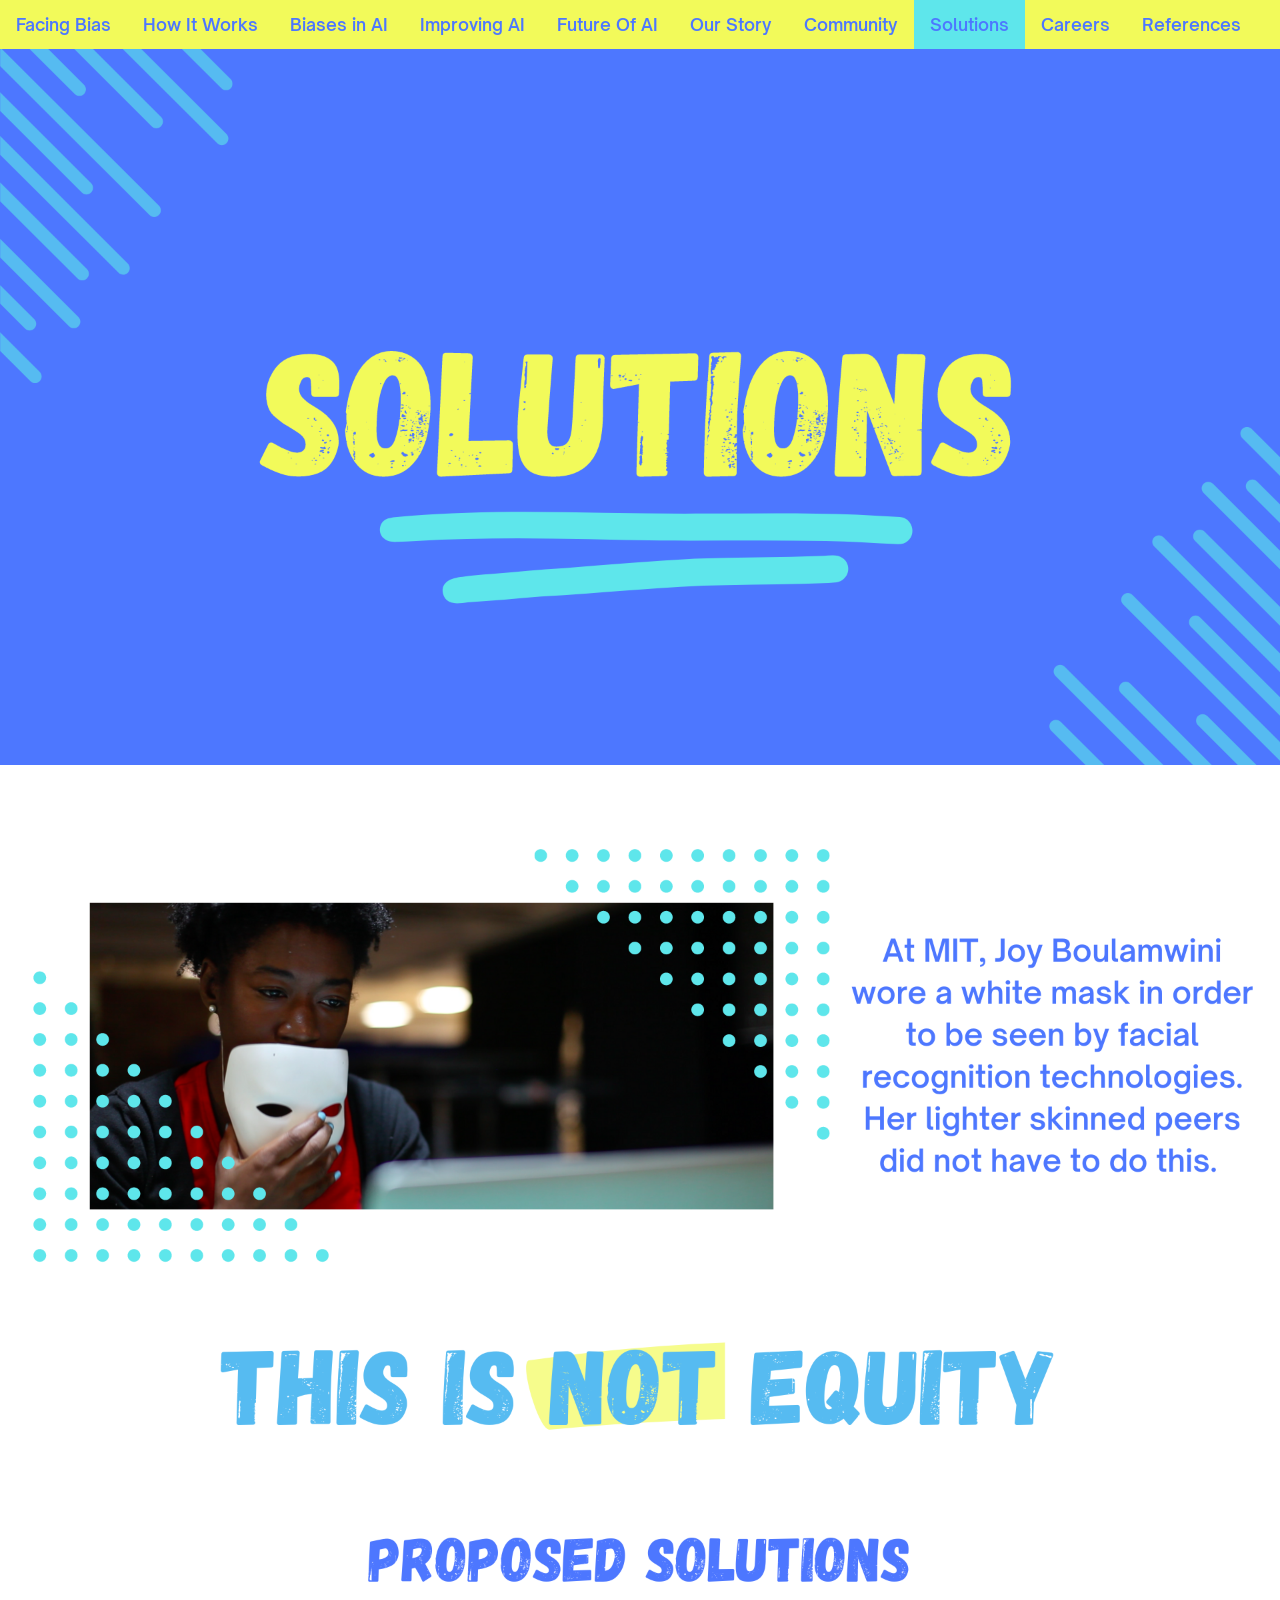
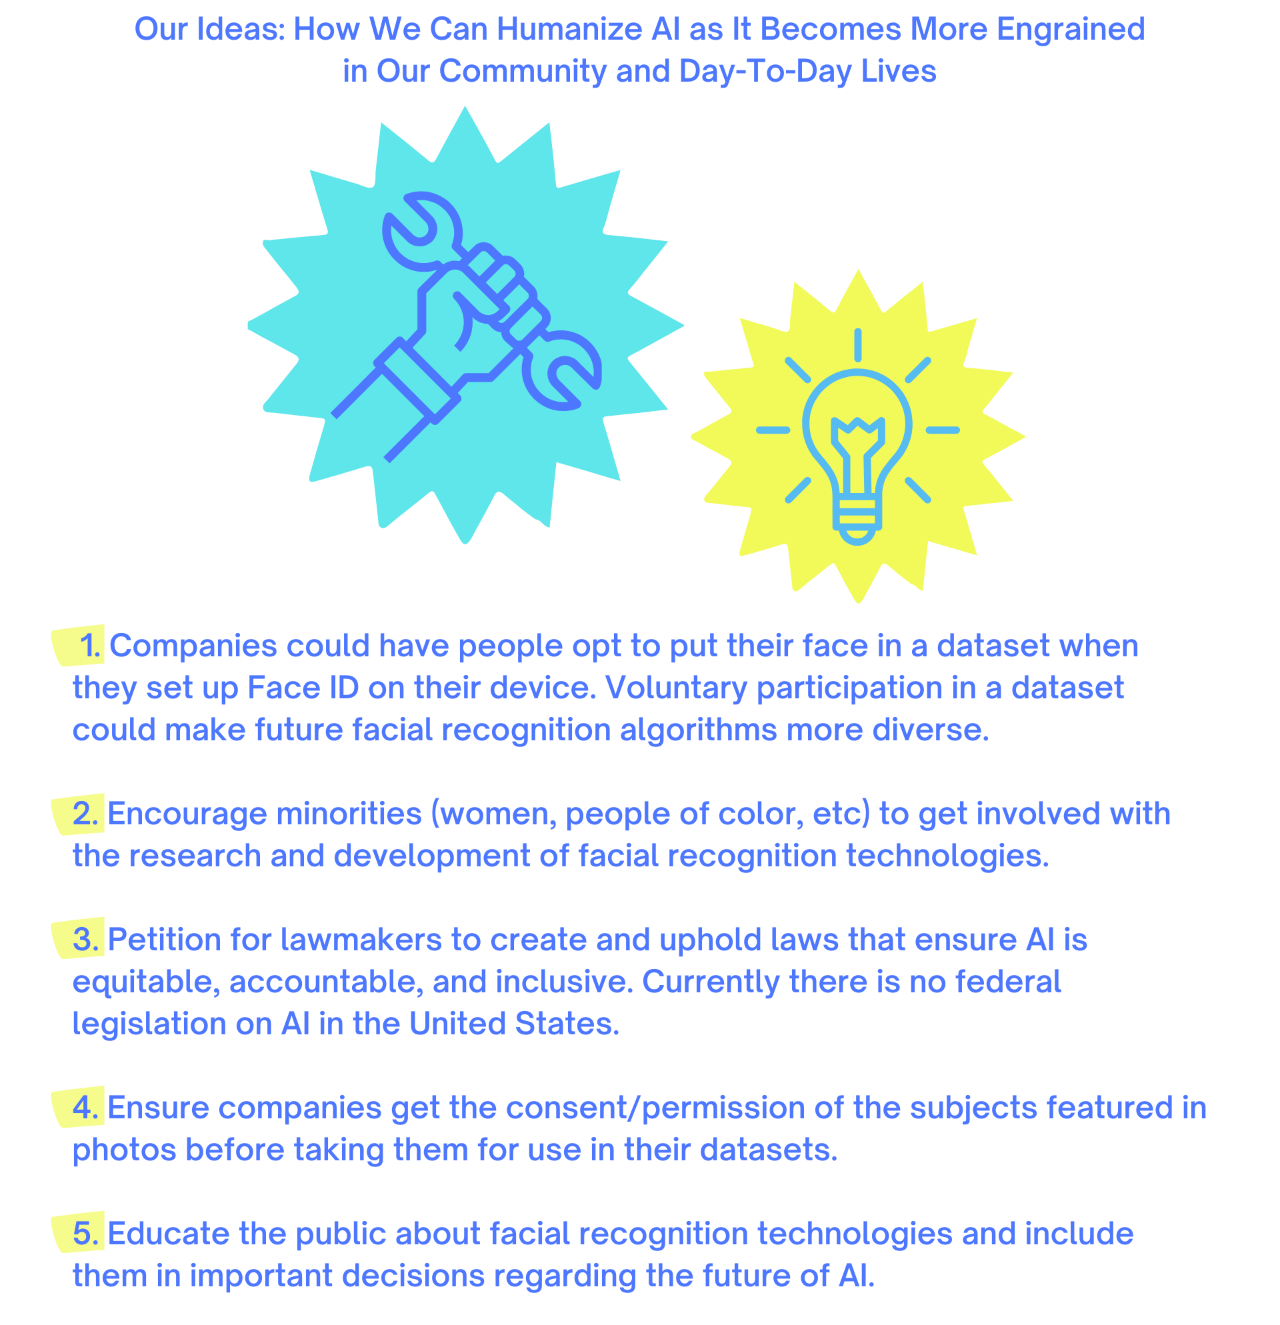
<file: solutions.html>
<!DOCTYPE html>
<html>

<head>
  <meta charset="utf-8">
  <meta name="viewport" content="width=device-width, initial-scale=1">

  <!--Fav Icon-->
  <link rel="icon" href="assets/humanizeAIFace.png" type="image/png"/>
  
  <!--Tab Name-->
  <title>Humanize AI</title>
  
  <!--Link Stylesheet-->
  <link href="style.css" rel="stylesheet" type="text/css" />
  
  <!--Link Fonts-->
  <link rel="preconnect" href="https://fonts.googleapis.com">
  <link rel="preconnect" href="https://fonts.gstatic.com" crossorigin>
  <link href="https://fonts.googleapis.com/css2?family=Commissioner:wght@500&display=swap" rel="stylesheet">

  <!--Link Nav Bar Menu Icon-->
  <link rel="stylesheet" href="https://cdnjs.cloudflare.com/ajax/libs/font-awesome/4.7.0/css/font-awesome.min.css">
</head>

<body>
  <!--Nav Bar-->
  <div class="navBar" id="globalNavBar">
    <a class="hoverUnderlineAnimation" href="index.html">Facing Bias</a>
    <a class="hoverUnderlineAnimation" href="howItWorks.html">How It Works</a>
    <a class="hoverUnderlineAnimation" href="biasesInAI.html">Biases in AI</a>
    <a class="hoverUnderlineAnimation" href="improvingAI.html">Improving AI</a>
    <a class="hoverUnderlineAnimation" href="futureOfAI.html">Future Of AI</a>
    <a class="hoverUnderlineAnimation" href="ourStory.html">Our Story</a>
    <a class="hoverUnderlineAnimation" href="community.html">Community</a>
    <a class="hoverUnderlineAnimation active" href="solutions.html">Solutions</a>
    <a class="hoverUnderlineAnimation" href="careers.html">Careers</a>
    <a class="hoverUnderlineAnimation" href="references.html">References</a>
    <a href="javascript:void(0);" class="icon" onclick="adjustNavBar()">
      <i class="fa fa-bars"></i>
    </a>
  </div>
  
  <!--Header-->
  <img class="topImage" src="assets/solutionsHeader.png" alt="Solutions" draggable="false">

  <!--Joy With a Mask-->
  <img src="assets/joyMask.png" alt="At MIT, Joy Boulamwini wore a white mask in order to be seen by facial
recognition technologies. Her lighter skinned peers did not have to do this. This is NOT equity!" draggable="false">

  <!--Proposed Solutions-->
  <img src="assets/proposedSolutions1.png" alt="Proposed Solutions: Our Ideas: How We Can Humanize Al as It Becomes More Engrained in Our Community and Day-To-Day Lives" draggable="false">
  <img src="assets/proposedSolutions2.png" alt="1. Companies could have people opt to put their face in a dataset when they set up Face ID on their device. Voluntary participation in a dataset could make future facial recognition algorithms more diverse. 2. Encourage minorities (women, people of color, etc) to get involved with the research and development of facial recognition technologies.3. Petition for lawmakers to create and uphold laws that ensure Al is equitable, accountable, and inclusive. Currently there is no federal legislation on Al in the United States. 4. Ensure companies get the consent/permission of the subjects featured in photos before taking them for use in their datasets. 5. Educate the public about facial recognition technologies and include them in important decisions regarding the future of Al." draggable="false">
  
  <!--Link JavaScript File-->
  <script src="script.js"></script>
</body>

</html>
</file>
<file: style.css>
/*Style HTML*/
html {
  height: 100%;
  width: 100%;
}

/*Style Everything*/
* {
  padding: 0;
  margin: 0;
  background-color: #4d77ff;
}

/*Style Images*/
img {
  width: 100%;
  height: auto;
  display: block;
  padding: 0;
  margin: 0;
  pointer-events: none;
  user-drag: none;  
  user-select: none;
  -moz-user-select: none;
  -webkit-user-drag: none;
  -webkit-user-select: none;
  -ms-user-select: none;
}

/*Style Nav Bar*/
/*Style All Elements With the Class navBar*/
.navBar {
  position: fixed;
  overflow: hidden;
  background-color: #f2fa5a;
  top: 0;
  width: 100%;
}

/*Style Nav Bar Links*/
.navBar a {
  float: left;
  display: block;
  color: #4d77ff;
  background-color: #f2fa5a;
  text-align: center;
  padding: 14px 16px;
  text-decoration: none;
  font-size: 17px;
  font-family: 'Open Sauce', sans-serif;
}

/*Style Nav Bar Links on Hover*/
.navBar a:hover {
  background-color: #4d77ff;
  color: #f2fa5a;
}

/*Style Active Nav Bar Links*/
.navBar a.active {
  background-color: #5EE6EB;
  color: #4d77ff;
}

/*Style Nav Bar Icon*/
.navBar .icon {
  display: none; 
  background-color: #4d77ff;
  color: #f2fa5a;
}

/*Style Nav Bar to be Responsive*/
@media screen and (max-width: 1275px /*Was 600px*/) {
  .navBar a:not(:first-child) {display: none;}
  .navBar a.icon {
    float: right;
    display: block;
  }
}

@media screen and (max-width: 1275px /*Was 600px*/) {
  .navBar.responsive {position: sticky;}
  .navBar.responsive .icon {
    position: absolute;
    right: 0;
    top: 0;
  }
  .navBar.responsive a {
    float: none;
    display: block;
    text-align: left;
  }
}

/*Remove Margin Between Nav Bar and First Image*/
@media screen and (max-width: 1275px /*Was 600px*/) {
  .navBar {
    margin-bottom: -45px;
  }
  #home {
    background-color: #f2fa5a;
    color: #4d77ff;
  }
  #home:hover {
    background-color: #4d77ff;
    color: #f2fa5a;
  }
}

/*Style hoverUnderlineAnimation*/
.hoverUnderlineAnimation {
  display: inline-block;
  position: relative;
}

.hoverUnderlineAnimation:after {
  content: '';
  position: absolute;
  width: 100%;
  transform: scaleX(0);
  height: 3px;
  bottom: 0;
  left: 0;
  background-color: #5EE6EB;
  transform-origin: bottom center;
  transition: transform 0.25s ease-out;
}

.hoverUnderlineAnimation:hover:after {
  transform: scaleX(1);
  transform-origin: bottom center;
}

/*Style All Elements With the Class topImage*/
.topImage {
  margin-top: 45px;
}

/*Add Fonts*/
/*Add Open Sauce Semi Bold Font*/
@font-face {
  font-family: 'Open Sauce';
  src: url('Open Sauce SemiBold.ttf');
}

/*Add Gagalin Font*/
@font-face {
  font-family: 'Gagalin';
  src: url('Gagalin-Regular.otf');
}

/*Style Twin Test Video*/
#twinTestVideo {
  margin-right: auto;
  margin-left: auto;
  display: block;
  width: 75%;
  height: auto;
  border: solid #f2fa5a 8px;
}

/*Style All Elements With the Class whiteBackground*/
.whiteBackground {
  background-color: #ffffff;
}

/*Style All Elements With the Id sourceLink*/
.sourceLink {
  font-family: 'Open Sauce', sans-serif;
  color: #f2fa5a;
  font-size: 20px;
  background-color: #56bbf1;
}

/*Style Links*/
a {
  color: #f2fa5a;
  background-color: #56bbf1;
}

/*Style All Elements With the Id sources*/
#sources {
  background-color: #56bbf1;
  margin-left: 5%;
  margin-right: 5%;
}

/*Style All Elements With the Id sourcesBackground*/
#sourcesBackground {
  background-color: #56bbf1;
}

/*Style All Elements With the Id reflectionLink*/
#reflectionLink {
  margin-right: auto;
  margin-left: auto;
  display: block;
  text-align: center;
  font-size: 30px;
}

/*Make References Text Smaller*/
@media screen and (max-width: 600px) {
  .sourceLink {
    font-size: 17px;
  }
  #reflectionLink {
    font-size: 25px;
  }
}
</file>
